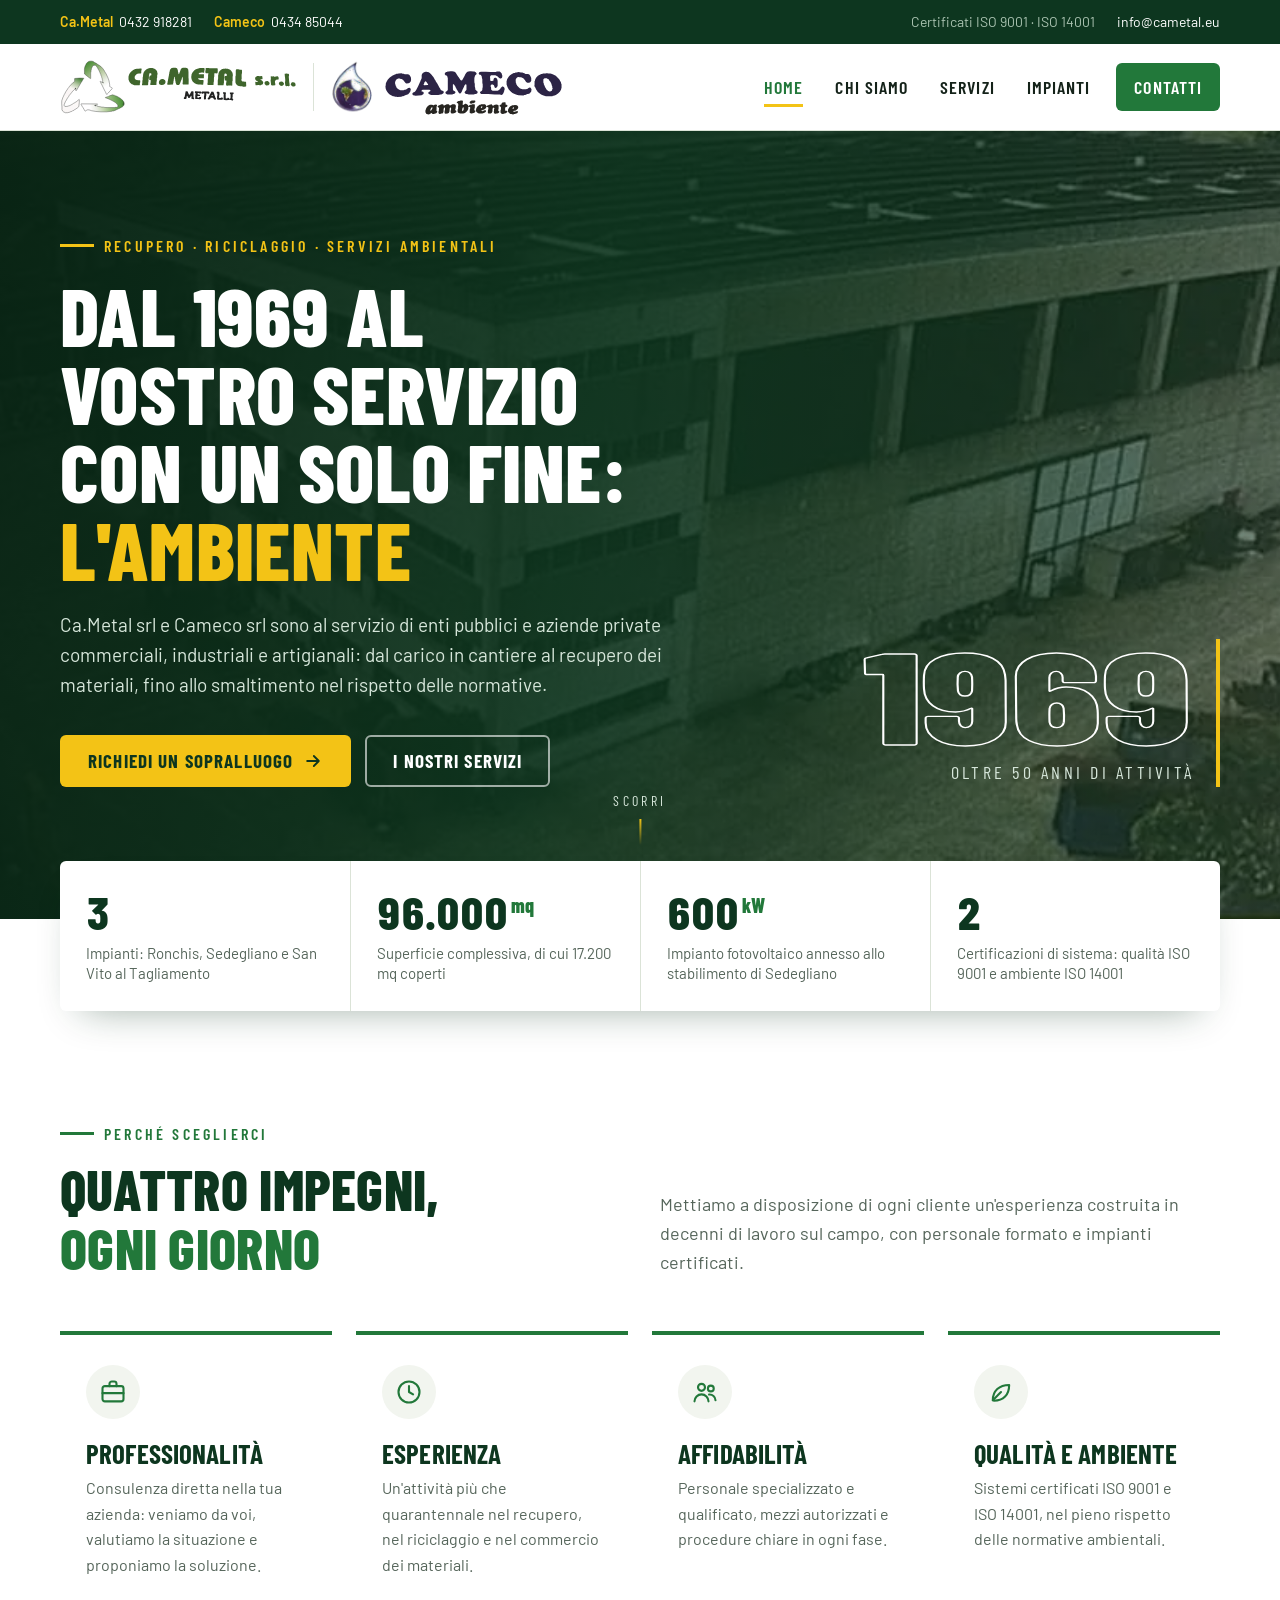
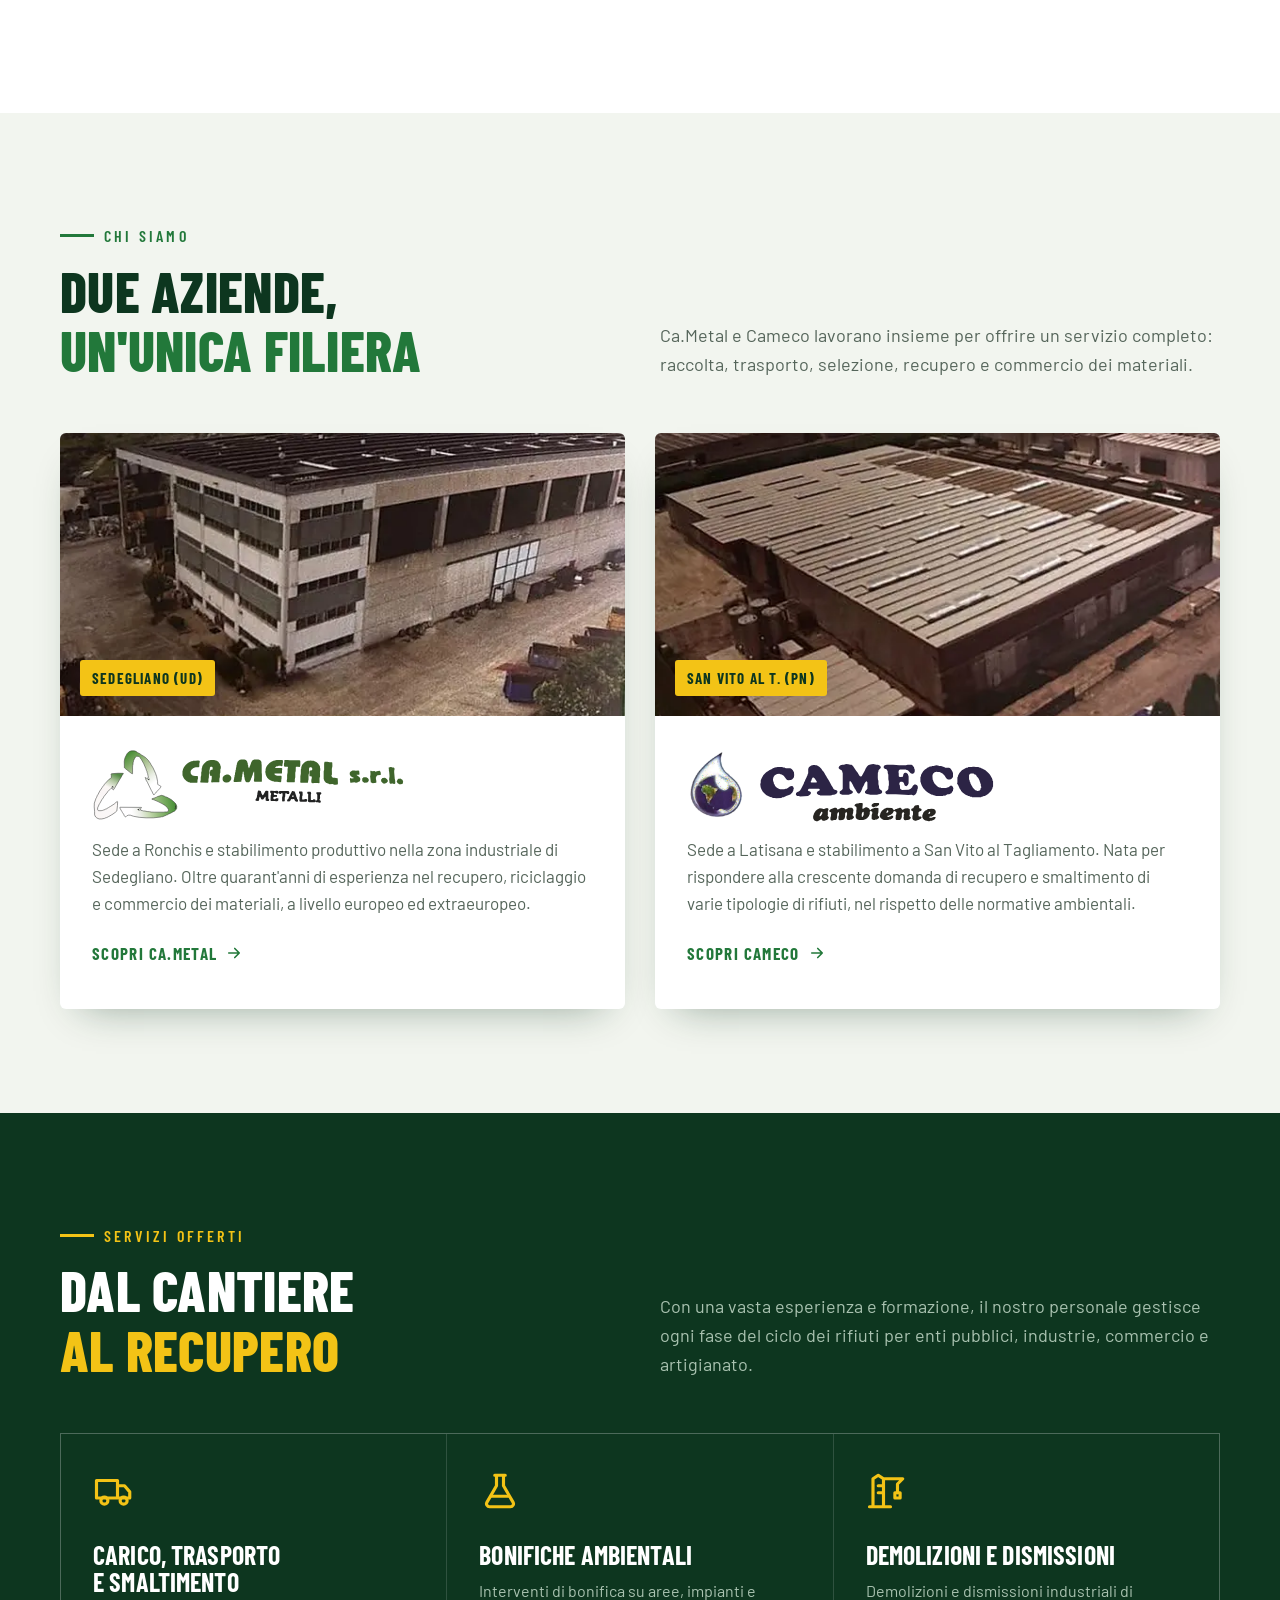
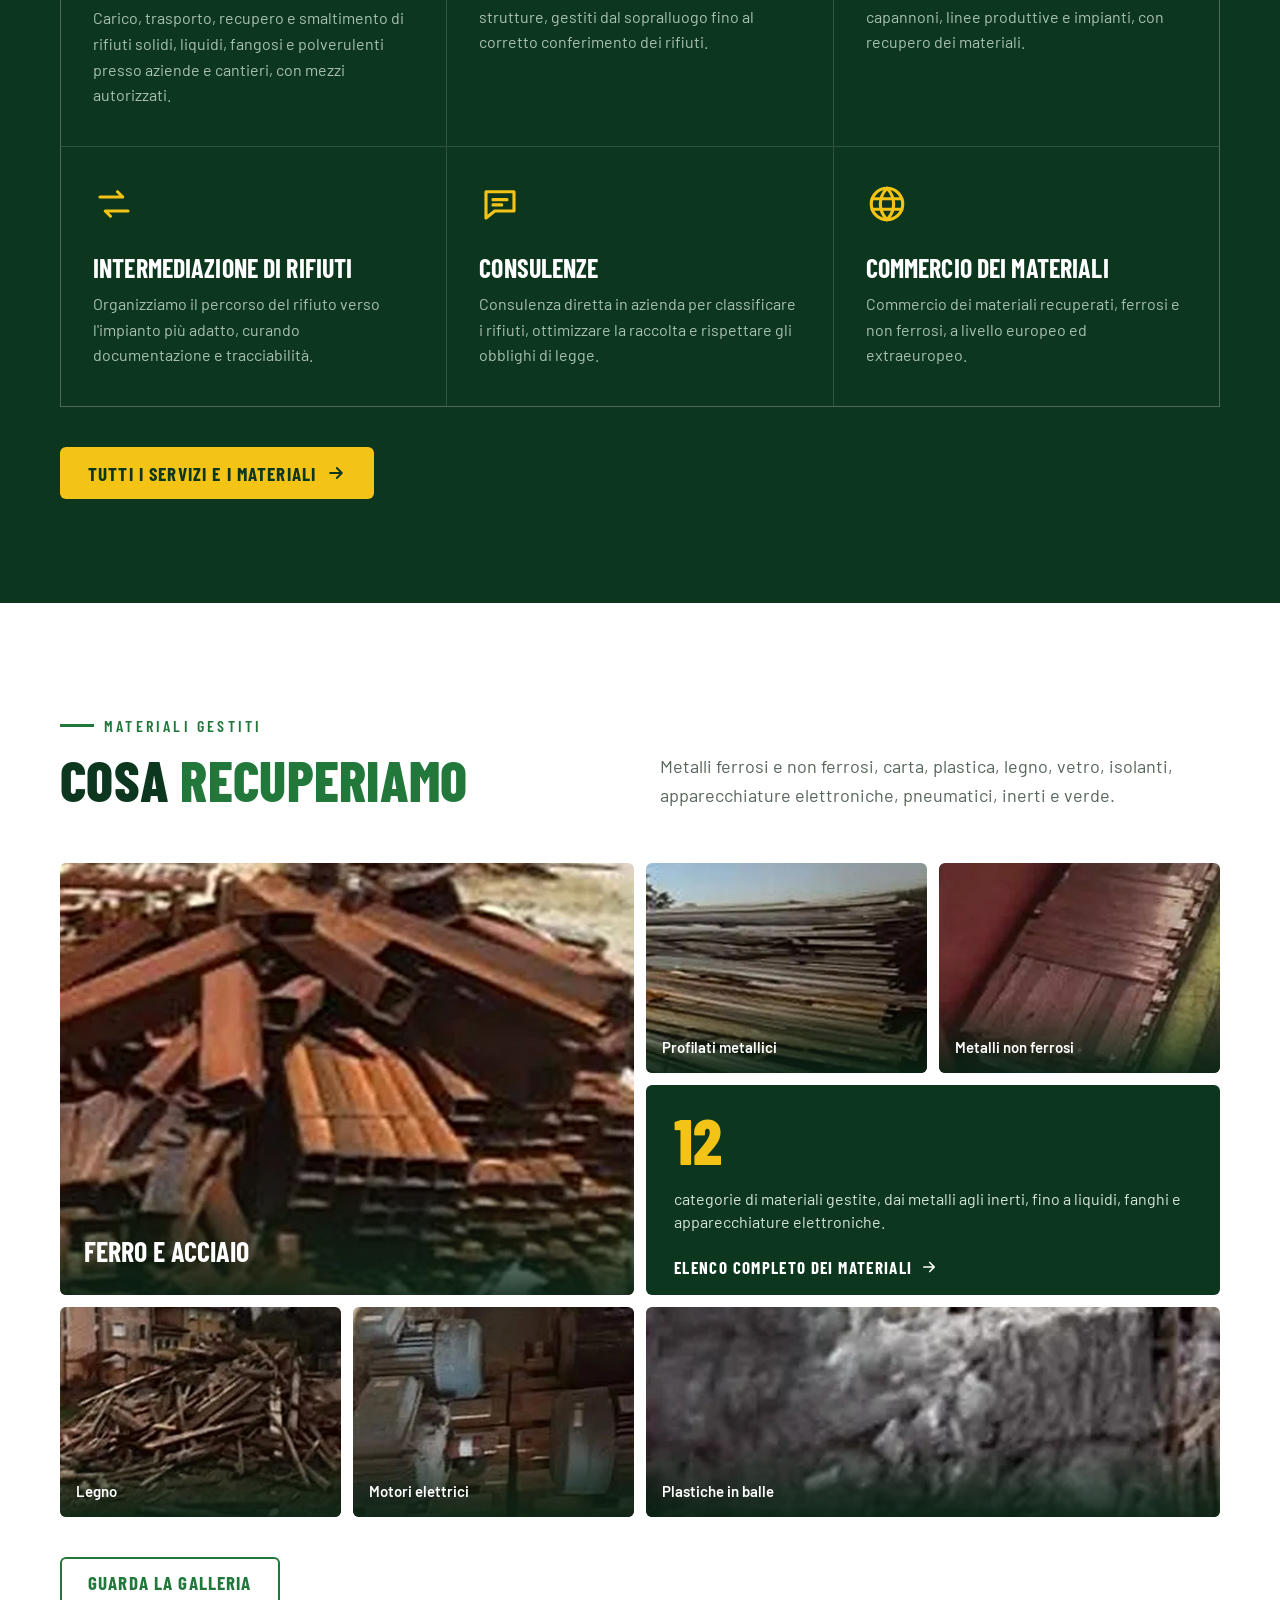
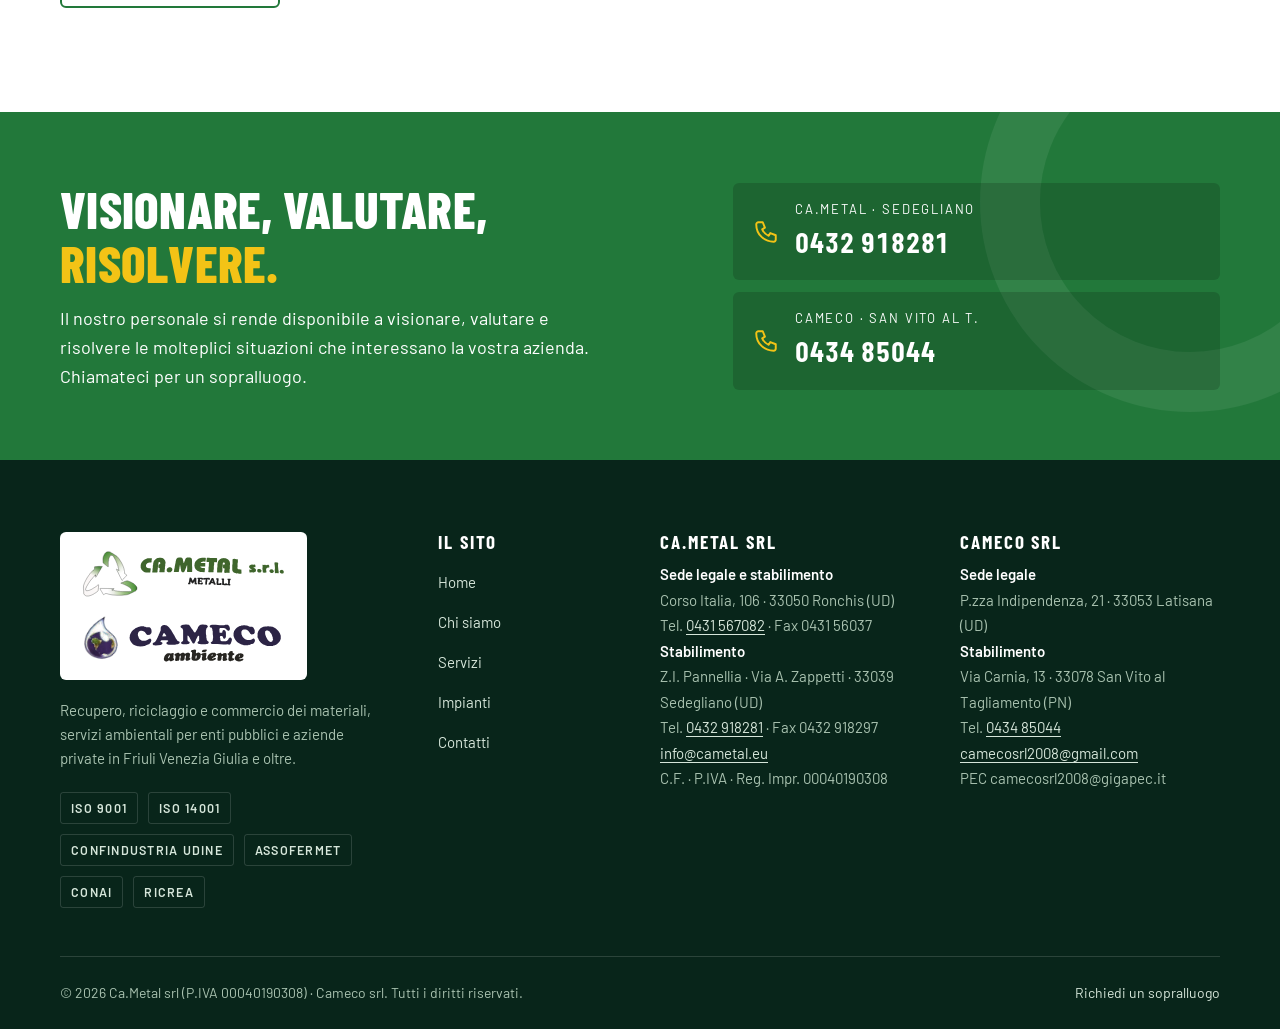
<file: index.html>
<!doctype html>
<html lang="it">
<head>
<meta charset="utf-8">
<meta name="viewport" content="width=device-width, initial-scale=1, viewport-fit=cover">
<title>Ca.Metal & Cameco | Recupero metalli e servizi ambientali in Friuli</title>
<meta name="description" content="Ca.Metal srl e Cameco srl: dal 1969 recupero, riciclaggio e commercio di metalli, raccolta e smaltimento rifiuti, bonifiche e demolizioni industriali. Impianti a Sedegliano (UD) e San Vito al Tagliamento (PN).">
<meta property="og:title" content="Ca.Metal & Cameco | Recupero metalli e servizi ambientali in Friuli">
<meta property="og:description" content="Ca.Metal srl e Cameco srl: dal 1969 recupero, riciclaggio e commercio di metalli, raccolta e smaltimento rifiuti, bonifiche e demolizioni industriali. Impianti a Sedegliano (UD) e San Vito al Tagliamento (PN).">
<meta property="og:type" content="website">
<meta property="og:image" content="impianto-sedegliano.webp">
<meta name="theme-color" content="#0d361f">
<link rel="icon" href="favicon.svg" type="image/svg+xml">
<link rel="preconnect" href="https://fonts.googleapis.com"><link rel="preconnect" href="https://fonts.gstatic.com" crossorigin><link rel="preload" as="style" href="https://fonts.googleapis.com/css2?family=Barlow+Condensed:wght@500;600;700;800&family=Barlow:wght@400;500;600&display=swap"><link rel="stylesheet" href="https://fonts.googleapis.com/css2?family=Barlow+Condensed:wght@500;600;700;800&family=Barlow:wght@400;500;600&display=swap" media="print" onload="this.media='all'"><noscript><link rel="stylesheet" href="https://fonts.googleapis.com/css2?family=Barlow+Condensed:wght@500;600;700;800&family=Barlow:wght@400;500;600&display=swap"></noscript>
<link rel="preload" as="image" href="impianto-sedegliano.webp" fetchpriority="high">
<link rel="stylesheet" href="style.css">
<script type="application/ld+json">
{"@context":"https://schema.org","@graph":[
 {"@type":"Organization","name":"Ca.Metal srl","url":"https://www.cametal.eu","email":"info@cametal.eu","telephone":"+39 0431 567082","faxNumber":"+39 0431 56037","vatID":"IT00040190308","taxID":"00040190308",
   "address":{"@type":"PostalAddress","streetAddress":"Corso Italia, 106","postalCode":"33050","addressLocality":"Ronchis","addressRegion":"UD","addressCountry":"IT"},
   "foundingDate":"1969"},
 {"@type":"Organization","name":"Cameco srl","email":"camecosrl2008@gmail.com","telephone":"+39 0434 85044",
   "address":{"@type":"PostalAddress","streetAddress":"Piazza Indipendenza, 21","postalCode":"33053","addressLocality":"Latisana","addressRegion":"UD","addressCountry":"IT"}}
]}
</script>
</head>
<body>
<a class="skip" href="#main">Vai al contenuto</a>
<div class="topbar">
  <div class="wrap">
    <div class="tb-group">
      <span><b>Ca.Metal</b><a href="tel:+390432918281">0432 918281</a></span>
      <span><b>Cameco</b><a href="tel:+39043485044">0434 85044</a></span>
    </div>
    <div class="tb-group">
      <span class="tb-hide">Certificati ISO 9001 · ISO 14001</span>
      <a href="mailto:info@cametal.eu">info@cametal.eu</a>
    </div>
  </div>
</div>
<header class="header">
  <div class="wrap">
    <a class="brand" href="index.html" aria-label="Ca.Metal e Cameco, vai alla home">
      <img class="logo-cm" src="logo-cametal-h.svg" alt="Ca.Metal s.r.l. Metalli" width="685" height="162">
      <span class="brand-sep" aria-hidden="true"></span>
      <img class="logo-cc" src="logo-cameco-h.svg" alt="Cameco ambiente" width="500" height="120">
    </a>
    <button class="menu-toggle" aria-label="Apri il menu" aria-expanded="false" aria-controls="nav"><span></span><span></span><span></span></button>
    <nav class="nav" id="nav" aria-label="Menu principale">
      <ul>
        <li><a href="index.html" aria-current="page">Home</a></li><li><a href="chi-siamo.html">Chi siamo</a></li><li><a href="servizi.html">Servizi</a></li><li><a href="impianti.html">Impianti</a></li>
        <li class="nav-cta"><a href="contatti.html">Contatti</a></li>
      </ul>
    </nav>
  </div>
</header>
<main id="main">

<section class="hero">
  <div class="wrap">
    <div>
      <span class="eyebrow">Recupero · Riciclaggio · Servizi ambientali</span>
      <h1><span class="hero-line">Dal 1969 al vostro servizio</span><span class="hero-line">con un solo fine:</span><span class="hero-line">l'ambiente</span></h1>
      <p class="lead">Ca.Metal srl e Cameco srl sono al servizio di enti pubblici e aziende private commerciali, industriali e artigianali: dal carico in cantiere al recupero dei materiali, fino allo smaltimento nel rispetto delle normative.</p>
      <div class="actions">
        <a class="btn btn-signal" href="contatti.html">Richiedi un sopralluogo <svg viewBox="0 0 24 24" fill="none" stroke="currentColor" stroke-width="2.2" stroke-linecap="round" stroke-linejoin="round" aria-hidden="true"><path d="M5 12h14M13 6l6 6-6 6"/></svg></a>
        <a class="btn btn-ghost" href="servizi.html">I nostri servizi</a>
      </div>
    </div>
    <div class="since"><svg viewBox="0 0 384 130" aria-hidden="true"><text x="2" y="122" textLength="380" lengthAdjust="spacingAndGlyphs">1969</text></svg><small>Oltre 50 anni di attività</small></div>
  </div>
  <a class="scroll-cue" href="#numeri" aria-label="Scorri ai numeri chiave">Scorri<i></i></a>
</section>

<section class="stats" id="numeri">
  <div class="wrap">
    <div class="stats-grid">
      <div class="stat"><div class="num">3</div><div class="lbl">Impianti: Ronchis, Sedegliano e San Vito al Tagliamento</div></div>
      <div class="stat"><div class="num">96.000<sup>mq</sup></div><div class="lbl">Superficie complessiva, di cui 17.200 mq coperti</div></div>
      <div class="stat"><div class="num">600<sup>kW</sup></div><div class="lbl">Impianto fotovoltaico annesso allo stabilimento di Sedegliano</div></div>
      <div class="stat"><div class="num">2</div><div class="lbl">Certificazioni di sistema: qualità ISO 9001 e ambiente ISO 14001</div></div>
    </div>
  </div>
</section>

<section class="section">
  <div class="wrap">
    <div class="sec-head">
      <div><span class="eyebrow on-light">Perché sceglierci</span><h2>Quattro impegni, <span>ogni giorno</span></h2></div>
      <p>Mettiamo a disposizione di ogni cliente un'esperienza costruita in decenni di lavoro sul campo, con personale formato e impianti certificati.</p>
    </div>
    <div class="values"><article class="value reveal"><div class="ico"><svg viewBox="0 0 24 24" fill="none" stroke="currentColor" stroke-width="1.8" stroke-linecap="round" stroke-linejoin="round" aria-hidden="true"><rect x="3" y="7" width="18" height="13" rx="2"/><path d="M9 7V5a2 2 0 0 1 2-2h2a2 2 0 0 1 2 2v2M3 13h18"/></svg></div><h3>Professionalità</h3><p>Consulenza diretta nella tua azienda: veniamo da voi, valutiamo la situazione e proponiamo la soluzione.</p></article><article class="value reveal"><div class="ico"><svg viewBox="0 0 24 24" fill="none" stroke="currentColor" stroke-width="1.8" stroke-linecap="round" stroke-linejoin="round" aria-hidden="true"><circle cx="12" cy="12" r="9"/><path d="M12 7v5l3.5 2"/></svg></div><h3>Esperienza</h3><p>Un'attività più che quarantennale nel recupero, nel riciclaggio e nel commercio dei materiali.</p></article><article class="value reveal"><div class="ico"><svg viewBox="0 0 24 24" fill="none" stroke="currentColor" stroke-width="1.8" stroke-linecap="round" stroke-linejoin="round" aria-hidden="true"><circle cx="9" cy="8" r="3"/><path d="M3 20a6 6 0 0 1 12 0"/><circle cx="17" cy="9" r="2.5"/><path d="M15.5 14.2A5 5 0 0 1 21 19"/></svg></div><h3>Affidabilità</h3><p>Personale specializzato e qualificato, mezzi autorizzati e procedure chiare in ogni fase.</p></article><article class="value reveal"><div class="ico"><svg viewBox="0 0 24 24" fill="none" stroke="currentColor" stroke-width="1.8" stroke-linecap="round" stroke-linejoin="round" aria-hidden="true"><path d="M5 19c0-8 5.5-13 14-13 0 8.5-5 13.5-13 13.5"/><path d="M5 19l7-7"/></svg></div><h3>Qualità e ambiente</h3><p>Sistemi certificati ISO 9001 e ISO 14001, nel pieno rispetto delle normative ambientali.</p></article></div>
  </div>
</section>

<section class="section alt">
  <div class="wrap">
    <div class="sec-head">
      <div><span class="eyebrow on-light">Chi siamo</span><h2>Due aziende, <span>un'unica filiera</span></h2></div>
      <p>Ca.Metal e Cameco lavorano insieme per offrire un servizio completo: raccolta, trasporto, selezione, recupero e commercio dei materiali.</p>
    </div>
    <div class="companies">
      <article class="company reveal">
        <div class="ph"><img width="600" height="325" src="impianto-sedegliano-600.webp" srcset="impianto-sedegliano-600.webp 600w, impianto-sedegliano.webp 900w" sizes="(max-width: 920px) 92vw, 560px" alt="Vista aerea dello stabilimento Ca.Metal di Sedegliano" loading="lazy"><span class="tag">Sedegliano (UD)</span></div>
        <div class="body">
          <h3 class="logo-title"><img src="logo-cametal-h.svg" alt="Ca.Metal s.r.l. Metalli" width="685" height="162" loading="lazy"></h3>
          <p>Sede a Ronchis e stabilimento produttivo nella zona industriale di Sedegliano. Oltre quarant'anni di esperienza nel recupero, riciclaggio e commercio dei materiali, a livello europeo ed extraeuropeo.</p>
          <a class="more" href="chi-siamo.html#cametal">Scopri Ca.Metal <svg viewBox="0 0 24 24" fill="none" stroke="currentColor" stroke-width="2.2" stroke-linecap="round" stroke-linejoin="round" aria-hidden="true"><path d="M5 12h14M13 6l6 6-6 6"/></svg></a>
        </div>
      </article>
      <article class="company reveal">
        <div class="ph"><img width="600" height="335" src="impianto-san-vito-600.webp" srcset="impianto-san-vito-600.webp 600w, impianto-san-vito.webp 900w" sizes="(max-width: 920px) 92vw, 560px" alt="Vista aerea dello stabilimento Cameco di San Vito al Tagliamento" loading="lazy"><span class="tag">San Vito al T. (PN)</span></div>
        <div class="body">
          <h3 class="logo-title"><img src="logo-cameco-h.svg" alt="Cameco ambiente" width="500" height="120" loading="lazy"></h3>
          <p>Sede a Latisana e stabilimento a San Vito al Tagliamento. Nata per rispondere alla crescente domanda di recupero e smaltimento di varie tipologie di rifiuti, nel rispetto delle normative ambientali.</p>
          <a class="more" href="chi-siamo.html#cameco">Scopri Cameco <svg viewBox="0 0 24 24" fill="none" stroke="currentColor" stroke-width="2.2" stroke-linecap="round" stroke-linejoin="round" aria-hidden="true"><path d="M5 12h14M13 6l6 6-6 6"/></svg></a>
        </div>
      </article>
    </div>
  </div>
</section>

<section class="section dark">
  <div class="wrap">
    <div class="sec-head">
      <div><span class="eyebrow">Servizi offerti</span><h2>Dal cantiere <span>al recupero</span></h2></div>
      <p>Con una vasta esperienza e formazione, il nostro personale gestisce ogni fase del ciclo dei rifiuti per enti pubblici, industrie, commercio e artigianato.</p>
    </div>
    <div class="services"><article class="service reveal"><div class="ico"><svg viewBox="0 0 24 24" fill="none" stroke="currentColor" stroke-width="1.8" stroke-linecap="round" stroke-linejoin="round" aria-hidden="true"><path d="M2 6h12v10H2zM14 9h4l3 3.5V16h-7z"/><circle cx="6.5" cy="17.5" r="2"/><circle cx="17.5" cy="17.5" r="2"/></svg></div><h3>Carico, trasporto e smaltimento</h3><p>Carico, trasporto, recupero e smaltimento di rifiuti solidi, liquidi, fangosi e polverulenti presso aziende e cantieri, con mezzi autorizzati.</p></article><article class="service reveal"><div class="ico"><svg viewBox="0 0 24 24" fill="none" stroke="currentColor" stroke-width="1.8" stroke-linecap="round" stroke-linejoin="round" aria-hidden="true"><path d="M9 3h6M10 3v6L4.5 18.5A1.7 1.7 0 0 0 6 21h12a1.7 1.7 0 0 0 1.5-2.5L14 9V3"/><path d="M7 15h10"/></svg></div><h3>Bonifiche ambientali</h3><p>Interventi di bonifica su aree, impianti e strutture, gestiti dal sopralluogo fino al corretto conferimento dei rifiuti.</p></article><article class="service reveal"><div class="ico"><svg viewBox="0 0 24 24" fill="none" stroke="currentColor" stroke-width="1.8" stroke-linecap="round" stroke-linejoin="round" aria-hidden="true"><path d="M4 21V5l3-2 3 2v16M2 21h12M10 5h11l-3 3M7 9h3M7 13h3M18 8v5"/><path d="M16.5 13h3v3h-3z"/></svg></div><h3>Demolizioni e dismissioni</h3><p>Demolizioni e dismissioni industriali di capannoni, linee produttive e impianti, con recupero dei materiali.</p></article><article class="service reveal"><div class="ico"><svg viewBox="0 0 24 24" fill="none" stroke="currentColor" stroke-width="1.8" stroke-linecap="round" stroke-linejoin="round" aria-hidden="true"><path d="M4 8h13l-3-3M20 16H7l3 3"/></svg></div><h3>Intermediazione di rifiuti</h3><p>Organizziamo il percorso del rifiuto verso l'impianto più adatto, curando documentazione e tracciabilità.</p></article><article class="service reveal"><div class="ico"><svg viewBox="0 0 24 24" fill="none" stroke="currentColor" stroke-width="1.8" stroke-linecap="round" stroke-linejoin="round" aria-hidden="true"><path d="M4 5h16v11H9l-5 4z"/><path d="M8 9.5h8M8 12.5h5"/></svg></div><h3>Consulenze</h3><p>Consulenza diretta in azienda per classificare i rifiuti, ottimizzare la raccolta e rispettare gli obblighi di legge.</p></article><article class="service reveal"><div class="ico"><svg viewBox="0 0 24 24" fill="none" stroke="currentColor" stroke-width="1.8" stroke-linecap="round" stroke-linejoin="round" aria-hidden="true"><circle cx="12" cy="12" r="9"/><path d="M3.5 9h17M3.5 15h17M12 3c2.5 2.6 3.8 5.6 3.8 9S14.5 18.4 12 21c-2.5-2.6-3.8-5.6-3.8-9S9.5 5.6 12 3z"/></svg></div><h3>Commercio dei materiali</h3><p>Commercio dei materiali recuperati, ferrosi e non ferrosi, a livello europeo ed extraeuropeo.</p></article></div>
    <div class="after-grid"><a class="btn btn-signal" href="servizi.html">Tutti i servizi e i materiali <svg viewBox="0 0 24 24" fill="none" stroke="currentColor" stroke-width="2.2" stroke-linecap="round" stroke-linejoin="round" aria-hidden="true"><path d="M5 12h14M13 6l6 6-6 6"/></svg></a></div>
  </div>
</section>

<section class="section">
  <div class="wrap">
    <div class="sec-head">
      <div><span class="eyebrow on-light">Materiali gestiti</span><h2>Cosa <span>recuperiamo</span></h2></div>
      <p>Metalli ferrosi e non ferrosi, carta, plastica, legno, vetro, isolanti, apparecchiature elettroniche, pneumatici, inerti e verde.</p>
    </div>
    <div class="bento">
      <figure class="b-wide b-tall reveal"><img width="480" height="415" src="ferro.webp" alt="Rottami di ferro e acciaio" loading="lazy"><figcaption>Ferro e acciaio</figcaption></figure>
      <figure class="reveal"><img width="480" height="469" src="profilati.webp" alt="Profilati metallici" loading="lazy"><figcaption>Profilati metallici</figcaption></figure>
      <figure class="reveal"><img width="480" height="459" src="metalli-misti.webp" alt="Lastre di metalli non ferrosi" loading="lazy"><figcaption>Metalli non ferrosi</figcaption></figure>
      <div class="b-text b-wide reveal">
        <div class="row"><b>12</b><p>categorie di materiali gestite, dai metalli agli inerti, fino a liquidi, fanghi e apparecchiature elettroniche.</p></div>
        <a href="servizi.html#materiali">Elenco completo dei materiali <svg viewBox="0 0 24 24" fill="none" stroke="currentColor" stroke-width="2.2" stroke-linecap="round" stroke-linejoin="round" aria-hidden="true"><path d="M5 12h14M13 6l6 6-6 6"/></svg></a>
      </div>
      <figure class="reveal"><img width="480" height="455" src="legno.webp" alt="Legno da recupero" loading="lazy"><figcaption>Legno</figcaption></figure>
      <figure class="reveal"><img width="480" height="445" src="motori-elettrici.webp" alt="Motori elettrici dismessi" loading="lazy"><figcaption>Motori elettrici</figcaption></figure>
      <figure class="b-wide reveal"><img width="480" height="383" src="imballaggi.webp" alt="Plastiche pressate in balle" loading="lazy"><figcaption>Plastiche in balle</figcaption></figure>
    </div>
    <div class="after-grid"><a class="btn btn-outline" href="impianti.html#galleria">Guarda la galleria</a></div>
  </div>
</section>

<section class="cta-band">
  <div class="wrap">
    <div class="reveal">
      <h2>Visionare, valutare, <span>risolvere.</span></h2>
      <p>Il nostro personale si rende disponibile a visionare, valutare e risolvere le molteplici situazioni che interessano la vostra azienda. Chiamateci per un sopralluogo.</p>
    </div>
    <div class="cta-phones reveal">
      <a class="cta-phone" href="tel:+390432918281"><svg viewBox="0 0 24 24" fill="none" stroke="currentColor" stroke-width="1.8" stroke-linecap="round" stroke-linejoin="round" aria-hidden="true"><path d="M5 3h4l2 5-2.5 1.5a11 11 0 0 0 6 6L16 13l5 2v4a2 2 0 0 1-2 2A16 16 0 0 1 3 5a2 2 0 0 1 2-2z"/></svg><span><small>Ca.Metal · Sedegliano</small><b>0432 918281</b></span></a>
      <a class="cta-phone" href="tel:+39043485044"><svg viewBox="0 0 24 24" fill="none" stroke="currentColor" stroke-width="1.8" stroke-linecap="round" stroke-linejoin="round" aria-hidden="true"><path d="M5 3h4l2 5-2.5 1.5a11 11 0 0 0 6 6L16 13l5 2v4a2 2 0 0 1-2 2A16 16 0 0 1 3 5a2 2 0 0 1 2-2z"/></svg><span><small>Cameco · San Vito al T.</small><b>0434 85044</b></span></a>
    </div>
  </div>
</section>

</main>
<footer class="footer">
  <div class="wrap">
    <div class="foot-grid">
      <div>
        <a class="logo-plate" href="index.html" aria-label="Ca.Metal e Cameco, vai alla home">
          <img src="logo-cametal-h.svg" alt="Ca.Metal s.r.l. Metalli" width="685" height="162" loading="lazy">
          <img src="logo-cameco-h.svg" alt="Cameco ambiente" width="500" height="120" loading="lazy">
        </a>
        <p>Recupero, riciclaggio e commercio dei materiali, servizi ambientali per enti pubblici e aziende private in Friuli Venezia Giulia e oltre.</p>
        <div class="foot-badges"><span>ISO 9001</span><span>ISO 14001</span><span>Confindustria Udine</span><span>Assofermet</span><span>Conai</span><span>Ricrea</span></div>
      </div>
      <div>
        <h2 class="foot-h">Il sito</h2>
        <ul>
          <li><a href="index.html">Home</a></li>
          <li><a href="chi-siamo.html">Chi siamo</a></li>
          <li><a href="servizi.html">Servizi</a></li>
          <li><a href="impianti.html">Impianti</a></li>
          <li><a href="contatti.html">Contatti</a></li>
        </ul>
      </div>
      <div>
        <h2 class="foot-h">Ca.Metal srl</h2>
        <address>
          <b>Sede legale e stabilimento</b><br>Corso Italia, 106 · 33050 Ronchis (UD)<br>
          Tel. <a href="tel:+390431567082">0431 567082</a> · Fax 0431 56037<br>
          <b>Stabilimento</b><br>Z.I. Pannellia · Via A. Zappetti · 33039 Sedegliano (UD)<br>
          Tel. <a href="tel:+390432918281">0432 918281</a> · Fax 0432 918297<br>
          <a href="mailto:info@cametal.eu">info@cametal.eu</a><br>
          C.F. · P.IVA · Reg. Impr. 00040190308
        </address>
      </div>
      <div>
        <h2 class="foot-h">Cameco srl</h2>
        <address>
          <b>Sede legale</b><br>P.zza Indipendenza, 21 · 33053 Latisana (UD)<br>
          <b>Stabilimento</b><br>Via Carnia, 13 · 33078 San Vito al Tagliamento (PN)<br>
          Tel. <a href="tel:+39043485044">0434 85044</a><br>
          <a href="mailto:camecosrl2008@gmail.com">camecosrl2008@gmail.com</a><br>
          PEC camecosrl2008@gigapec.it
        </address>
      </div>
    </div>
    <div class="foot-bottom">
      <span>© <span id="year">2026</span> Ca.Metal srl (P.IVA 00040190308) · Cameco srl. Tutti i diritti riservati.</span>
      <span><a href="contatti.html">Richiedi un sopralluogo</a></span>
    </div>
  </div>
</footer>
<script src="main.js"></script>
</body>
</html>
</file>
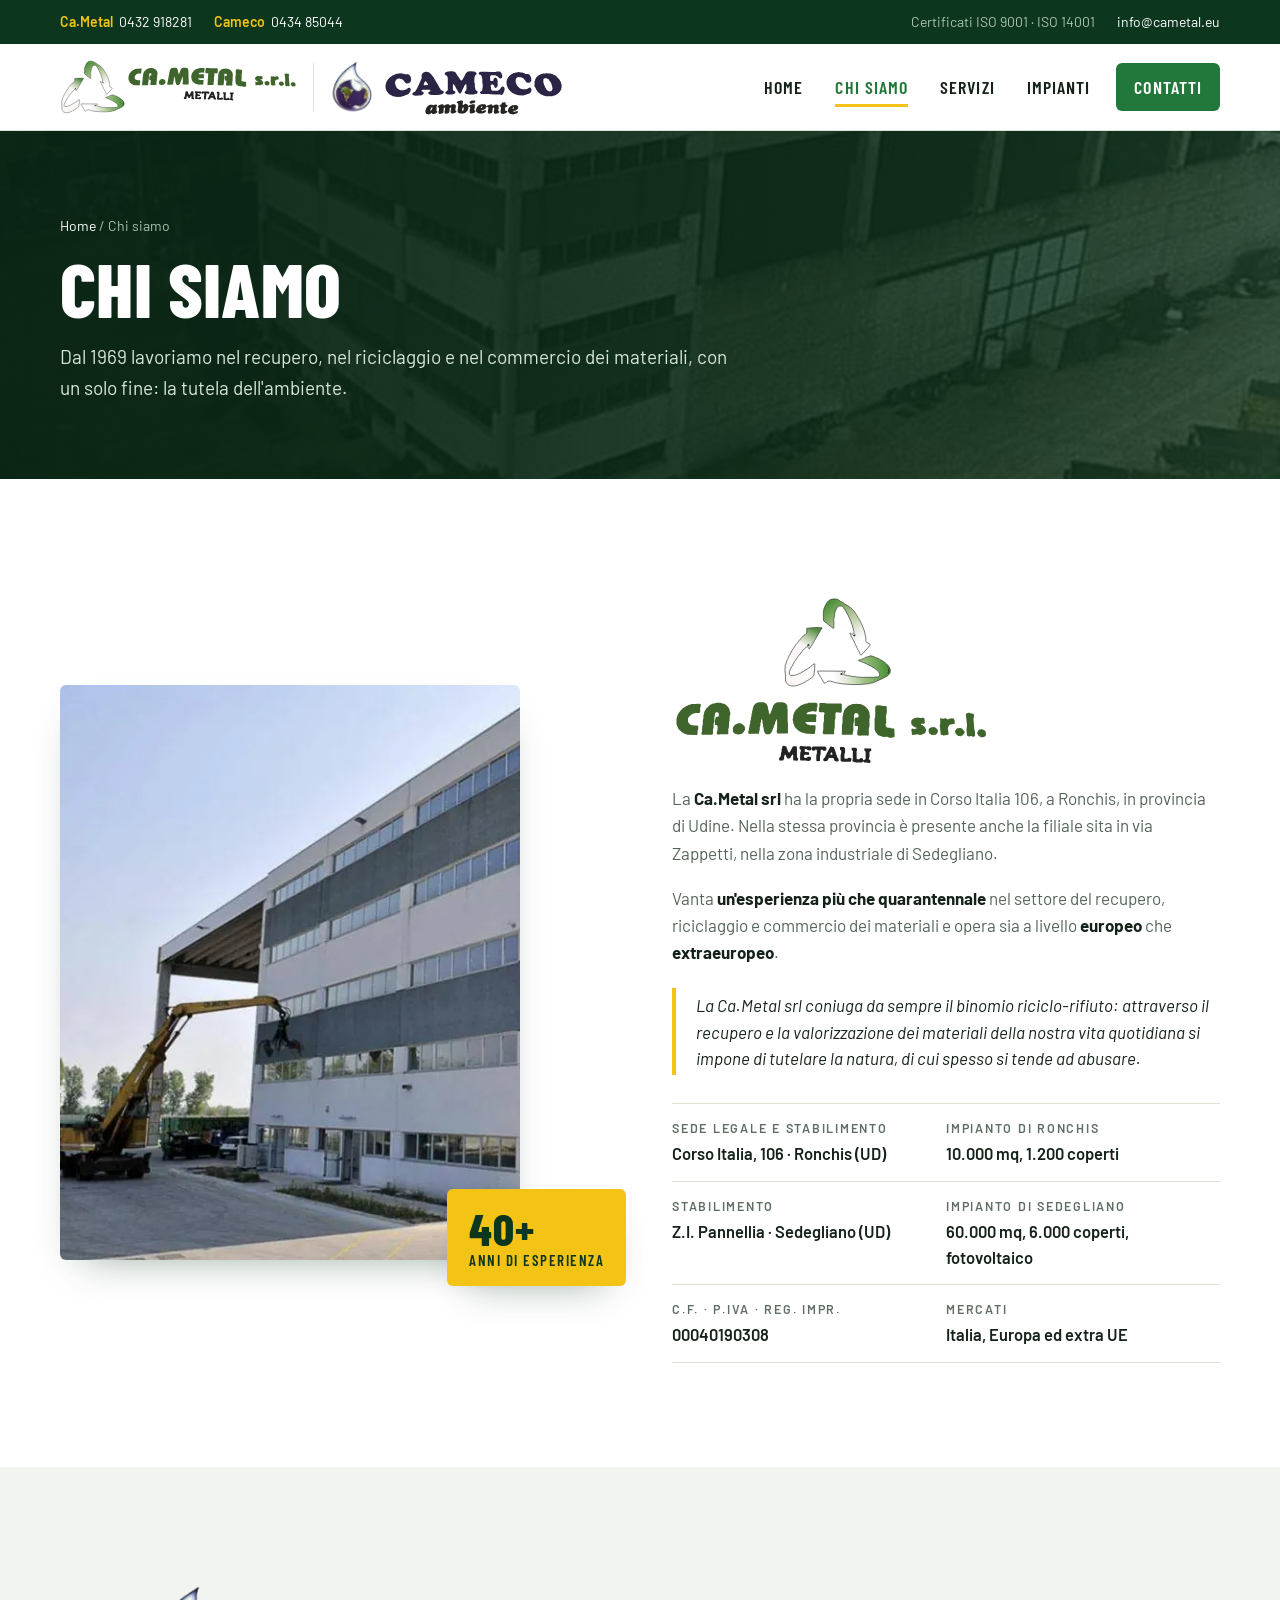
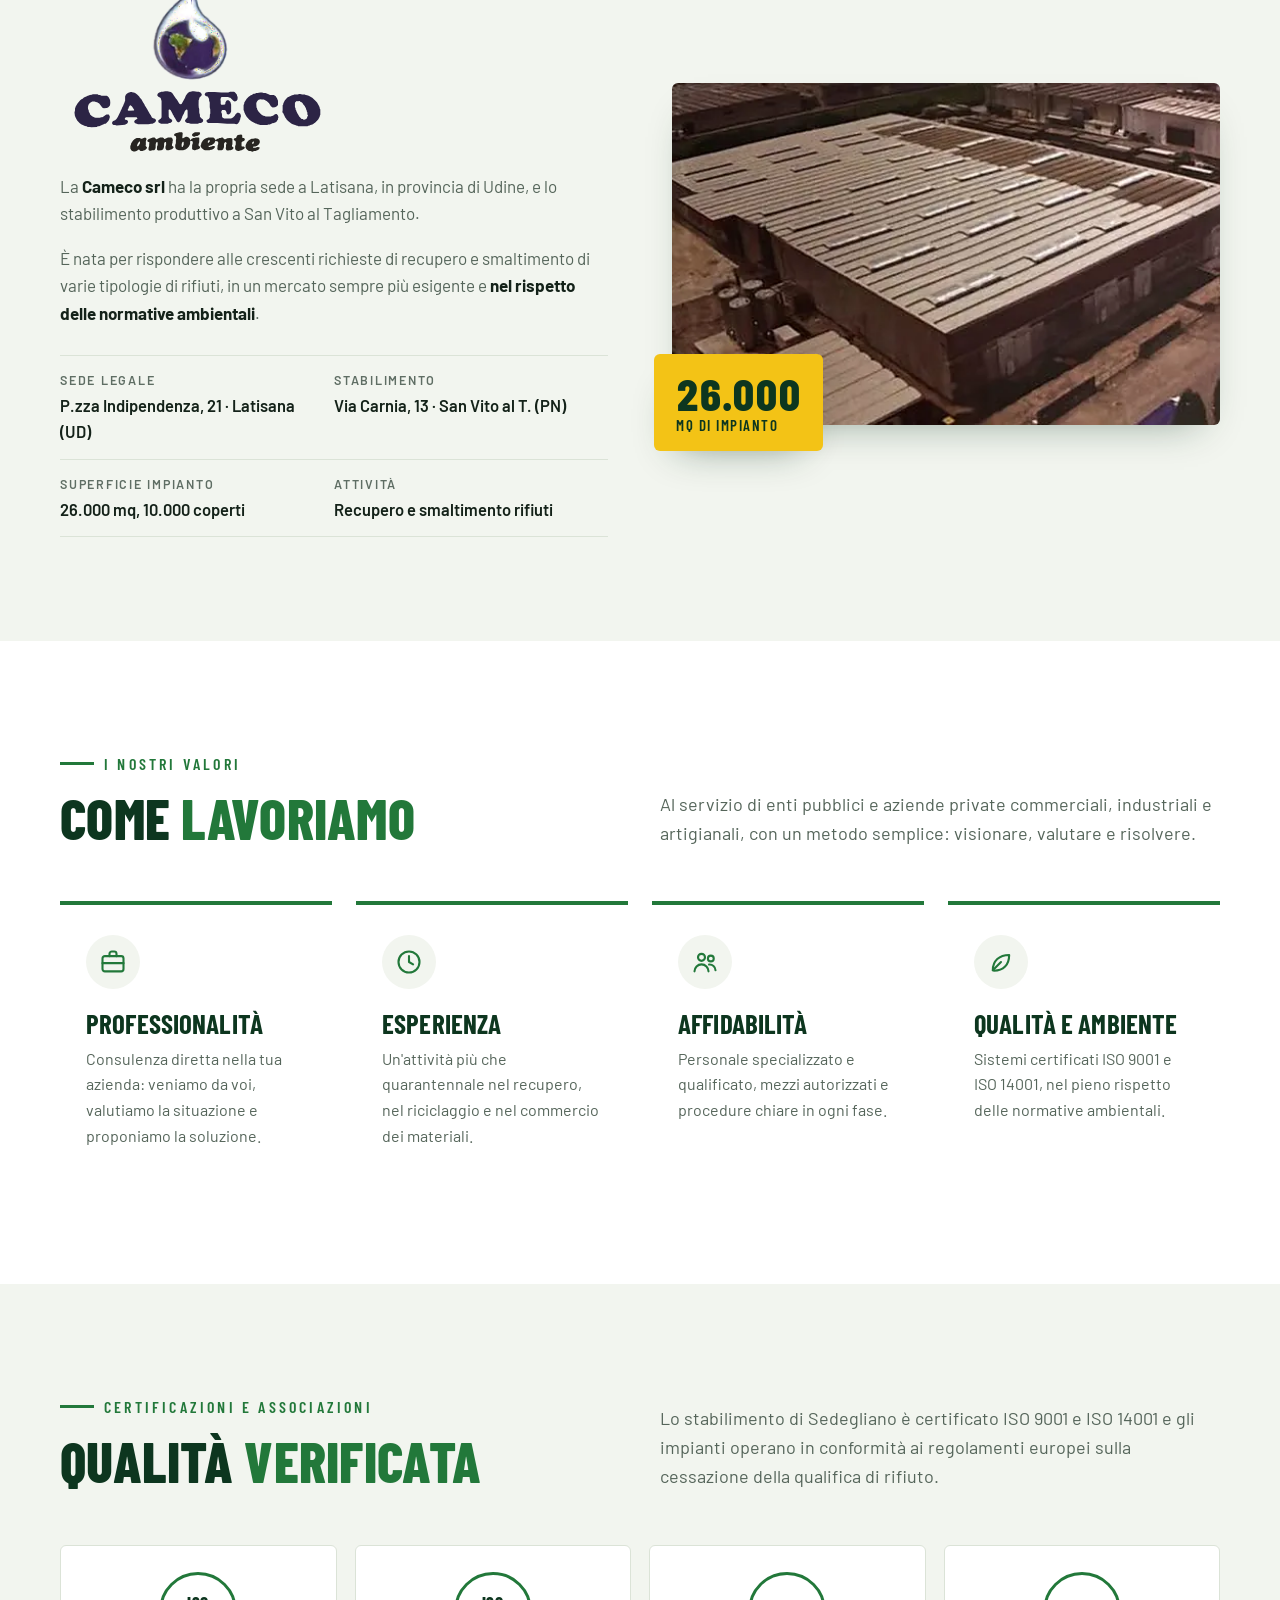
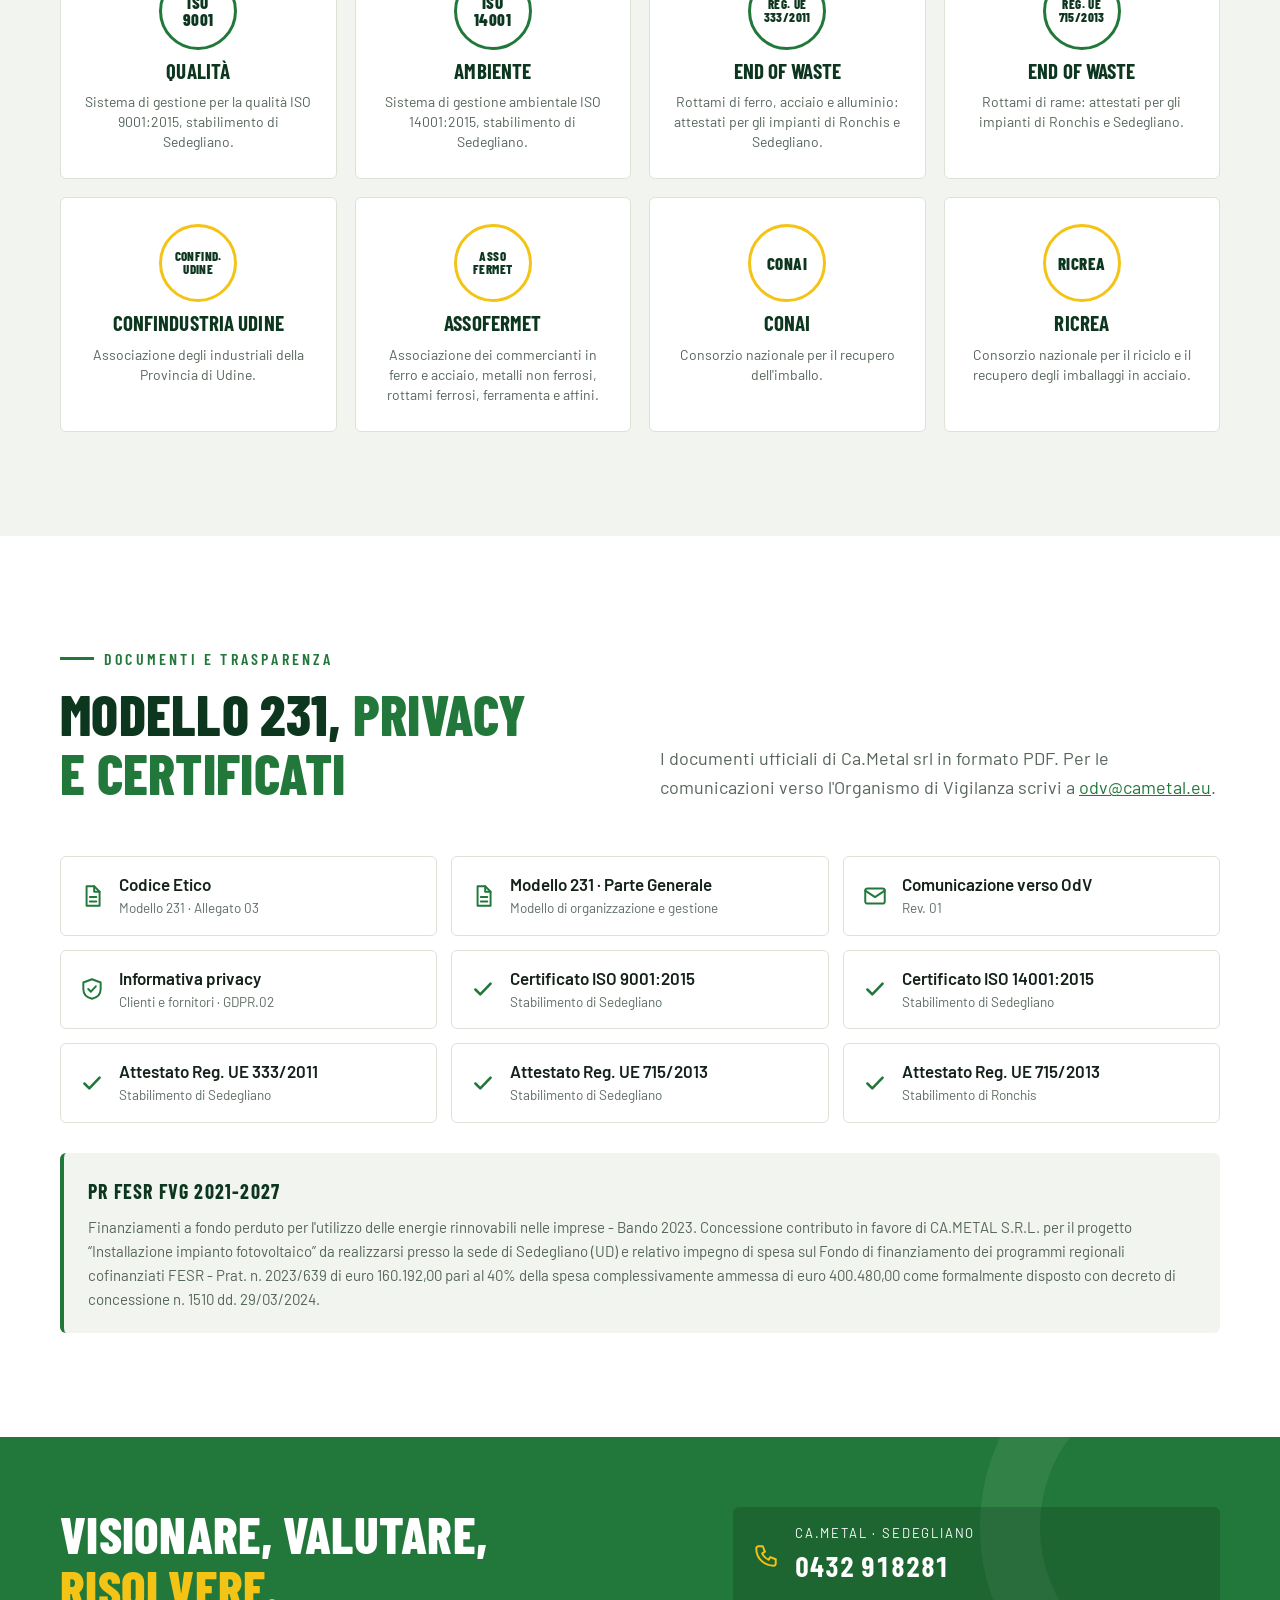
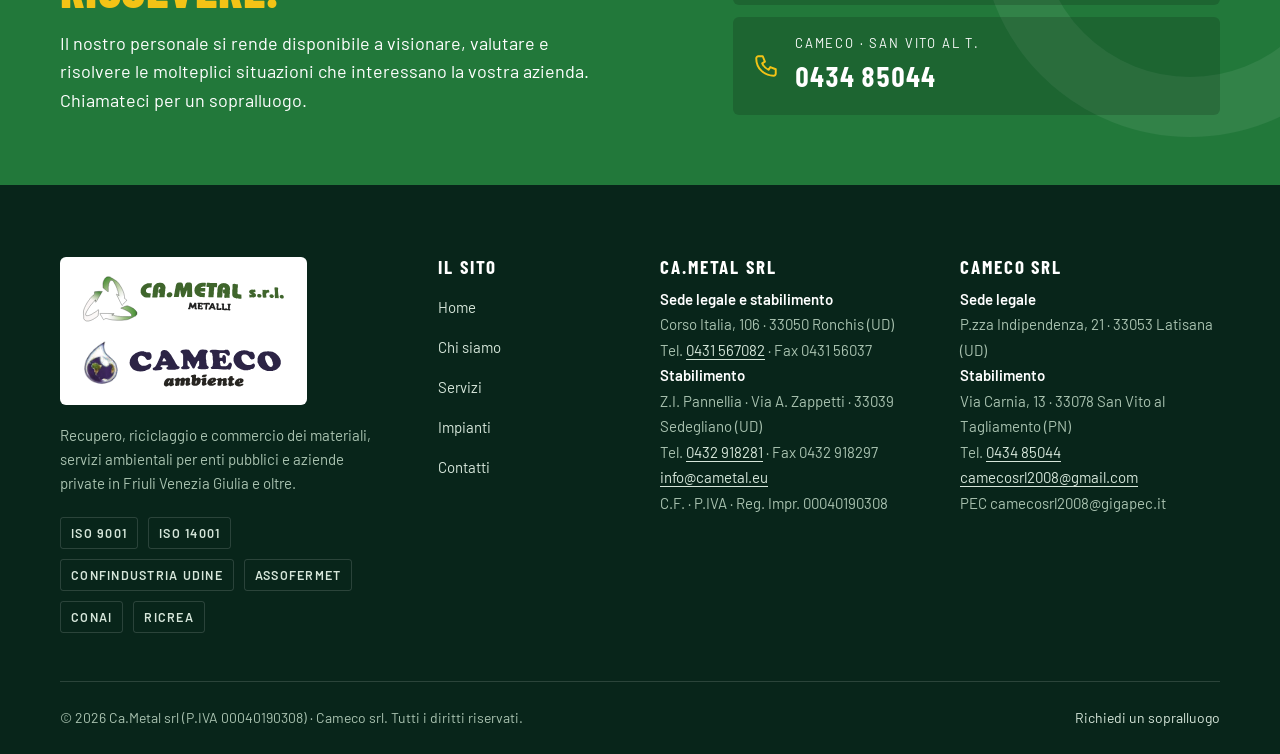
<file: chi-siamo.html>
<!doctype html>
<html lang="it">
<head>
<meta charset="utf-8">
<meta name="viewport" content="width=device-width, initial-scale=1, viewport-fit=cover">
<title>Chi siamo | Ca.Metal srl e Cameco srl</title>
<meta name="description" content="La storia e le persone di Ca.Metal srl (Ronchis, Sedegliano) e Cameco srl (Latisana, San Vito al Tagliamento): dal 1969 nel recupero e nei servizi ambientali, certificati ISO 9001 e ISO 14001.">
<meta property="og:title" content="Chi siamo | Ca.Metal srl e Cameco srl">
<meta property="og:description" content="La storia e le persone di Ca.Metal srl (Ronchis, Sedegliano) e Cameco srl (Latisana, San Vito al Tagliamento): dal 1969 nel recupero e nei servizi ambientali, certificati ISO 9001 e ISO 14001.">
<meta property="og:type" content="website">
<meta property="og:image" content="impianto-sedegliano.webp">
<meta name="theme-color" content="#0d361f">
<link rel="icon" href="favicon.svg" type="image/svg+xml">
<link rel="preconnect" href="https://fonts.googleapis.com"><link rel="preconnect" href="https://fonts.gstatic.com" crossorigin><link rel="preload" as="style" href="https://fonts.googleapis.com/css2?family=Barlow+Condensed:wght@500;600;700;800&family=Barlow:wght@400;500;600&display=swap"><link rel="stylesheet" href="https://fonts.googleapis.com/css2?family=Barlow+Condensed:wght@500;600;700;800&family=Barlow:wght@400;500;600&display=swap" media="print" onload="this.media='all'"><noscript><link rel="stylesheet" href="https://fonts.googleapis.com/css2?family=Barlow+Condensed:wght@500;600;700;800&family=Barlow:wght@400;500;600&display=swap"></noscript>
<link rel="stylesheet" href="style.css">
<script type="application/ld+json">
{"@context":"https://schema.org","@graph":[
 {"@type":"Organization","name":"Ca.Metal srl","url":"https://www.cametal.eu","email":"info@cametal.eu","telephone":"+39 0431 567082","faxNumber":"+39 0431 56037","vatID":"IT00040190308","taxID":"00040190308",
   "address":{"@type":"PostalAddress","streetAddress":"Corso Italia, 106","postalCode":"33050","addressLocality":"Ronchis","addressRegion":"UD","addressCountry":"IT"},
   "foundingDate":"1969"},
 {"@type":"Organization","name":"Cameco srl","email":"camecosrl2008@gmail.com","telephone":"+39 0434 85044",
   "address":{"@type":"PostalAddress","streetAddress":"Piazza Indipendenza, 21","postalCode":"33053","addressLocality":"Latisana","addressRegion":"UD","addressCountry":"IT"}}
]}
</script>
</head>
<body>
<a class="skip" href="#main">Vai al contenuto</a>
<div class="topbar">
  <div class="wrap">
    <div class="tb-group">
      <span><b>Ca.Metal</b><a href="tel:+390432918281">0432 918281</a></span>
      <span><b>Cameco</b><a href="tel:+39043485044">0434 85044</a></span>
    </div>
    <div class="tb-group">
      <span class="tb-hide">Certificati ISO 9001 · ISO 14001</span>
      <a href="mailto:info@cametal.eu">info@cametal.eu</a>
    </div>
  </div>
</div>
<header class="header">
  <div class="wrap">
    <a class="brand" href="index.html" aria-label="Ca.Metal e Cameco, vai alla home">
      <img class="logo-cm" src="logo-cametal-h.svg" alt="Ca.Metal s.r.l. Metalli" width="685" height="162">
      <span class="brand-sep" aria-hidden="true"></span>
      <img class="logo-cc" src="logo-cameco-h.svg" alt="Cameco ambiente" width="500" height="120">
    </a>
    <button class="menu-toggle" aria-label="Apri il menu" aria-expanded="false" aria-controls="nav"><span></span><span></span><span></span></button>
    <nav class="nav" id="nav" aria-label="Menu principale">
      <ul>
        <li><a href="index.html">Home</a></li><li><a href="chi-siamo.html" aria-current="page">Chi siamo</a></li><li><a href="servizi.html">Servizi</a></li><li><a href="impianti.html">Impianti</a></li>
        <li class="nav-cta"><a href="contatti.html">Contatti</a></li>
      </ul>
    </nav>
  </div>
</header>
<main id="main">
<section class="page-hero" style="background-image:url('impianto-sedegliano.webp')">
  <div class="wrap">
    <div class="crumbs"><a href="index.html">Home</a> / Chi siamo</div>
    <h1>Chi siamo</h1>
    <p>Dal 1969 lavoriamo nel recupero, nel riciclaggio e nel commercio dei materiali, con un solo fine: la tutela dell'ambiente.</p>
  </div>
</section>

<section class="section" id="cametal">
  <div class="wrap">
    <div class="split">
      <div class="split-media reveal">
        <img width="495" height="600" src="sede-sedegliano.webp" alt="Stabilimento Ca.Metal di Sedegliano con caricatore al lavoro" loading="lazy" class="portrait">
        <div class="badge"><b>40+</b><span>Anni di esperienza</span></div>
      </div>
      <div class="split-text reveal">
        <h2 class="logo-title lg"><img src="logo-cametal-v.svg" alt="Ca.Metal s.r.l. Metalli" width="496" height="268" loading="lazy"></h2>
        <p>La <strong>Ca.Metal srl</strong> ha la propria sede in Corso Italia 106, a Ronchis, in provincia di Udine. Nella stessa provincia è presente anche la filiale sita in via Zappetti, nella zona industriale di Sedegliano.</p>
        <p>Vanta <strong>un'esperienza più che quarantennale</strong> nel settore del recupero, riciclaggio e commercio dei materiali e opera sia a livello <strong>europeo</strong> che <strong>extraeuropeo</strong>.</p>
        <blockquote class="quote">La Ca.Metal srl coniuga da sempre il binomio riciclo-rifiuto: attraverso il recupero e la valorizzazione dei materiali della nostra vita quotidiana si impone di tutelare la natura, di cui spesso si tende ad abusare.</blockquote>
        <ul class="facts">
          <li><span>Sede legale e stabilimento</span><b>Corso Italia, 106 · Ronchis (UD)</b></li>
          <li><span>Impianto di Ronchis</span><b>10.000 mq, 1.200 coperti</b></li>
          <li><span>Stabilimento</span><b>Z.I. Pannellia · Sedegliano (UD)</b></li>
          <li><span>Impianto di Sedegliano</span><b>60.000 mq, 6.000 coperti, fotovoltaico</b></li>
          <li><span>C.F. · P.IVA · Reg. Impr.</span><b>00040190308</b></li>
          <li><span>Mercati</span><b>Italia, Europa ed extra UE</b></li>
        </ul>
      </div>
    </div>
  </div>
</section>

<section class="section alt" id="cameco">
  <div class="wrap">
    <div class="split reverse">
      <div class="split-media reveal">
        <img width="600" height="335" src="impianto-san-vito-600.webp" srcset="impianto-san-vito-600.webp 600w, impianto-san-vito.webp 900w" sizes="(max-width: 920px) 92vw, 560px" alt="Stabilimento Cameco a San Vito al Tagliamento" loading="lazy">
        <div class="badge"><b>26.000</b><span>mq di impianto</span></div>
      </div>
      <div class="split-text reveal">
        <h2 class="logo-title lg"><img src="logo-cameco-v.svg" alt="Cameco ambiente" width="404" height="264" loading="lazy"></h2>
        <p>La <strong>Cameco srl</strong> ha la propria sede a Latisana, in provincia di Udine, e lo stabilimento produttivo a San Vito al Tagliamento.</p>
        <p>È nata per rispondere alle crescenti richieste di recupero e smaltimento di varie tipologie di rifiuti, in un mercato sempre più esigente e <strong>nel rispetto delle normative ambientali</strong>.</p>
        <ul class="facts">
          <li><span>Sede legale</span><b>P.zza Indipendenza, 21 · Latisana (UD)</b></li>
          <li><span>Stabilimento</span><b>Via Carnia, 13 · San Vito al T. (PN)</b></li>
          <li><span>Superficie impianto</span><b>26.000 mq, 10.000 coperti</b></li>
          <li><span>Attività</span><b>Recupero e smaltimento rifiuti</b></li>
        </ul>
      </div>
    </div>
  </div>
</section>

<section class="section">
  <div class="wrap">
    <div class="sec-head">
      <div><span class="eyebrow on-light">I nostri valori</span><h2>Come <span>lavoriamo</span></h2></div>
      <p>Al servizio di enti pubblici e aziende private commerciali, industriali e artigianali, con un metodo semplice: visionare, valutare e risolvere.</p>
    </div>
    <div class="values"><article class="value reveal"><div class="ico"><svg viewBox="0 0 24 24" fill="none" stroke="currentColor" stroke-width="1.8" stroke-linecap="round" stroke-linejoin="round" aria-hidden="true"><rect x="3" y="7" width="18" height="13" rx="2"/><path d="M9 7V5a2 2 0 0 1 2-2h2a2 2 0 0 1 2 2v2M3 13h18"/></svg></div><h3>Professionalità</h3><p>Consulenza diretta nella tua azienda: veniamo da voi, valutiamo la situazione e proponiamo la soluzione.</p></article><article class="value reveal"><div class="ico"><svg viewBox="0 0 24 24" fill="none" stroke="currentColor" stroke-width="1.8" stroke-linecap="round" stroke-linejoin="round" aria-hidden="true"><circle cx="12" cy="12" r="9"/><path d="M12 7v5l3.5 2"/></svg></div><h3>Esperienza</h3><p>Un'attività più che quarantennale nel recupero, nel riciclaggio e nel commercio dei materiali.</p></article><article class="value reveal"><div class="ico"><svg viewBox="0 0 24 24" fill="none" stroke="currentColor" stroke-width="1.8" stroke-linecap="round" stroke-linejoin="round" aria-hidden="true"><circle cx="9" cy="8" r="3"/><path d="M3 20a6 6 0 0 1 12 0"/><circle cx="17" cy="9" r="2.5"/><path d="M15.5 14.2A5 5 0 0 1 21 19"/></svg></div><h3>Affidabilità</h3><p>Personale specializzato e qualificato, mezzi autorizzati e procedure chiare in ogni fase.</p></article><article class="value reveal"><div class="ico"><svg viewBox="0 0 24 24" fill="none" stroke="currentColor" stroke-width="1.8" stroke-linecap="round" stroke-linejoin="round" aria-hidden="true"><path d="M5 19c0-8 5.5-13 14-13 0 8.5-5 13.5-13 13.5"/><path d="M5 19l7-7"/></svg></div><h3>Qualità e ambiente</h3><p>Sistemi certificati ISO 9001 e ISO 14001, nel pieno rispetto delle normative ambientali.</p></article></div>
  </div>
</section>

<section class="section alt">
  <div class="wrap">
    <div class="sec-head">
      <div><span class="eyebrow on-light">Certificazioni e associazioni</span><h2>Qualità <span>verificata</span></h2></div>
      <p>Lo stabilimento di Sedegliano è certificato ISO 9001 e ISO 14001 e gli impianti operano in conformità ai regolamenti europei sulla cessazione della qualifica di rifiuto.</p>
    </div>
    <div class="certs">
      <div class="cert reveal"><div class="seal">ISO<br>9001</div><h4>Qualità</h4><p>Sistema di gestione per la qualità ISO 9001:2015, stabilimento di Sedegliano.</p></div>
      <div class="cert reveal"><div class="seal">ISO<br>14001</div><h4>Ambiente</h4><p>Sistema di gestione ambientale ISO 14001:2015, stabilimento di Sedegliano.</p></div>
      <div class="cert reveal"><div class="seal sm">REG. UE<br>333/2011</div><h4>End of Waste</h4><p>Rottami di ferro, acciaio e alluminio: attestati per gli impianti di Ronchis e Sedegliano.</p></div>
      <div class="cert reveal"><div class="seal sm">REG. UE<br>715/2013</div><h4>End of Waste</h4><p>Rottami di rame: attestati per gli impianti di Ronchis e Sedegliano.</p></div>
      <div class="cert reveal"><div class="seal alt sm">CONFIND.<br>UDINE</div><h4>Confindustria Udine</h4><p>Associazione degli industriali della Provincia di Udine.</p></div>
      <div class="cert reveal"><div class="seal alt sm">ASSO<br>FERMET</div><h4>Assofermet</h4><p>Associazione dei commercianti in ferro e acciaio, metalli non ferrosi, rottami ferrosi, ferramenta e affini.</p></div>
      <div class="cert reveal"><div class="seal alt">CONAI</div><h4>Conai</h4><p>Consorzio nazionale per il recupero dell'imballo.</p></div>
      <div class="cert reveal"><div class="seal alt">RICREA</div><h4>Ricrea</h4><p>Consorzio nazionale per il riciclo e il recupero degli imballaggi in acciaio.</p></div>
    </div>
  </div>
</section>

<section class="section" id="documenti">
  <div class="wrap">
    <div class="sec-head">
      <div><span class="eyebrow on-light">Documenti e trasparenza</span><h2>Modello 231, <span>privacy e certificati</span></h2></div>
      <p>I documenti ufficiali di Ca.Metal srl in formato PDF. Per le comunicazioni verso l'Organismo di Vigilanza scrivi a <a href="mailto:odv@cametal.eu" class="hit">odv@cametal.eu</a>.</p>
    </div>
    <div class="docs">
      <a class="doc reveal" href="http://www.cametal.eu/news-cametal/231.PG%20All.03%20Codice%20Etico.pdf" target="_blank" rel="noopener"><svg viewBox="0 0 24 24" fill="none" stroke="currentColor" stroke-width="1.8" stroke-linecap="round" stroke-linejoin="round" aria-hidden="true"><path d="M7 3h7l5 5v13H7z"/><path d="M14 3v5h5M10 13h6M10 17h6"/></svg><span><b>Codice Etico</b><small>Modello 231 · Allegato 03</small></span></a>
      <a class="doc reveal" href="http://www.cametal.eu/news-cametal/231.PG%20Parte%20Generale.pdf" target="_blank" rel="noopener"><svg viewBox="0 0 24 24" fill="none" stroke="currentColor" stroke-width="1.8" stroke-linecap="round" stroke-linejoin="round" aria-hidden="true"><path d="M7 3h7l5 5v13H7z"/><path d="M14 3v5h5M10 13h6M10 17h6"/></svg><span><b>Modello 231 · Parte Generale</b><small>Modello di organizzazione e gestione</small></span></a>
      <a class="doc reveal" href="http://www.cametal.eu/news-cametal/Comunicazione%20verso%20OdV%20Rev.01.pdf" target="_blank" rel="noopener"><svg viewBox="0 0 24 24" fill="none" stroke="currentColor" stroke-width="1.8" stroke-linecap="round" stroke-linejoin="round" aria-hidden="true"><rect x="3" y="5" width="18" height="14" rx="2"/><path d="M3 7l9 6 9-6"/></svg><span><b>Comunicazione verso OdV</b><small>Rev. 01</small></span></a>
      <a class="doc reveal" href="http://www.cametal.eu/news-cametal/GDPR.02%20Informativa%20clienti-fornitori.pdf" target="_blank" rel="noopener"><svg viewBox="0 0 24 24" fill="none" stroke="currentColor" stroke-width="1.8" stroke-linecap="round" stroke-linejoin="round" aria-hidden="true"><path d="M12 3l8 3v6c0 5-3.5 8-8 9-4.5-1-8-4-8-9V6z"/><path d="M8.5 12l2.5 2.5 4.5-5"/></svg><span><b>Informativa privacy</b><small>Clienti e fornitori · GDPR.02</small></span></a>
      <a class="doc reveal" href="http://www.cametal.eu/news-cametal/Certificato_Sedegliano_ISO%209001.2015.pdf" target="_blank" rel="noopener"><svg viewBox="0 0 24 24" fill="none" stroke="currentColor" stroke-width="2.4" stroke-linecap="round" stroke-linejoin="round" aria-hidden="true"><path d="M5 12.5l4.5 4.5L19 7"/></svg><span><b>Certificato ISO 9001:2015</b><small>Stabilimento di Sedegliano</small></span></a>
      <a class="doc reveal" href="http://www.cametal.eu/news-cametal/Certificato_Sedegliano_ISO%2014001.2015.pdf" target="_blank" rel="noopener"><svg viewBox="0 0 24 24" fill="none" stroke="currentColor" stroke-width="2.4" stroke-linecap="round" stroke-linejoin="round" aria-hidden="true"><path d="M5 12.5l4.5 4.5L19 7"/></svg><span><b>Certificato ISO 14001:2015</b><small>Stabilimento di Sedegliano</small></span></a>
      <a class="doc reveal" href="http://www.cametal.eu/news-cametal/Attestato%20Sedegliano%20REG.333.2011%20scad.10.2026.pdf" target="_blank" rel="noopener"><svg viewBox="0 0 24 24" fill="none" stroke="currentColor" stroke-width="2.4" stroke-linecap="round" stroke-linejoin="round" aria-hidden="true"><path d="M5 12.5l4.5 4.5L19 7"/></svg><span><b>Attestato Reg. UE 333/2011</b><small>Stabilimento di Sedegliano</small></span></a>
      <a class="doc reveal" href="http://www.cametal.eu/news-cametal/Attestato%20Sedegliano%20REG.715.2013%20scad.04.2026.pdf" target="_blank" rel="noopener"><svg viewBox="0 0 24 24" fill="none" stroke="currentColor" stroke-width="2.4" stroke-linecap="round" stroke-linejoin="round" aria-hidden="true"><path d="M5 12.5l4.5 4.5L19 7"/></svg><span><b>Attestato Reg. UE 715/2013</b><small>Stabilimento di Sedegliano</small></span></a>
      <a class="doc reveal" href="http://www.cametal.eu/news-cametal/Attestato%20Ronchis%20REG.715.2013%20scad.04.2026.pdf" target="_blank" rel="noopener"><svg viewBox="0 0 24 24" fill="none" stroke="currentColor" stroke-width="2.4" stroke-linecap="round" stroke-linejoin="round" aria-hidden="true"><path d="M5 12.5l4.5 4.5L19 7"/></svg><span><b>Attestato Reg. UE 715/2013</b><small>Stabilimento di Ronchis</small></span></a>
    </div>
    <aside class="fesr reveal">
      <b>PR FESR FVG 2021-2027</b>
      <p>Finanziamenti a fondo perduto per l'utilizzo delle energie rinnovabili nelle imprese - Bando 2023. Concessione contributo in favore di CA.METAL S.R.L. per il progetto “Installazione impianto fotovoltaico” da realizzarsi presso la sede di Sedegliano (UD) e relativo impegno di spesa sul Fondo di finanziamento dei programmi regionali cofinanziati FESR - Prat. n. 2023/639 di euro 160.192,00 pari al 40% della spesa complessivamente ammessa di euro 400.480,00 come formalmente disposto con decreto di concessione n. 1510 dd. 29/03/2024.</p>
    </aside>
  </div>
</section>
<section class="cta-band">
  <div class="wrap">
    <div class="reveal">
      <h2>Visionare, valutare, <span>risolvere.</span></h2>
      <p>Il nostro personale si rende disponibile a visionare, valutare e risolvere le molteplici situazioni che interessano la vostra azienda. Chiamateci per un sopralluogo.</p>
    </div>
    <div class="cta-phones reveal">
      <a class="cta-phone" href="tel:+390432918281"><svg viewBox="0 0 24 24" fill="none" stroke="currentColor" stroke-width="1.8" stroke-linecap="round" stroke-linejoin="round" aria-hidden="true"><path d="M5 3h4l2 5-2.5 1.5a11 11 0 0 0 6 6L16 13l5 2v4a2 2 0 0 1-2 2A16 16 0 0 1 3 5a2 2 0 0 1 2-2z"/></svg><span><small>Ca.Metal · Sedegliano</small><b>0432 918281</b></span></a>
      <a class="cta-phone" href="tel:+39043485044"><svg viewBox="0 0 24 24" fill="none" stroke="currentColor" stroke-width="1.8" stroke-linecap="round" stroke-linejoin="round" aria-hidden="true"><path d="M5 3h4l2 5-2.5 1.5a11 11 0 0 0 6 6L16 13l5 2v4a2 2 0 0 1-2 2A16 16 0 0 1 3 5a2 2 0 0 1 2-2z"/></svg><span><small>Cameco · San Vito al T.</small><b>0434 85044</b></span></a>
    </div>
  </div>
</section>

</main>
<footer class="footer">
  <div class="wrap">
    <div class="foot-grid">
      <div>
        <a class="logo-plate" href="index.html" aria-label="Ca.Metal e Cameco, vai alla home">
          <img src="logo-cametal-h.svg" alt="Ca.Metal s.r.l. Metalli" width="685" height="162" loading="lazy">
          <img src="logo-cameco-h.svg" alt="Cameco ambiente" width="500" height="120" loading="lazy">
        </a>
        <p>Recupero, riciclaggio e commercio dei materiali, servizi ambientali per enti pubblici e aziende private in Friuli Venezia Giulia e oltre.</p>
        <div class="foot-badges"><span>ISO 9001</span><span>ISO 14001</span><span>Confindustria Udine</span><span>Assofermet</span><span>Conai</span><span>Ricrea</span></div>
      </div>
      <div>
        <h2 class="foot-h">Il sito</h2>
        <ul>
          <li><a href="index.html">Home</a></li>
          <li><a href="chi-siamo.html">Chi siamo</a></li>
          <li><a href="servizi.html">Servizi</a></li>
          <li><a href="impianti.html">Impianti</a></li>
          <li><a href="contatti.html">Contatti</a></li>
        </ul>
      </div>
      <div>
        <h2 class="foot-h">Ca.Metal srl</h2>
        <address>
          <b>Sede legale e stabilimento</b><br>Corso Italia, 106 · 33050 Ronchis (UD)<br>
          Tel. <a href="tel:+390431567082">0431 567082</a> · Fax 0431 56037<br>
          <b>Stabilimento</b><br>Z.I. Pannellia · Via A. Zappetti · 33039 Sedegliano (UD)<br>
          Tel. <a href="tel:+390432918281">0432 918281</a> · Fax 0432 918297<br>
          <a href="mailto:info@cametal.eu">info@cametal.eu</a><br>
          C.F. · P.IVA · Reg. Impr. 00040190308
        </address>
      </div>
      <div>
        <h2 class="foot-h">Cameco srl</h2>
        <address>
          <b>Sede legale</b><br>P.zza Indipendenza, 21 · 33053 Latisana (UD)<br>
          <b>Stabilimento</b><br>Via Carnia, 13 · 33078 San Vito al Tagliamento (PN)<br>
          Tel. <a href="tel:+39043485044">0434 85044</a><br>
          <a href="mailto:camecosrl2008@gmail.com">camecosrl2008@gmail.com</a><br>
          PEC camecosrl2008@gigapec.it
        </address>
      </div>
    </div>
    <div class="foot-bottom">
      <span>© <span id="year">2026</span> Ca.Metal srl (P.IVA 00040190308) · Cameco srl. Tutti i diritti riservati.</span>
      <span><a href="contatti.html">Richiedi un sopralluogo</a></span>
    </div>
  </div>
</footer>
<script src="main.js"></script>
</body>
</html>
</file>
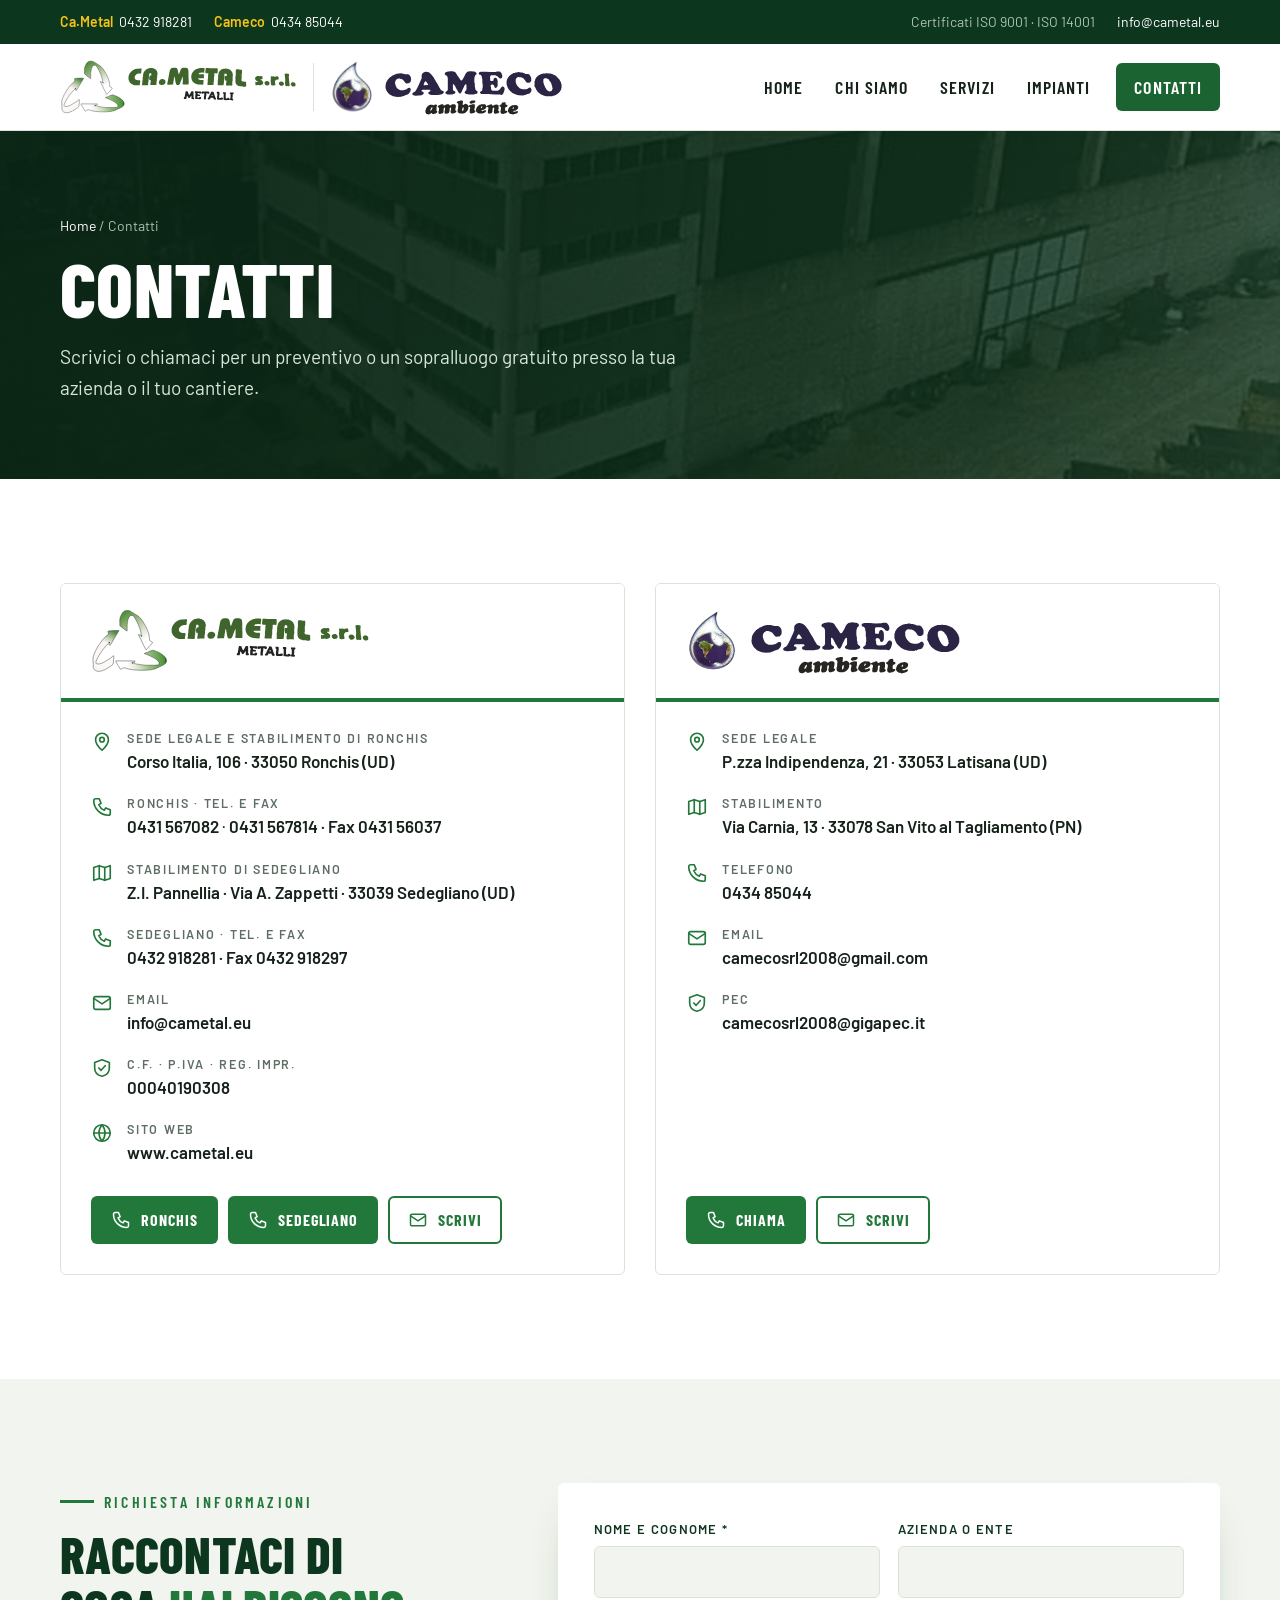
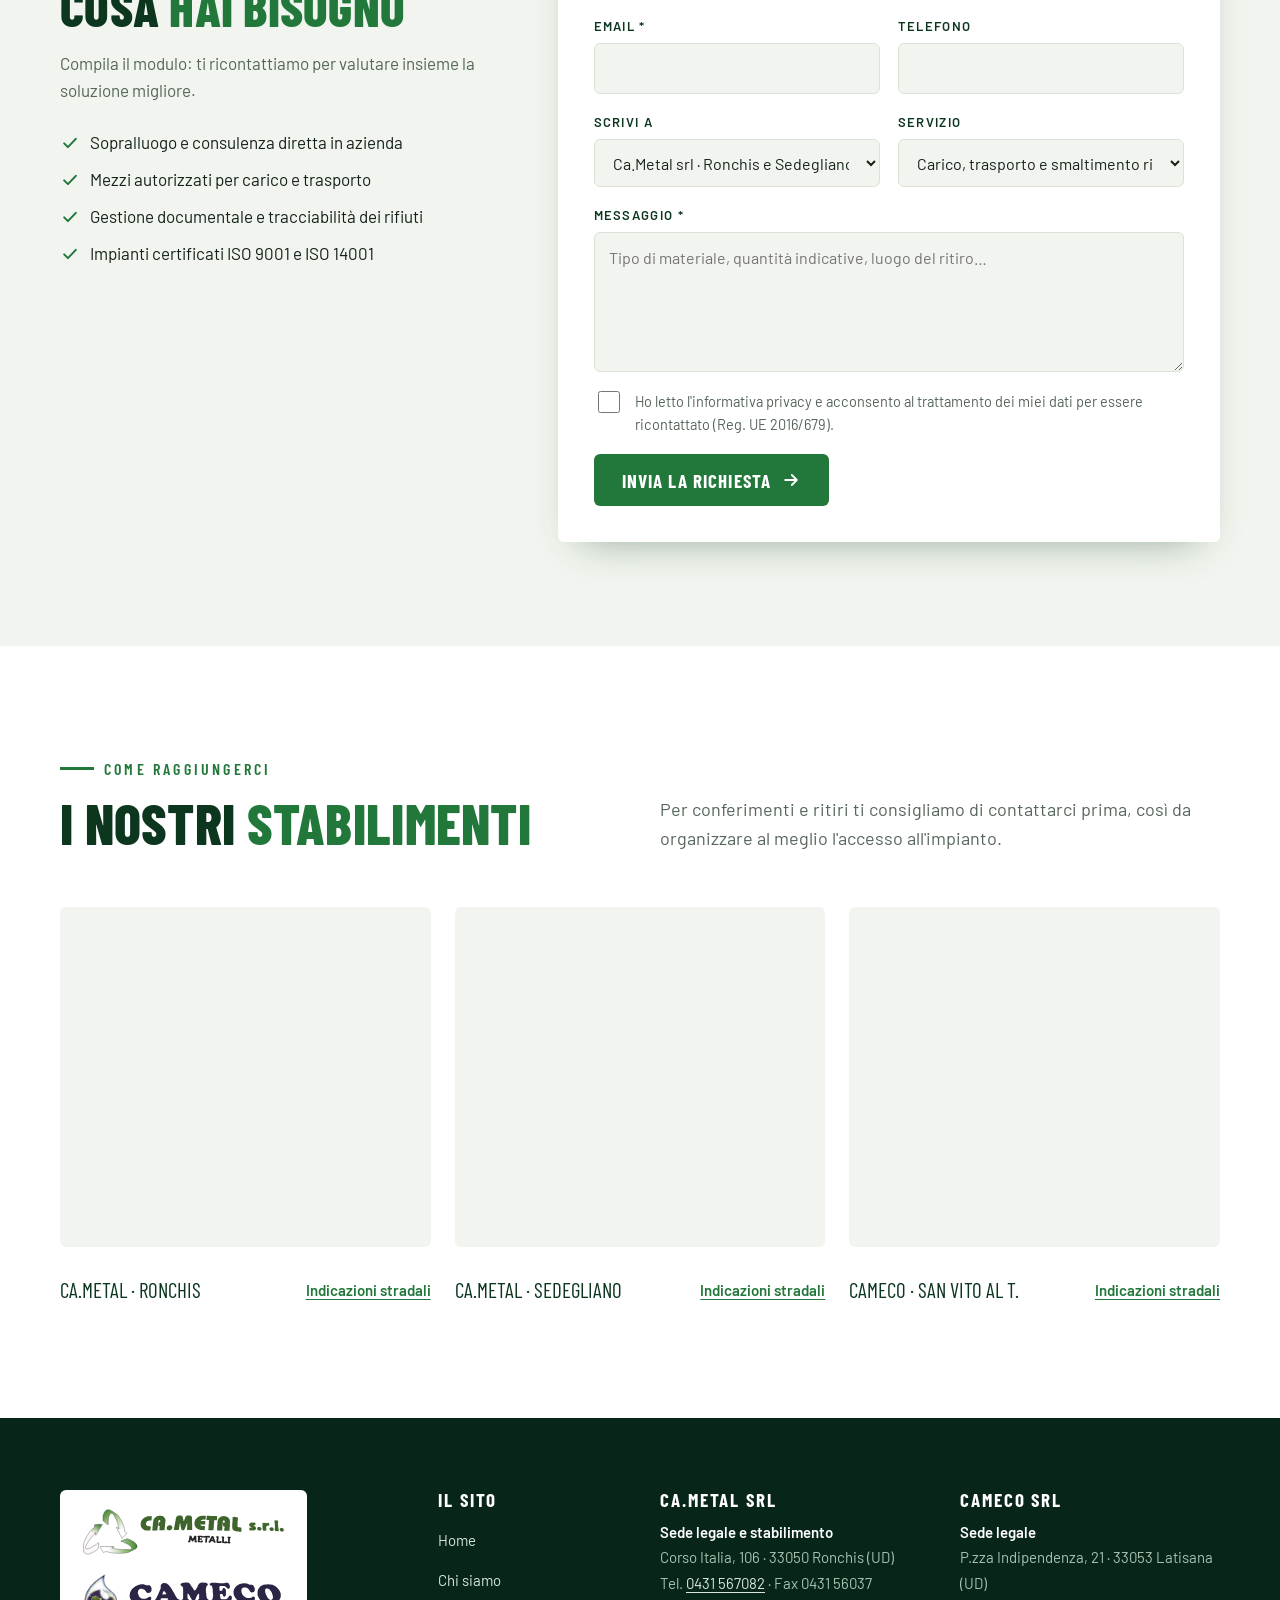
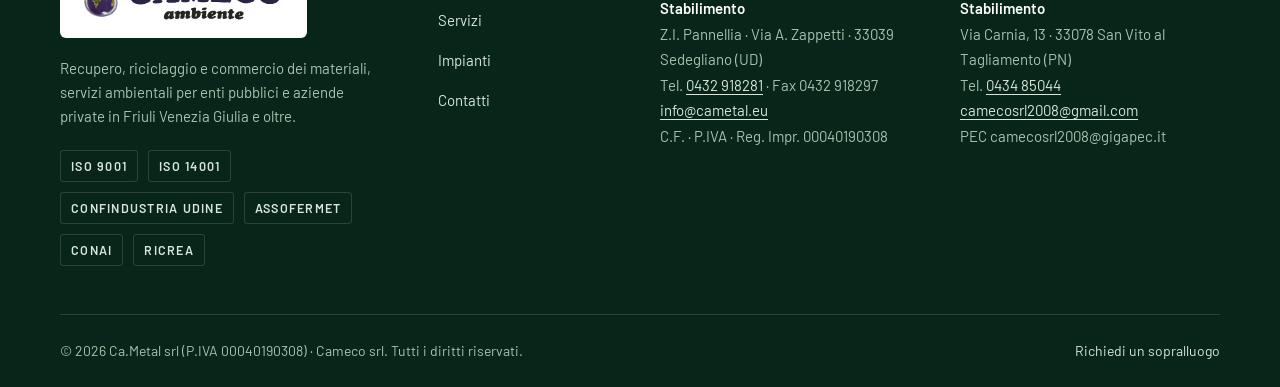
<file: contatti.html>
<!doctype html>
<html lang="it">
<head>
<meta charset="utf-8">
<meta name="viewport" content="width=device-width, initial-scale=1, viewport-fit=cover">
<title>Contatti | Ca.Metal srl e Cameco srl</title>
<meta name="description" content="Contatta Ca.Metal srl (Ronchis tel. 0431 567082 · Sedegliano tel. 0432 918281 · info@cametal.eu) e Cameco srl (Latisana, San Vito al Tagliamento · tel. 0434 85044).">
<meta property="og:title" content="Contatti | Ca.Metal srl e Cameco srl">
<meta property="og:description" content="Contatta Ca.Metal srl (Ronchis tel. 0431 567082 · Sedegliano tel. 0432 918281 · info@cametal.eu) e Cameco srl (Latisana, San Vito al Tagliamento · tel. 0434 85044).">
<meta property="og:type" content="website">
<meta property="og:image" content="impianto-sedegliano.webp">
<meta name="theme-color" content="#0d361f">
<link rel="icon" href="favicon.svg" type="image/svg+xml">
<link rel="preconnect" href="https://fonts.googleapis.com"><link rel="preconnect" href="https://fonts.gstatic.com" crossorigin><link rel="preload" as="style" href="https://fonts.googleapis.com/css2?family=Barlow+Condensed:wght@500;600;700;800&family=Barlow:wght@400;500;600&display=swap"><link rel="stylesheet" href="https://fonts.googleapis.com/css2?family=Barlow+Condensed:wght@500;600;700;800&family=Barlow:wght@400;500;600&display=swap" media="print" onload="this.media='all'"><noscript><link rel="stylesheet" href="https://fonts.googleapis.com/css2?family=Barlow+Condensed:wght@500;600;700;800&family=Barlow:wght@400;500;600&display=swap"></noscript>
<link rel="stylesheet" href="style.css">
<script type="application/ld+json">
{"@context":"https://schema.org","@graph":[
 {"@type":"Organization","name":"Ca.Metal srl","url":"https://www.cametal.eu","email":"info@cametal.eu","telephone":"+39 0431 567082","faxNumber":"+39 0431 56037","vatID":"IT00040190308","taxID":"00040190308",
   "address":{"@type":"PostalAddress","streetAddress":"Corso Italia, 106","postalCode":"33050","addressLocality":"Ronchis","addressRegion":"UD","addressCountry":"IT"},
   "foundingDate":"1969"},
 {"@type":"Organization","name":"Cameco srl","email":"camecosrl2008@gmail.com","telephone":"+39 0434 85044",
   "address":{"@type":"PostalAddress","streetAddress":"Piazza Indipendenza, 21","postalCode":"33053","addressLocality":"Latisana","addressRegion":"UD","addressCountry":"IT"}}
]}
</script>
</head>
<body>
<a class="skip" href="#main">Vai al contenuto</a>
<div class="topbar">
  <div class="wrap">
    <div class="tb-group">
      <span><b>Ca.Metal</b><a href="tel:+390432918281">0432 918281</a></span>
      <span><b>Cameco</b><a href="tel:+39043485044">0434 85044</a></span>
    </div>
    <div class="tb-group">
      <span class="tb-hide">Certificati ISO 9001 · ISO 14001</span>
      <a href="mailto:info@cametal.eu">info@cametal.eu</a>
    </div>
  </div>
</div>
<header class="header">
  <div class="wrap">
    <a class="brand" href="index.html" aria-label="Ca.Metal e Cameco, vai alla home">
      <img class="logo-cm" src="logo-cametal-h.svg" alt="Ca.Metal s.r.l. Metalli" width="685" height="162">
      <span class="brand-sep" aria-hidden="true"></span>
      <img class="logo-cc" src="logo-cameco-h.svg" alt="Cameco ambiente" width="500" height="120">
    </a>
    <button class="menu-toggle" aria-label="Apri il menu" aria-expanded="false" aria-controls="nav"><span></span><span></span><span></span></button>
    <nav class="nav" id="nav" aria-label="Menu principale">
      <ul>
        <li><a href="index.html">Home</a></li><li><a href="chi-siamo.html">Chi siamo</a></li><li><a href="servizi.html">Servizi</a></li><li><a href="impianti.html">Impianti</a></li>
        <li class="nav-cta"><a href="contatti.html" aria-current="page">Contatti</a></li>
      </ul>
    </nav>
  </div>
</header>
<main id="main">
<section class="page-hero" style="background-image:url('impianto-sedegliano.webp')">
  <div class="wrap">
    <div class="crumbs"><a href="index.html">Home</a> / Contatti</div>
    <h1>Contatti</h1>
    <p>Scrivici o chiamaci per un preventivo o un sopralluogo gratuito presso la tua azienda o il tuo cantiere.</p>
  </div>
</section>

<section class="section">
  <div class="wrap">
    <div class="contact-grid">
      <article class="ccard reveal">
        <header><h3 class="logo-title"><img src="logo-cametal-h.svg" alt="Ca.Metal s.r.l. Metalli" width="685" height="162" loading="lazy"></h3></header>
        <div class="cbody">
          <div class="crow"><svg viewBox="0 0 24 24" fill="none" stroke="currentColor" stroke-width="1.8" stroke-linecap="round" stroke-linejoin="round" aria-hidden="true"><path d="M12 21s-7-6.2-7-11.5A7 7 0 0 1 19 9.5C19 14.8 12 21 12 21z"/><circle cx="12" cy="9.5" r="2.5"/></svg><div><span>Sede legale e stabilimento di Ronchis</span><b>Corso Italia, 106 · 33050 Ronchis (UD)</b></div></div>
          <div class="crow"><svg viewBox="0 0 24 24" fill="none" stroke="currentColor" stroke-width="1.8" stroke-linecap="round" stroke-linejoin="round" aria-hidden="true"><path d="M5 3h4l2 5-2.5 1.5a11 11 0 0 0 6 6L16 13l5 2v4a2 2 0 0 1-2 2A16 16 0 0 1 3 5a2 2 0 0 1 2-2z"/></svg><div><span>Ronchis · Tel. e fax</span><a href="tel:+390431567082">0431 567082</a> · <a href="tel:+390431567814">0431 567814</a> <b>· Fax 0431 56037</b></div></div>
          <div class="crow"><svg viewBox="0 0 24 24" fill="none" stroke="currentColor" stroke-width="1.8" stroke-linecap="round" stroke-linejoin="round" aria-hidden="true"><path d="M9 4L3 6v14l6-2 6 2 6-2V4l-6 2z"/><path d="M9 4v14M15 6v14"/></svg><div><span>Stabilimento di Sedegliano</span><b>Z.I. Pannellia · Via A. Zappetti · 33039 Sedegliano (UD)</b></div></div>
          <div class="crow"><svg viewBox="0 0 24 24" fill="none" stroke="currentColor" stroke-width="1.8" stroke-linecap="round" stroke-linejoin="round" aria-hidden="true"><path d="M5 3h4l2 5-2.5 1.5a11 11 0 0 0 6 6L16 13l5 2v4a2 2 0 0 1-2 2A16 16 0 0 1 3 5a2 2 0 0 1 2-2z"/></svg><div><span>Sedegliano · Tel. e fax</span><a href="tel:+390432918281">0432 918281</a> <b>· Fax 0432 918297</b></div></div>
          <div class="crow"><svg viewBox="0 0 24 24" fill="none" stroke="currentColor" stroke-width="1.8" stroke-linecap="round" stroke-linejoin="round" aria-hidden="true"><rect x="3" y="5" width="18" height="14" rx="2"/><path d="M3 7l9 6 9-6"/></svg><div><span>Email</span><a href="mailto:info@cametal.eu">info@cametal.eu</a></div></div>
          <div class="crow"><svg viewBox="0 0 24 24" fill="none" stroke="currentColor" stroke-width="1.8" stroke-linecap="round" stroke-linejoin="round" aria-hidden="true"><path d="M12 3l8 3v6c0 5-3.5 8-8 9-4.5-1-8-4-8-9V6z"/><path d="M8.5 12l2.5 2.5 4.5-5"/></svg><div><span>C.F. · P.IVA · Reg. Impr.</span><b>00040190308</b></div></div>
          <div class="crow"><svg viewBox="0 0 24 24" fill="none" stroke="currentColor" stroke-width="1.8" stroke-linecap="round" stroke-linejoin="round" aria-hidden="true"><circle cx="12" cy="12" r="9"/><path d="M3 12h18M12 3a14 14 0 0 1 0 18M12 3a14 14 0 0 0 0 18"/></svg><div><span>Sito web</span><a href="http://www.cametal.eu" target="_blank" rel="noopener">www.cametal.eu</a></div></div>
        </div>
        <div class="cactions">
          <a class="btn btn-primary" href="tel:+390431567082"><svg viewBox="0 0 24 24" fill="none" stroke="currentColor" stroke-width="1.8" stroke-linecap="round" stroke-linejoin="round" aria-hidden="true"><path d="M5 3h4l2 5-2.5 1.5a11 11 0 0 0 6 6L16 13l5 2v4a2 2 0 0 1-2 2A16 16 0 0 1 3 5a2 2 0 0 1 2-2z"/></svg> Ronchis</a>
          <a class="btn btn-primary" href="tel:+390432918281"><svg viewBox="0 0 24 24" fill="none" stroke="currentColor" stroke-width="1.8" stroke-linecap="round" stroke-linejoin="round" aria-hidden="true"><path d="M5 3h4l2 5-2.5 1.5a11 11 0 0 0 6 6L16 13l5 2v4a2 2 0 0 1-2 2A16 16 0 0 1 3 5a2 2 0 0 1 2-2z"/></svg> Sedegliano</a>
          <a class="btn btn-outline" href="mailto:info@cametal.eu"><svg viewBox="0 0 24 24" fill="none" stroke="currentColor" stroke-width="1.8" stroke-linecap="round" stroke-linejoin="round" aria-hidden="true"><rect x="3" y="5" width="18" height="14" rx="2"/><path d="M3 7l9 6 9-6"/></svg> Scrivi</a>
        </div>
      </article>
      <article class="ccard reveal">
        <header><h3 class="logo-title"><img src="logo-cameco-h.svg" alt="Cameco ambiente" width="500" height="120" loading="lazy"></h3></header>
        <div class="cbody">
          <div class="crow"><svg viewBox="0 0 24 24" fill="none" stroke="currentColor" stroke-width="1.8" stroke-linecap="round" stroke-linejoin="round" aria-hidden="true"><path d="M12 21s-7-6.2-7-11.5A7 7 0 0 1 19 9.5C19 14.8 12 21 12 21z"/><circle cx="12" cy="9.5" r="2.5"/></svg><div><span>Sede legale</span><b>P.zza Indipendenza, 21 · 33053 Latisana (UD)</b></div></div>
          <div class="crow"><svg viewBox="0 0 24 24" fill="none" stroke="currentColor" stroke-width="1.8" stroke-linecap="round" stroke-linejoin="round" aria-hidden="true"><path d="M9 4L3 6v14l6-2 6 2 6-2V4l-6 2z"/><path d="M9 4v14M15 6v14"/></svg><div><span>Stabilimento</span><b>Via Carnia, 13 · 33078 San Vito al Tagliamento (PN)</b></div></div>
          <div class="crow"><svg viewBox="0 0 24 24" fill="none" stroke="currentColor" stroke-width="1.8" stroke-linecap="round" stroke-linejoin="round" aria-hidden="true"><path d="M5 3h4l2 5-2.5 1.5a11 11 0 0 0 6 6L16 13l5 2v4a2 2 0 0 1-2 2A16 16 0 0 1 3 5a2 2 0 0 1 2-2z"/></svg><div><span>Telefono</span><a href="tel:+39043485044">0434 85044</a></div></div>
          <div class="crow"><svg viewBox="0 0 24 24" fill="none" stroke="currentColor" stroke-width="1.8" stroke-linecap="round" stroke-linejoin="round" aria-hidden="true"><rect x="3" y="5" width="18" height="14" rx="2"/><path d="M3 7l9 6 9-6"/></svg><div><span>Email</span><a href="mailto:camecosrl2008@gmail.com">camecosrl2008@gmail.com</a></div></div>
          <div class="crow"><svg viewBox="0 0 24 24" fill="none" stroke="currentColor" stroke-width="1.8" stroke-linecap="round" stroke-linejoin="round" aria-hidden="true"><path d="M12 3l8 3v6c0 5-3.5 8-8 9-4.5-1-8-4-8-9V6z"/><path d="M8.5 12l2.5 2.5 4.5-5"/></svg><div><span>PEC</span><a href="mailto:camecosrl2008@gigapec.it">camecosrl2008@gigapec.it</a></div></div>
        </div>
        <div class="cactions">
          <a class="btn btn-primary" href="tel:+39043485044"><svg viewBox="0 0 24 24" fill="none" stroke="currentColor" stroke-width="1.8" stroke-linecap="round" stroke-linejoin="round" aria-hidden="true"><path d="M5 3h4l2 5-2.5 1.5a11 11 0 0 0 6 6L16 13l5 2v4a2 2 0 0 1-2 2A16 16 0 0 1 3 5a2 2 0 0 1 2-2z"/></svg> Chiama</a>
          <a class="btn btn-outline" href="mailto:camecosrl2008@gmail.com"><svg viewBox="0 0 24 24" fill="none" stroke="currentColor" stroke-width="1.8" stroke-linecap="round" stroke-linejoin="round" aria-hidden="true"><rect x="3" y="5" width="18" height="14" rx="2"/><path d="M3 7l9 6 9-6"/></svg> Scrivi</a>
        </div>
      </article>
    </div>
  </div>
</section>

<section class="section alt" id="richiesta">
  <div class="wrap">
    <div class="form-wrap">
      <div class="form-aside reveal">
        <span class="eyebrow on-light">Richiesta informazioni</span>
        <h2>Raccontaci di cosa <span>hai bisogno</span></h2>
        <p>Compila il modulo: ti ricontattiamo per valutare insieme la soluzione migliore.</p>
        <ul>
          <li><svg viewBox="0 0 24 24" fill="none" stroke="currentColor" stroke-width="2.4" stroke-linecap="round" stroke-linejoin="round" aria-hidden="true"><path d="M5 12.5l4.5 4.5L19 7"/></svg><span>Sopralluogo e consulenza diretta in azienda</span></li>
          <li><svg viewBox="0 0 24 24" fill="none" stroke="currentColor" stroke-width="2.4" stroke-linecap="round" stroke-linejoin="round" aria-hidden="true"><path d="M5 12.5l4.5 4.5L19 7"/></svg><span>Mezzi autorizzati per carico e trasporto</span></li>
          <li><svg viewBox="0 0 24 24" fill="none" stroke="currentColor" stroke-width="2.4" stroke-linecap="round" stroke-linejoin="round" aria-hidden="true"><path d="M5 12.5l4.5 4.5L19 7"/></svg><span>Gestione documentale e tracciabilità dei rifiuti</span></li>
          <li><svg viewBox="0 0 24 24" fill="none" stroke="currentColor" stroke-width="2.4" stroke-linecap="round" stroke-linejoin="round" aria-hidden="true"><path d="M5 12.5l4.5 4.5L19 7"/></svg><span>Impianti certificati ISO 9001 e ISO 14001</span></li>
        </ul>
      </div>
      <form class="contact reveal" novalidate>
        <div class="field"><label for="f-nome">Nome e cognome *</label><input id="f-nome" name="nome" required autocomplete="name"></div>
        <div class="field"><label for="f-azienda">Azienda o ente</label><input id="f-azienda" name="azienda" autocomplete="organization"></div>
        <div class="field"><label for="f-email">Email *</label><input id="f-email" name="email" type="email" required autocomplete="email"></div>
        <div class="field"><label for="f-tel">Telefono</label><input id="f-tel" name="telefono" type="tel" autocomplete="tel"></div>
        <div class="field"><label for="f-dest">Scrivi a</label>
          <select id="f-dest" name="azienda_dest"><option value="cametal">Ca.Metal srl · Ronchis e Sedegliano</option><option value="cameco">Cameco srl · San Vito al T.</option></select></div>
        <div class="field"><label for="f-serv">Servizio</label>
          <select id="f-serv" name="servizio">
            <option>Carico, trasporto e smaltimento rifiuti</option><option>Bonifiche ambientali</option>
            <option>Demolizioni e dismissioni industriali</option><option>Intermediazione di rifiuti</option>
            <option>Consulenza</option><option>Vendita / conferimento metalli</option><option>Altro</option>
          </select></div>
        <div class="field full"><label for="f-msg">Messaggio *</label><textarea id="f-msg" name="messaggio" required placeholder="Tipo di materiale, quantità indicative, luogo del ritiro…"></textarea></div>
        <label class="check" for="f-privacy"><input id="f-privacy" type="checkbox" name="privacy" required> Ho letto l'informativa privacy e acconsento al trattamento dei miei dati per essere ricontattato (Reg. UE 2016/679).</label>
        <p class="form-note" hidden></p>
        <button class="btn btn-primary" type="submit">Invia la richiesta <svg viewBox="0 0 24 24" fill="none" stroke="currentColor" stroke-width="2.2" stroke-linecap="round" stroke-linejoin="round" aria-hidden="true"><path d="M5 12h14M13 6l6 6-6 6"/></svg></button>
      </form>
    </div>
  </div>
</section>

<section class="section">
  <div class="wrap">
    <div class="sec-head">
      <div><span class="eyebrow on-light">Come raggiungerci</span><h2>I nostri <span>stabilimenti</span></h2></div>
      <p>Per conferimenti e ritiri ti consigliamo di contattarci prima, così da organizzare al meglio l'accesso all'impianto.</p>
    </div>
    <div class="maps">
      <figure class="reveal">
        <iframe title="Mappa sede e stabilimento Ca.Metal di Ronchis" loading="lazy" referrerpolicy="no-referrer-when-downgrade" src="https://maps.google.com/maps?q=Corso%20Italia%20106%2C%20Ronchis%20UD&z=14&output=embed"></iframe>
        <figcaption>Ca.Metal · Ronchis <a href="https://www.google.com/maps/search/?api=1&query=Corso+Italia+106+Ronchis+UD" target="_blank" rel="noopener">Indicazioni stradali</a></figcaption>
      </figure>
      <figure class="reveal">
        <iframe title="Mappa stabilimento Ca.Metal di Sedegliano" loading="lazy" referrerpolicy="no-referrer-when-downgrade" src="https://maps.google.com/maps?q=Via%20A.%20Zappetti%2C%20Sedegliano%20UD&z=14&output=embed"></iframe>
        <figcaption>Ca.Metal · Sedegliano <a href="https://www.google.com/maps/search/?api=1&query=Via+A.+Zappetti+Sedegliano+UD" target="_blank" rel="noopener">Indicazioni stradali</a></figcaption>
      </figure>
      <figure class="reveal">
        <iframe title="Mappa stabilimento Cameco di San Vito al Tagliamento" loading="lazy" referrerpolicy="no-referrer-when-downgrade" src="https://maps.google.com/maps?q=Via%20Carnia%2013%2C%20San%20Vito%20al%20Tagliamento%20PN&z=14&output=embed"></iframe>
        <figcaption>Cameco · San Vito al T. <a href="https://www.google.com/maps/search/?api=1&query=Via+Carnia+13+San+Vito+al+Tagliamento" target="_blank" rel="noopener">Indicazioni stradali</a></figcaption>
      </figure>
    </div>
  </div>
</section>
</main>
<footer class="footer">
  <div class="wrap">
    <div class="foot-grid">
      <div>
        <a class="logo-plate" href="index.html" aria-label="Ca.Metal e Cameco, vai alla home">
          <img src="logo-cametal-h.svg" alt="Ca.Metal s.r.l. Metalli" width="685" height="162" loading="lazy">
          <img src="logo-cameco-h.svg" alt="Cameco ambiente" width="500" height="120" loading="lazy">
        </a>
        <p>Recupero, riciclaggio e commercio dei materiali, servizi ambientali per enti pubblici e aziende private in Friuli Venezia Giulia e oltre.</p>
        <div class="foot-badges"><span>ISO 9001</span><span>ISO 14001</span><span>Confindustria Udine</span><span>Assofermet</span><span>Conai</span><span>Ricrea</span></div>
      </div>
      <div>
        <h2 class="foot-h">Il sito</h2>
        <ul>
          <li><a href="index.html">Home</a></li>
          <li><a href="chi-siamo.html">Chi siamo</a></li>
          <li><a href="servizi.html">Servizi</a></li>
          <li><a href="impianti.html">Impianti</a></li>
          <li><a href="contatti.html">Contatti</a></li>
        </ul>
      </div>
      <div>
        <h2 class="foot-h">Ca.Metal srl</h2>
        <address>
          <b>Sede legale e stabilimento</b><br>Corso Italia, 106 · 33050 Ronchis (UD)<br>
          Tel. <a href="tel:+390431567082">0431 567082</a> · Fax 0431 56037<br>
          <b>Stabilimento</b><br>Z.I. Pannellia · Via A. Zappetti · 33039 Sedegliano (UD)<br>
          Tel. <a href="tel:+390432918281">0432 918281</a> · Fax 0432 918297<br>
          <a href="mailto:info@cametal.eu">info@cametal.eu</a><br>
          C.F. · P.IVA · Reg. Impr. 00040190308
        </address>
      </div>
      <div>
        <h2 class="foot-h">Cameco srl</h2>
        <address>
          <b>Sede legale</b><br>P.zza Indipendenza, 21 · 33053 Latisana (UD)<br>
          <b>Stabilimento</b><br>Via Carnia, 13 · 33078 San Vito al Tagliamento (PN)<br>
          Tel. <a href="tel:+39043485044">0434 85044</a><br>
          <a href="mailto:camecosrl2008@gmail.com">camecosrl2008@gmail.com</a><br>
          PEC camecosrl2008@gigapec.it
        </address>
      </div>
    </div>
    <div class="foot-bottom">
      <span>© <span id="year">2026</span> Ca.Metal srl (P.IVA 00040190308) · Cameco srl. Tutti i diritti riservati.</span>
      <span><a href="contatti.html">Richiedi un sopralluogo</a></span>
    </div>
  </div>
</footer>
<script src="main.js"></script>
</body>
</html>
</file>
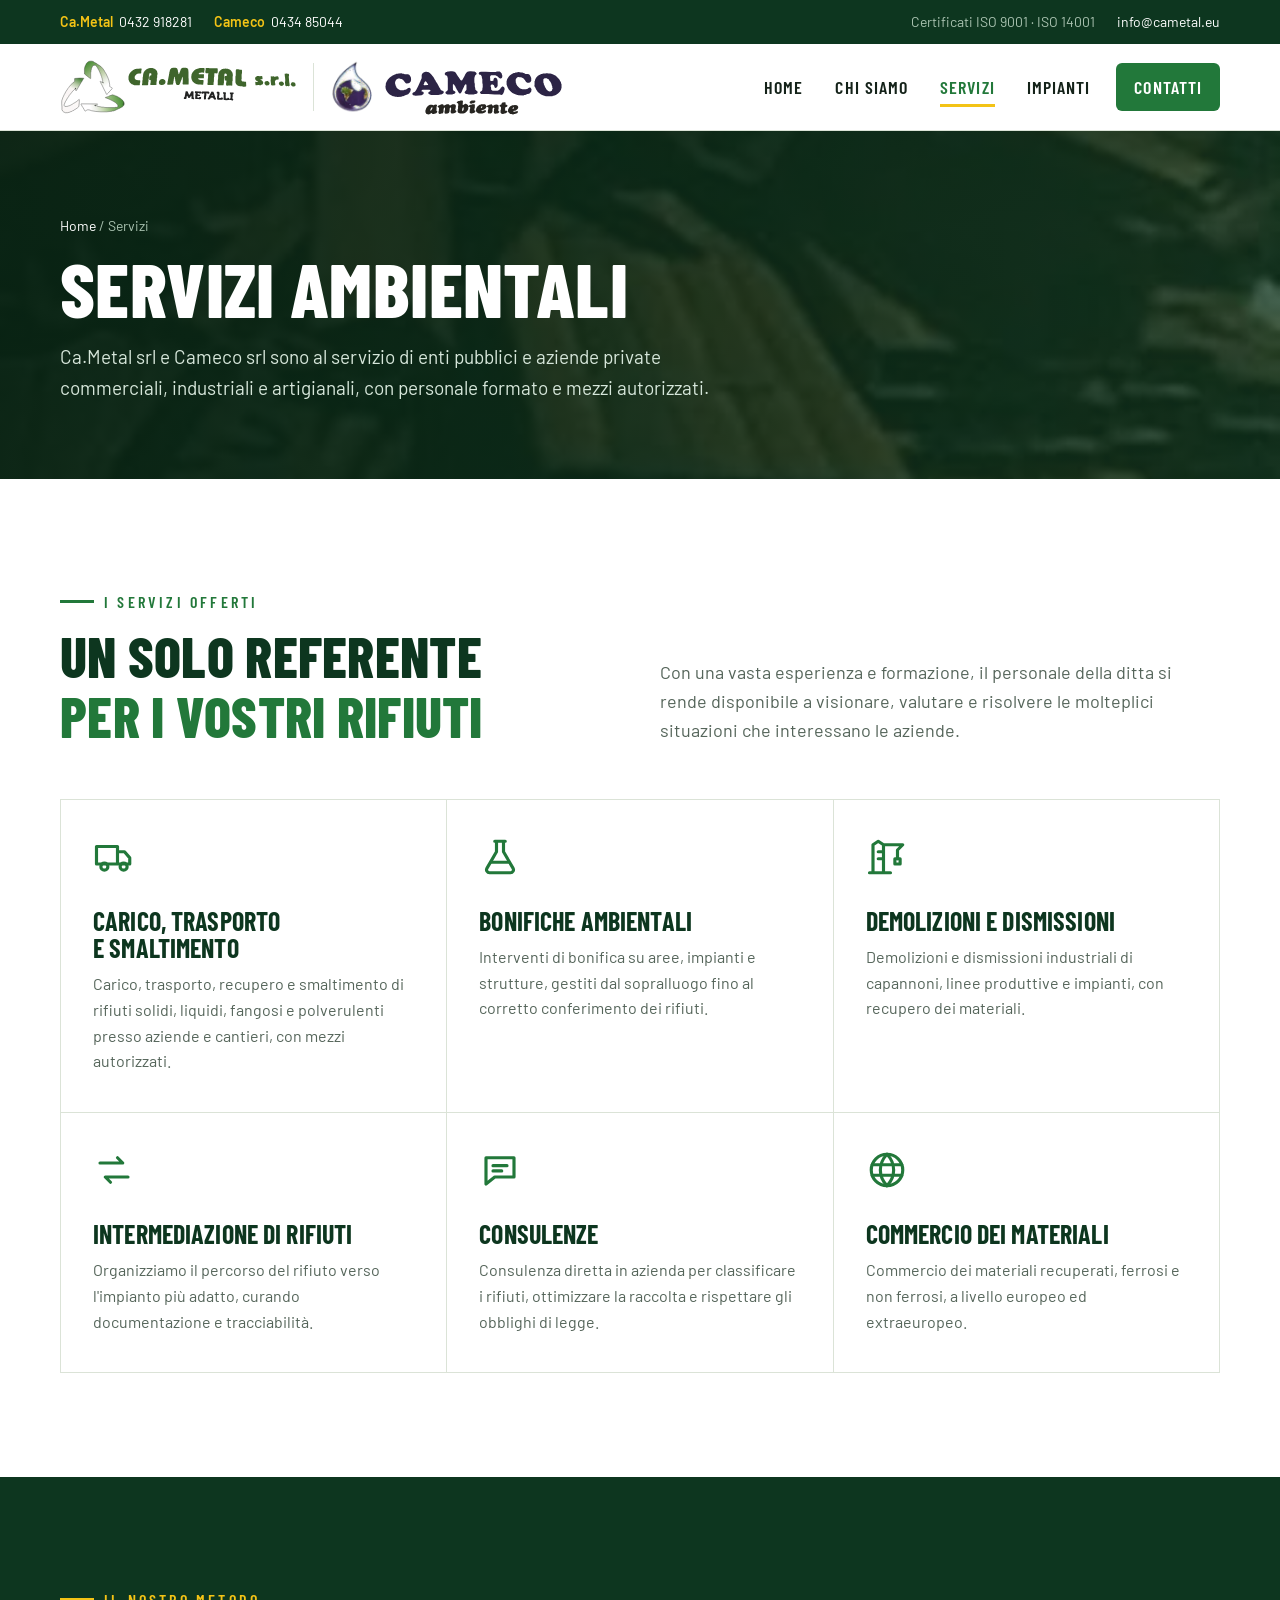
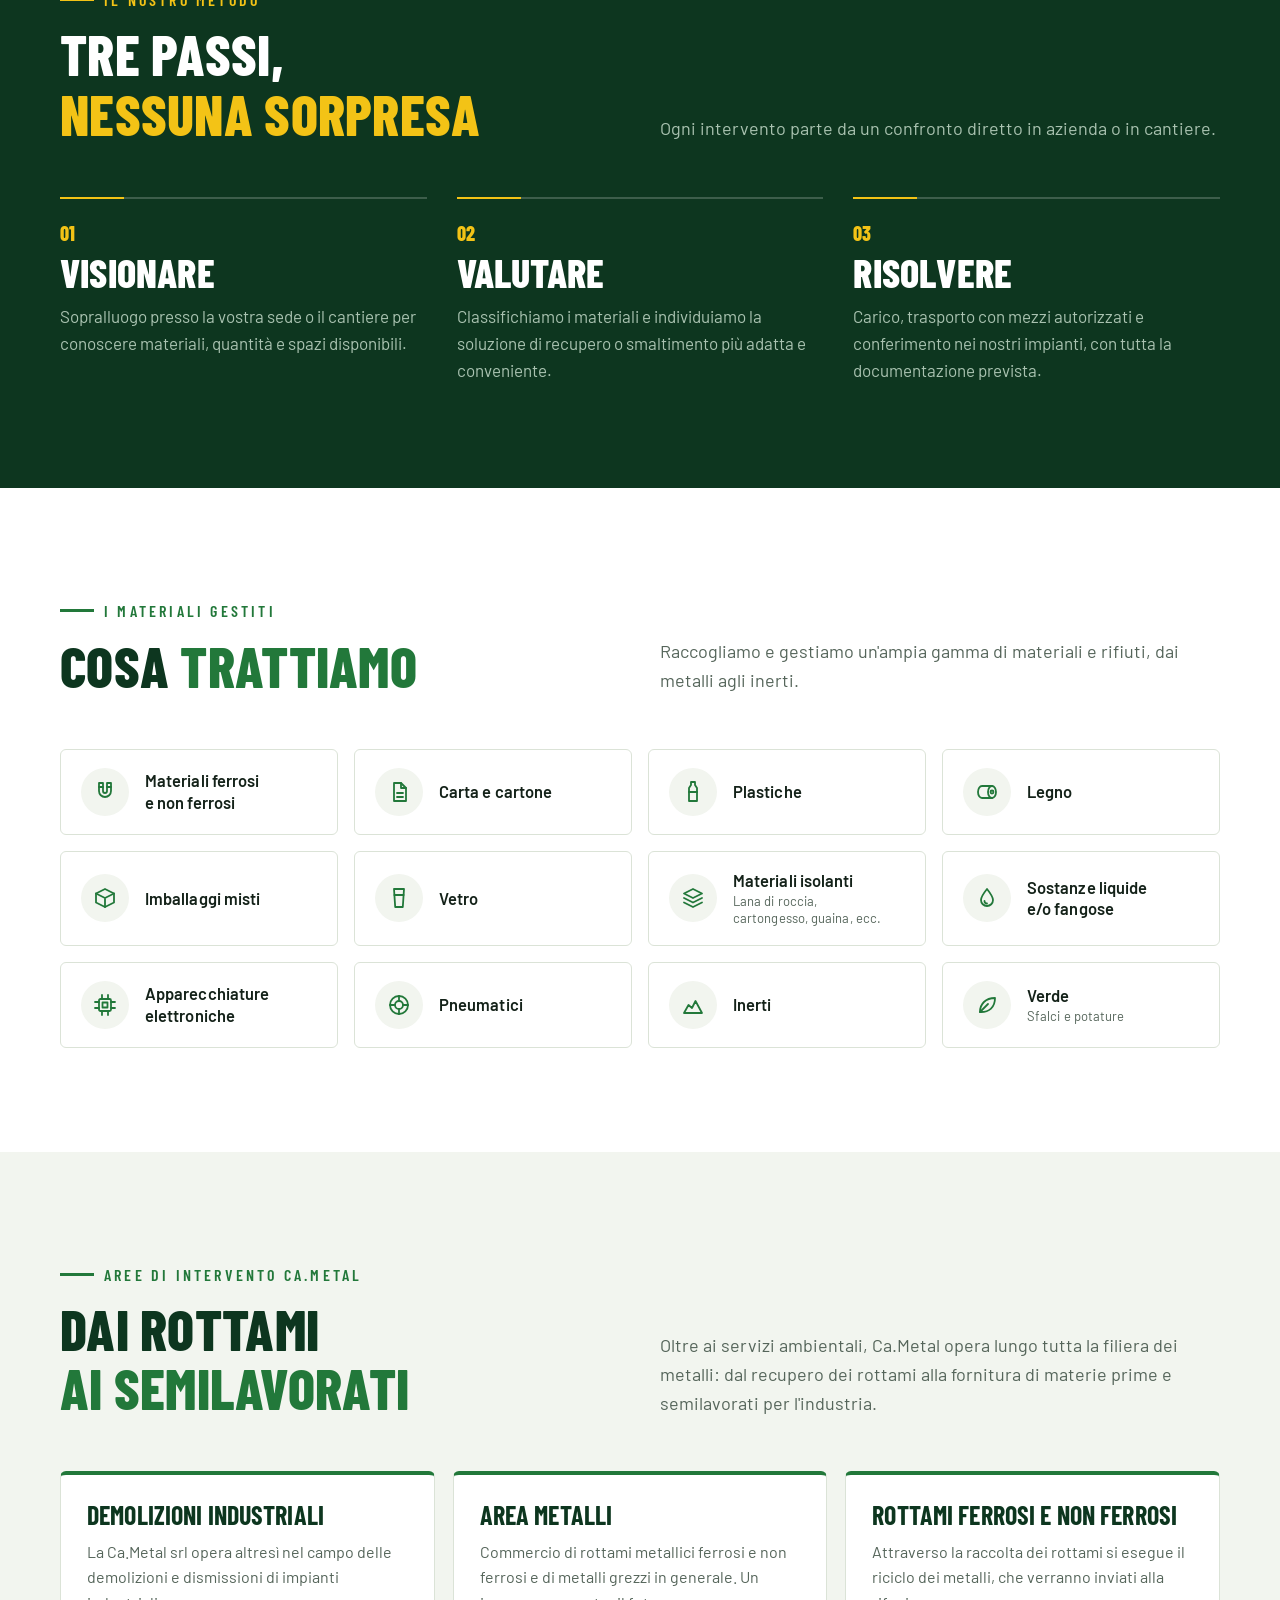
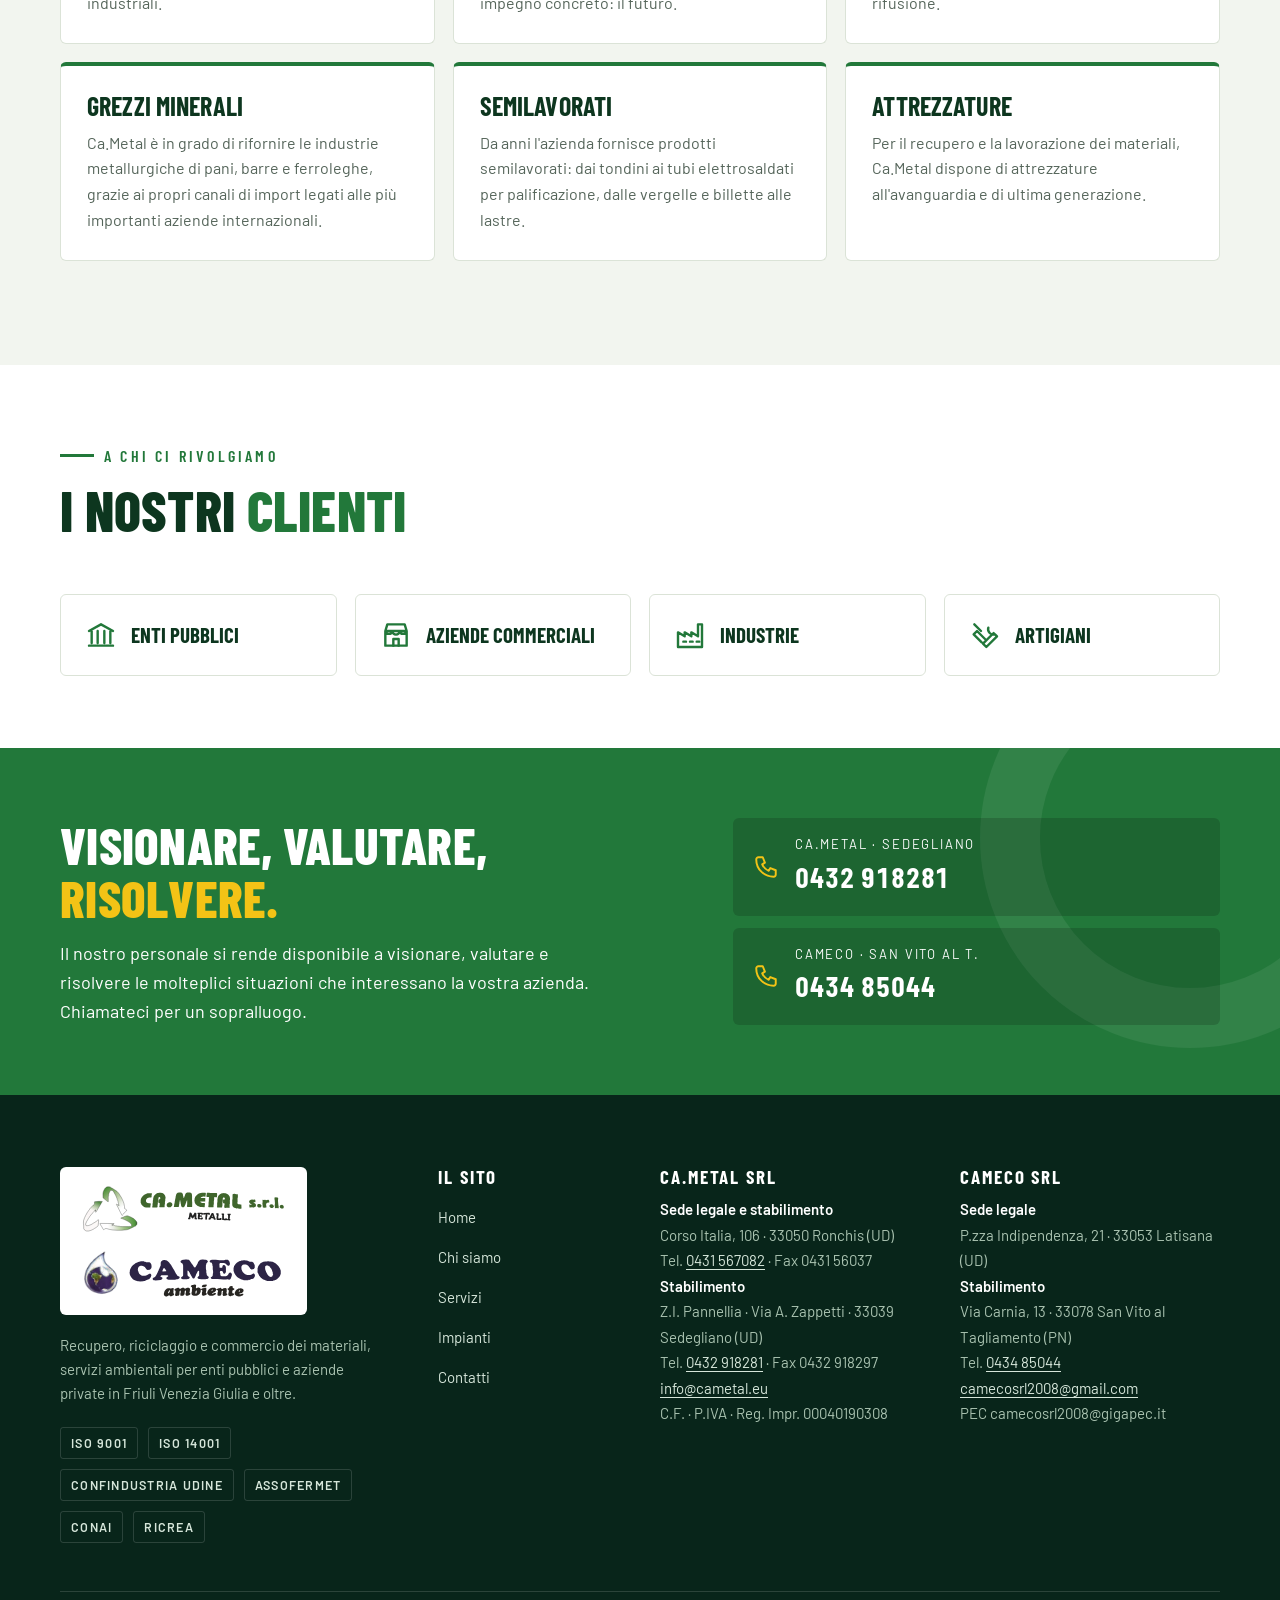
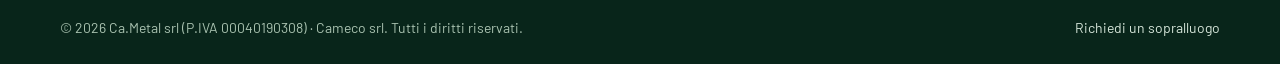
<file: servizi.html>
<!doctype html>
<html lang="it">
<head>
<meta charset="utf-8">
<meta name="viewport" content="width=device-width, initial-scale=1, viewport-fit=cover">
<title>Servizi ambientali e materiali gestiti | Ca.Metal & Cameco</title>
<meta name="description" content="Carico, trasporto, recupero e smaltimento rifiuti solidi, liquidi, fangosi e polverulenti; bonifiche ambientali; demolizioni e dismissioni industriali; intermediazione di rifiuti; consulenze.">
<meta property="og:title" content="Servizi ambientali e materiali gestiti | Ca.Metal & Cameco">
<meta property="og:description" content="Carico, trasporto, recupero e smaltimento rifiuti solidi, liquidi, fangosi e polverulenti; bonifiche ambientali; demolizioni e dismissioni industriali; intermediazione di rifiuti; consulenze.">
<meta property="og:type" content="website">
<meta property="og:image" content="impianto-sedegliano.webp">
<meta name="theme-color" content="#0d361f">
<link rel="icon" href="favicon.svg" type="image/svg+xml">
<link rel="preconnect" href="https://fonts.googleapis.com"><link rel="preconnect" href="https://fonts.gstatic.com" crossorigin><link rel="preload" as="style" href="https://fonts.googleapis.com/css2?family=Barlow+Condensed:wght@500;600;700;800&family=Barlow:wght@400;500;600&display=swap"><link rel="stylesheet" href="https://fonts.googleapis.com/css2?family=Barlow+Condensed:wght@500;600;700;800&family=Barlow:wght@400;500;600&display=swap" media="print" onload="this.media='all'"><noscript><link rel="stylesheet" href="https://fonts.googleapis.com/css2?family=Barlow+Condensed:wght@500;600;700;800&family=Barlow:wght@400;500;600&display=swap"></noscript>
<link rel="stylesheet" href="style.css">
<script type="application/ld+json">
{"@context":"https://schema.org","@graph":[
 {"@type":"Organization","name":"Ca.Metal srl","url":"https://www.cametal.eu","email":"info@cametal.eu","telephone":"+39 0431 567082","faxNumber":"+39 0431 56037","vatID":"IT00040190308","taxID":"00040190308",
   "address":{"@type":"PostalAddress","streetAddress":"Corso Italia, 106","postalCode":"33050","addressLocality":"Ronchis","addressRegion":"UD","addressCountry":"IT"},
   "foundingDate":"1969"},
 {"@type":"Organization","name":"Cameco srl","email":"camecosrl2008@gmail.com","telephone":"+39 0434 85044",
   "address":{"@type":"PostalAddress","streetAddress":"Piazza Indipendenza, 21","postalCode":"33053","addressLocality":"Latisana","addressRegion":"UD","addressCountry":"IT"}}
]}
</script>
</head>
<body>
<a class="skip" href="#main">Vai al contenuto</a>
<div class="topbar">
  <div class="wrap">
    <div class="tb-group">
      <span><b>Ca.Metal</b><a href="tel:+390432918281">0432 918281</a></span>
      <span><b>Cameco</b><a href="tel:+39043485044">0434 85044</a></span>
    </div>
    <div class="tb-group">
      <span class="tb-hide">Certificati ISO 9001 · ISO 14001</span>
      <a href="mailto:info@cametal.eu">info@cametal.eu</a>
    </div>
  </div>
</div>
<header class="header">
  <div class="wrap">
    <a class="brand" href="index.html" aria-label="Ca.Metal e Cameco, vai alla home">
      <img class="logo-cm" src="logo-cametal-h.svg" alt="Ca.Metal s.r.l. Metalli" width="685" height="162">
      <span class="brand-sep" aria-hidden="true"></span>
      <img class="logo-cc" src="logo-cameco-h.svg" alt="Cameco ambiente" width="500" height="120">
    </a>
    <button class="menu-toggle" aria-label="Apri il menu" aria-expanded="false" aria-controls="nav"><span></span><span></span><span></span></button>
    <nav class="nav" id="nav" aria-label="Menu principale">
      <ul>
        <li><a href="index.html">Home</a></li><li><a href="chi-siamo.html">Chi siamo</a></li><li><a href="servizi.html" aria-current="page">Servizi</a></li><li><a href="impianti.html">Impianti</a></li>
        <li class="nav-cta"><a href="contatti.html">Contatti</a></li>
      </ul>
    </nav>
  </div>
</header>
<main id="main">
<section class="page-hero" style="background-image:url('ferro.webp')">
  <div class="wrap">
    <div class="crumbs"><a href="index.html">Home</a> / Servizi</div>
    <h1>Servizi ambientali</h1>
    <p>Ca.Metal srl e Cameco srl sono al servizio di enti pubblici e aziende private commerciali, industriali e artigianali, con personale formato e mezzi autorizzati.</p>
  </div>
</section>

<section class="section">
  <div class="wrap">
    <div class="sec-head">
      <div><span class="eyebrow on-light">I servizi offerti</span><h2>Un solo referente <span>per i vostri rifiuti</span></h2></div>
      <p>Con una vasta esperienza e formazione, il personale della ditta si rende disponibile a visionare, valutare e risolvere le molteplici situazioni che interessano le aziende.</p>
    </div>
    <div class="services light"><article class="service reveal"><div class="ico"><svg viewBox="0 0 24 24" fill="none" stroke="currentColor" stroke-width="1.8" stroke-linecap="round" stroke-linejoin="round" aria-hidden="true"><path d="M2 6h12v10H2zM14 9h4l3 3.5V16h-7z"/><circle cx="6.5" cy="17.5" r="2"/><circle cx="17.5" cy="17.5" r="2"/></svg></div><h3>Carico, trasporto e smaltimento</h3><p>Carico, trasporto, recupero e smaltimento di rifiuti solidi, liquidi, fangosi e polverulenti presso aziende e cantieri, con mezzi autorizzati.</p></article><article class="service reveal"><div class="ico"><svg viewBox="0 0 24 24" fill="none" stroke="currentColor" stroke-width="1.8" stroke-linecap="round" stroke-linejoin="round" aria-hidden="true"><path d="M9 3h6M10 3v6L4.5 18.5A1.7 1.7 0 0 0 6 21h12a1.7 1.7 0 0 0 1.5-2.5L14 9V3"/><path d="M7 15h10"/></svg></div><h3>Bonifiche ambientali</h3><p>Interventi di bonifica su aree, impianti e strutture, gestiti dal sopralluogo fino al corretto conferimento dei rifiuti.</p></article><article class="service reveal"><div class="ico"><svg viewBox="0 0 24 24" fill="none" stroke="currentColor" stroke-width="1.8" stroke-linecap="round" stroke-linejoin="round" aria-hidden="true"><path d="M4 21V5l3-2 3 2v16M2 21h12M10 5h11l-3 3M7 9h3M7 13h3M18 8v5"/><path d="M16.5 13h3v3h-3z"/></svg></div><h3>Demolizioni e dismissioni</h3><p>Demolizioni e dismissioni industriali di capannoni, linee produttive e impianti, con recupero dei materiali.</p></article><article class="service reveal"><div class="ico"><svg viewBox="0 0 24 24" fill="none" stroke="currentColor" stroke-width="1.8" stroke-linecap="round" stroke-linejoin="round" aria-hidden="true"><path d="M4 8h13l-3-3M20 16H7l3 3"/></svg></div><h3>Intermediazione di rifiuti</h3><p>Organizziamo il percorso del rifiuto verso l'impianto più adatto, curando documentazione e tracciabilità.</p></article><article class="service reveal"><div class="ico"><svg viewBox="0 0 24 24" fill="none" stroke="currentColor" stroke-width="1.8" stroke-linecap="round" stroke-linejoin="round" aria-hidden="true"><path d="M4 5h16v11H9l-5 4z"/><path d="M8 9.5h8M8 12.5h5"/></svg></div><h3>Consulenze</h3><p>Consulenza diretta in azienda per classificare i rifiuti, ottimizzare la raccolta e rispettare gli obblighi di legge.</p></article><article class="service reveal"><div class="ico"><svg viewBox="0 0 24 24" fill="none" stroke="currentColor" stroke-width="1.8" stroke-linecap="round" stroke-linejoin="round" aria-hidden="true"><circle cx="12" cy="12" r="9"/><path d="M3.5 9h17M3.5 15h17M12 3c2.5 2.6 3.8 5.6 3.8 9S14.5 18.4 12 21c-2.5-2.6-3.8-5.6-3.8-9S9.5 5.6 12 3z"/></svg></div><h3>Commercio dei materiali</h3><p>Commercio dei materiali recuperati, ferrosi e non ferrosi, a livello europeo ed extraeuropeo.</p></article></div>
  </div>
</section>

<section class="section dark">
  <div class="wrap">
    <div class="sec-head">
      <div><span class="eyebrow">Il nostro metodo</span><h2>Tre passi, <span>nessuna sorpresa</span></h2></div>
      <p>Ogni intervento parte da un confronto diretto in azienda o in cantiere.</p>
    </div>
    <div class="steps">
      <div class="step reveal"><h3>Visionare</h3><p>Sopralluogo presso la vostra sede o il cantiere per conoscere materiali, quantità e spazi disponibili.</p></div>
      <div class="step reveal"><h3>Valutare</h3><p>Classifichiamo i materiali e individuiamo la soluzione di recupero o smaltimento più adatta e conveniente.</p></div>
      <div class="step reveal"><h3>Risolvere</h3><p>Carico, trasporto con mezzi autorizzati e conferimento nei nostri impianti, con tutta la documentazione prevista.</p></div>
    </div>
  </div>
</section>

<section class="section" id="materiali">
  <div class="wrap">
    <div class="sec-head">
      <div><span class="eyebrow on-light">I materiali gestiti</span><h2>Cosa <span>trattiamo</span></h2></div>
      <p>Raccogliamo e gestiamo un'ampia gamma di materiali e rifiuti, dai metalli agli inerti.</p>
    </div>
    <div class="materials"><div class="material reveal"><div class="ico"><svg viewBox="0 0 24 24" fill="none" stroke="currentColor" stroke-width="1.8" stroke-linecap="round" stroke-linejoin="round" aria-hidden="true"><path d="M6 3v8a6 6 0 0 0 12 0V3h-4v8a2 2 0 0 1-4 0V3z"/><path d="M6 7h4M14 7h4"/></svg></div><h4>Materiali ferrosi e non ferrosi</h4></div><div class="material reveal"><div class="ico"><svg viewBox="0 0 24 24" fill="none" stroke="currentColor" stroke-width="1.8" stroke-linecap="round" stroke-linejoin="round" aria-hidden="true"><path d="M7 3h7l5 5v13H7z"/><path d="M14 3v5h5M10 13h6M10 17h6"/></svg></div><h4>Carta e cartone</h4></div><div class="material reveal"><div class="ico"><svg viewBox="0 0 24 24" fill="none" stroke="currentColor" stroke-width="1.8" stroke-linecap="round" stroke-linejoin="round" aria-hidden="true"><path d="M10 2h4v3l2 3v13H8V8l2-3z"/><path d="M8 12h8"/></svg></div><h4>Plastiche</h4></div><div class="material reveal"><div class="ico"><svg viewBox="0 0 24 24" fill="none" stroke="currentColor" stroke-width="1.8" stroke-linecap="round" stroke-linejoin="round" aria-hidden="true"><ellipse cx="17" cy="12" rx="4" ry="6"/><path d="M17 6H7a4 6 0 0 0 0 12h10"/><circle cx="17" cy="12" r="1.5"/></svg></div><h4>Legno</h4></div><div class="material reveal"><div class="ico"><svg viewBox="0 0 24 24" fill="none" stroke="currentColor" stroke-width="1.8" stroke-linecap="round" stroke-linejoin="round" aria-hidden="true"><path d="M3 7.5l9-4.5 9 4.5v9L12 21l-9-4.5z"/><path d="M3 7.5l9 4.5 9-4.5M12 12v9"/></svg></div><h4>Imballaggi misti</h4></div><div class="material reveal"><div class="ico"><svg viewBox="0 0 24 24" fill="none" stroke="currentColor" stroke-width="1.8" stroke-linecap="round" stroke-linejoin="round" aria-hidden="true"><path d="M7 3h10l-1.2 18H8.2z"/><path d="M7.4 9h9.2"/></svg></div><h4>Vetro</h4></div><div class="material reveal"><div class="ico"><svg viewBox="0 0 24 24" fill="none" stroke="currentColor" stroke-width="1.8" stroke-linecap="round" stroke-linejoin="round" aria-hidden="true"><path d="M12 3l9 4.5-9 4.5-9-4.5z"/><path d="M3 12l9 4.5 9-4.5M3 16.5L12 21l9-4.5"/></svg></div><h4>Materiali isolanti<small>Lana di roccia, cartongesso, guaina, ecc.</small></h4></div><div class="material reveal"><div class="ico"><svg viewBox="0 0 24 24" fill="none" stroke="currentColor" stroke-width="1.8" stroke-linecap="round" stroke-linejoin="round" aria-hidden="true"><path d="M12 3c4 5 6 8.2 6 11a6 6 0 0 1-12 0c0-2.8 2-6 6-11z"/><path d="M9.5 15a2.5 2.5 0 0 0 2.5 2.5"/></svg></div><h4>Sostanze liquide e/o fangose</h4></div><div class="material reveal"><div class="ico"><svg viewBox="0 0 24 24" fill="none" stroke="currentColor" stroke-width="1.8" stroke-linecap="round" stroke-linejoin="round" aria-hidden="true"><rect x="6" y="6" width="12" height="12" rx="1.5"/><rect x="9.5" y="9.5" width="5" height="5"/><path d="M9 2v4M15 2v4M9 18v4M15 18v4M2 9h4M2 15h4M18 9h4M18 15h4"/></svg></div><h4>Apparecchiature elettroniche</h4></div><div class="material reveal"><div class="ico"><svg viewBox="0 0 24 24" fill="none" stroke="currentColor" stroke-width="1.8" stroke-linecap="round" stroke-linejoin="round" aria-hidden="true"><circle cx="12" cy="12" r="9"/><circle cx="12" cy="12" r="4"/><path d="M12 3v5M12 16v5M3 12h5M16 12h5"/></svg></div><h4>Pneumatici</h4></div><div class="material reveal"><div class="ico"><svg viewBox="0 0 24 24" fill="none" stroke="currentColor" stroke-width="1.8" stroke-linecap="round" stroke-linejoin="round" aria-hidden="true"><path d="M3 20l4.5-8 3.5 3 3.5-7L21 20z"/></svg></div><h4>Inerti</h4></div><div class="material reveal"><div class="ico"><svg viewBox="0 0 24 24" fill="none" stroke="currentColor" stroke-width="1.8" stroke-linecap="round" stroke-linejoin="round" aria-hidden="true"><path d="M5 19c0-8 5.5-14 15-14 0 9.5-6 14-14 14"/><path d="M5 19l8-8"/></svg></div><h4>Verde<small>Sfalci e potature</small></h4></div></div>
  </div>
</section>


<section class="section alt" id="aree">
  <div class="wrap">
    <div class="sec-head">
      <div><span class="eyebrow on-light">Aree di intervento Ca.Metal</span><h2>Dai rottami <span>ai semilavorati</span></h2></div>
      <p>Oltre ai servizi ambientali, Ca.Metal opera lungo tutta la filiera dei metalli: dal recupero dei rottami alla fornitura di materie prime e semilavorati per l'industria.</p>
    </div>
    <div class="areas">
      <article class="area reveal"><h3>Demolizioni industriali</h3><p>La Ca.Metal srl opera altresì nel campo delle demolizioni e dismissioni di impianti industriali.</p></article>
      <article class="area reveal"><h3>Area metalli</h3><p>Commercio di rottami metallici ferrosi e non ferrosi e di metalli grezzi in generale. Un impegno concreto: il futuro.</p></article>
      <article class="area reveal"><h3>Rottami ferrosi e non ferrosi</h3><p>Attraverso la raccolta dei rottami si esegue il riciclo dei metalli, che verranno inviati alla rifusione.</p></article>
      <article class="area reveal"><h3>Grezzi minerali</h3><p>Ca.Metal è in grado di rifornire le industrie metallurgiche di pani, barre e ferroleghe, grazie ai propri canali di import legati alle più importanti aziende internazionali.</p></article>
      <article class="area reveal"><h3>Semilavorati</h3><p>Da anni l'azienda fornisce prodotti semilavorati: dai tondini ai tubi elettrosaldati per palificazione, dalle vergelle e billette alle lastre.</p></article>
      <article class="area reveal"><h3>Attrezzature</h3><p>Per il recupero e la lavorazione dei materiali, Ca.Metal dispone di attrezzature all'avanguardia e di ultima generazione.</p></article>
    </div>
  </div>
</section>
<section class="section tight">
  <div class="wrap">
    <div class="sec-head">
      <div><span class="eyebrow on-light">A chi ci rivolgiamo</span><h2>I nostri <span>clienti</span></h2></div>
    </div>
    <div class="clients">
      <div class="client reveal"><svg viewBox="0 0 24 24" fill="none" stroke="currentColor" stroke-width="1.8" stroke-linecap="round" stroke-linejoin="round" aria-hidden="true"><path d="M3 9l9-5 9 5M5 9v9M9.5 9v9M14.5 9v9M19 9v9M3 20h18"/></svg><b>Enti pubblici</b></div>
      <div class="client reveal"><svg viewBox="0 0 24 24" fill="none" stroke="currentColor" stroke-width="1.8" stroke-linecap="round" stroke-linejoin="round" aria-hidden="true"><path d="M4 9l1.5-5h13L20 9M4 9h16v11H4zM4 9a2.7 2.7 0 0 0 5.3 0 2.7 2.7 0 0 0 5.4 0A2.7 2.7 0 0 0 20 9"/><path d="M10 20v-5h4v5"/></svg><b>Aziende commerciali</b></div>
      <div class="client reveal"><svg viewBox="0 0 24 24" fill="none" stroke="currentColor" stroke-width="1.8" stroke-linecap="round" stroke-linejoin="round" aria-hidden="true"><path d="M3 21V10l5 3V10l5 3V10l5 3V4h3v17z"/><path d="M7 17h2M12 17h2M17 17h2"/></svg><b>Industrie</b></div>
      <div class="client reveal"><svg viewBox="0 0 24 24" fill="none" stroke="currentColor" stroke-width="1.8" stroke-linecap="round" stroke-linejoin="round" aria-hidden="true"><path d="M14.5 6.5a4 4 0 0 0 5 5L21 13l-8 8-2.5-2.5 8-8M9.5 17.5l-6-6L6 9l6 6"/><path d="M4 4l5 5"/></svg><b>Artigiani</b></div>
    </div>
  </div>
</section>
<section class="cta-band">
  <div class="wrap">
    <div class="reveal">
      <h2>Visionare, valutare, <span>risolvere.</span></h2>
      <p>Il nostro personale si rende disponibile a visionare, valutare e risolvere le molteplici situazioni che interessano la vostra azienda. Chiamateci per un sopralluogo.</p>
    </div>
    <div class="cta-phones reveal">
      <a class="cta-phone" href="tel:+390432918281"><svg viewBox="0 0 24 24" fill="none" stroke="currentColor" stroke-width="1.8" stroke-linecap="round" stroke-linejoin="round" aria-hidden="true"><path d="M5 3h4l2 5-2.5 1.5a11 11 0 0 0 6 6L16 13l5 2v4a2 2 0 0 1-2 2A16 16 0 0 1 3 5a2 2 0 0 1 2-2z"/></svg><span><small>Ca.Metal · Sedegliano</small><b>0432 918281</b></span></a>
      <a class="cta-phone" href="tel:+39043485044"><svg viewBox="0 0 24 24" fill="none" stroke="currentColor" stroke-width="1.8" stroke-linecap="round" stroke-linejoin="round" aria-hidden="true"><path d="M5 3h4l2 5-2.5 1.5a11 11 0 0 0 6 6L16 13l5 2v4a2 2 0 0 1-2 2A16 16 0 0 1 3 5a2 2 0 0 1 2-2z"/></svg><span><small>Cameco · San Vito al T.</small><b>0434 85044</b></span></a>
    </div>
  </div>
</section>

</main>
<footer class="footer">
  <div class="wrap">
    <div class="foot-grid">
      <div>
        <a class="logo-plate" href="index.html" aria-label="Ca.Metal e Cameco, vai alla home">
          <img src="logo-cametal-h.svg" alt="Ca.Metal s.r.l. Metalli" width="685" height="162" loading="lazy">
          <img src="logo-cameco-h.svg" alt="Cameco ambiente" width="500" height="120" loading="lazy">
        </a>
        <p>Recupero, riciclaggio e commercio dei materiali, servizi ambientali per enti pubblici e aziende private in Friuli Venezia Giulia e oltre.</p>
        <div class="foot-badges"><span>ISO 9001</span><span>ISO 14001</span><span>Confindustria Udine</span><span>Assofermet</span><span>Conai</span><span>Ricrea</span></div>
      </div>
      <div>
        <h2 class="foot-h">Il sito</h2>
        <ul>
          <li><a href="index.html">Home</a></li>
          <li><a href="chi-siamo.html">Chi siamo</a></li>
          <li><a href="servizi.html">Servizi</a></li>
          <li><a href="impianti.html">Impianti</a></li>
          <li><a href="contatti.html">Contatti</a></li>
        </ul>
      </div>
      <div>
        <h2 class="foot-h">Ca.Metal srl</h2>
        <address>
          <b>Sede legale e stabilimento</b><br>Corso Italia, 106 · 33050 Ronchis (UD)<br>
          Tel. <a href="tel:+390431567082">0431 567082</a> · Fax 0431 56037<br>
          <b>Stabilimento</b><br>Z.I. Pannellia · Via A. Zappetti · 33039 Sedegliano (UD)<br>
          Tel. <a href="tel:+390432918281">0432 918281</a> · Fax 0432 918297<br>
          <a href="mailto:info@cametal.eu">info@cametal.eu</a><br>
          C.F. · P.IVA · Reg. Impr. 00040190308
        </address>
      </div>
      <div>
        <h2 class="foot-h">Cameco srl</h2>
        <address>
          <b>Sede legale</b><br>P.zza Indipendenza, 21 · 33053 Latisana (UD)<br>
          <b>Stabilimento</b><br>Via Carnia, 13 · 33078 San Vito al Tagliamento (PN)<br>
          Tel. <a href="tel:+39043485044">0434 85044</a><br>
          <a href="mailto:camecosrl2008@gmail.com">camecosrl2008@gmail.com</a><br>
          PEC camecosrl2008@gigapec.it
        </address>
      </div>
    </div>
    <div class="foot-bottom">
      <span>© <span id="year">2026</span> Ca.Metal srl (P.IVA 00040190308) · Cameco srl. Tutti i diritti riservati.</span>
      <span><a href="contatti.html">Richiedi un sopralluogo</a></span>
    </div>
  </div>
</footer>
<script src="main.js"></script>
</body>
</html>
</file>
<file: style.css>
/* Ca.Metal & Cameco — regole in DESIGN.md
   Layout: bande piene verde bosco alternate a fondi chiari, contenitore 1200px, titoli condensati industriali */
:root {
  /* Backgrounds */
  --bg: #ffffff;
  --surface: #ffffff;
  --surface-alt: #f2f5ef;
  --surface-hover: #e9efe5;
  --dark: #0d361f;
  --dark-2: #134a2b;
  --dark-3: #08251a;
  --map-land: #123f25;
  --map-sea: #0b2e1b;
  /* Borders */
  --border: #dbe3d7;
  --border-hover: #79bd44;
  --border-on-dark: rgba(255, 255, 255, .14);
  /* Text */
  --text: #142219;
  --text-secondary: #55655a;
  --text-tertiary: #5f6e64;
  --on-dark: #ffffff;
  --on-dark-2: #d6e6da;
  --on-dark-3: #a9c2b0;
  /* Accent */
  --accent: #22783a;
  --accent-hover: #1b6330;
  --leaf: #79bd44;
  --signal: #f3c316;
  --signal-hover: #ffd83d;
  /* RGB variants */
  --dark-rgb: 13, 54, 31;
  --accent-rgb: 34, 120, 58;
  --signal-rgb: 243, 195, 22;
  --ink-rgb: 8, 36, 20;
  --white-rgb: 255, 255, 255;
  --black-rgb: 0, 0, 0;
  /* Semantic */
  --success: #22783a;
  --success-bg: #e6f3e3;
  --error: #8a1f1f;
  --error-bg: #fbeaea;
  --warning: #9a6b00;
  /* Type */
  --display: "Barlow Condensed", "Arial Narrow", "Roboto Condensed", Arial, sans-serif;
  --body: "Barlow", "Segoe UI", "Helvetica Neue", Arial, sans-serif;
  /* Depth */
  --radius: 6px;
  --shadow-sm: 0 4px 14px -6px rgba(var(--dark-rgb), .25);
  --shadow-md: 0 14px 30px -18px rgba(var(--dark-rgb), .45);
  --shadow-lg: 0 18px 40px -22px rgba(var(--dark-rgb), .45);
  --ease: cubic-bezier(.16, 1, .3, 1);
  --wrap: 1200px;
}

*, *::before, *::after { box-sizing: border-box; }
html { scroll-behavior: smooth; }
[id] { scroll-margin-top: 96px; }
body {
  margin: 0;
  font-family: var(--body);
  font-size: 17px;
  line-height: 1.6;
  color: var(--text);
  background: var(--bg);
  -webkit-font-smoothing: antialiased;
}
img { max-width: 100%; height: auto; display: block; }
a { color: var(--accent); }
a:focus-visible, button:focus-visible, input:focus-visible, select:focus-visible, textarea:focus-visible, summary:focus-visible {
  outline: 3px solid var(--signal);
  outline-offset: 3px;
}
h1, h2, h3, h4 { font-family: var(--display); line-height: 1.05; margin: 0; text-wrap: balance; letter-spacing: .005em; }
p { margin: 0; }

.wrap {
  max-width: var(--wrap);
  margin: 0 auto;
  padding-left: max(20px, env(safe-area-inset-left, 0px));
  padding-right: max(20px, env(safe-area-inset-right, 0px));
}
.skip { position: absolute; left: -999px; top: 0; background: var(--signal); color: var(--dark); padding: 12px 16px; z-index: 100; font-weight: 600; }
.skip:focus { left: 10px; }

/* Inline links: area di tocco ≥ 44px senza alterare l'interlinea */
.hit { padding-block: 12px; }

/* ---------- Top bar + header ---------- */
.topbar { background: var(--dark); color: var(--on-dark-3); font-size: 14px; }
.topbar .wrap { display: flex; justify-content: space-between; gap: 18px; flex-wrap: wrap; }
.topbar a { color: var(--on-dark); text-decoration: none; display: inline-flex; align-items: center; min-height: 44px; transition: color .2s; }
.topbar a:hover { color: var(--signal); }
.topbar .tb-group { display: flex; gap: 22px; flex-wrap: wrap; align-items: center; }
.topbar span b { color: var(--signal); font-weight: 600; margin-right: 6px; }

.header { position: sticky; top: 0; z-index: 50; background: var(--bg); border-bottom: 1px solid var(--border); transition: box-shadow .3s ease; }
.header.scrolled { box-shadow: var(--shadow-sm); }
.header .wrap { display: flex; align-items: center; justify-content: space-between; gap: 24px; min-height: 86px; }
.brand { display: flex; align-items: center; gap: 16px; text-decoration: none; min-height: 44px; flex: none; }
.brand img { height: 56px; width: auto; display: block; }
.brand-sep { width: 1px; height: 48px; background: var(--border); }

/* Loghi originali (file in logo): mai ricolorati, deformati o animati; su fondo scuro sempre su piastra chiara */
.logo-title { margin: 0; line-height: 0; }
.logo-title img { height: 74px; width: auto; max-width: 100%; }
.logo-title.lg img { height: 172px; }
.logo-inline { height: 46px; width: auto; max-width: 100%; display: block; }
.logo-plate { display: inline-flex; flex-direction: column; align-items: flex-start; gap: 16px; background: var(--surface); padding: 18px 22px; border-radius: var(--radius); }
.logo-plate img { height: 48px; width: auto; display: block; }

.nav ul { list-style: none; margin: 0; padding: 0; display: flex; align-items: center; gap: 4px; }
.nav a {
  display: flex; align-items: center; min-height: 44px; padding: 10px 14px; text-decoration: none; color: var(--text);
  font-family: var(--display); font-weight: 600; font-size: 18px; text-transform: uppercase; letter-spacing: .06em;
  border-radius: var(--radius); position: relative; transition: color .2s;
}
.nav a::after { content: ""; position: absolute; left: 14px; right: 14px; bottom: 4px; height: 3px; background: var(--signal); transform: scaleX(0); transform-origin: left; transition: transform .25s ease; }
.nav a:hover::after, .nav a[aria-current="page"]::after { transform: scaleX(1); }
.nav a:hover { color: var(--dark); }
.nav a[aria-current="page"] { color: var(--accent); }
.nav .nav-cta a { background: var(--accent); color: var(--on-dark); margin-left: 8px; padding-inline: 18px; transition: background .2s; }
.nav .nav-cta a::after { display: none; }
.nav .nav-cta a:hover, .nav .nav-cta a[aria-current="page"] { background: var(--accent-hover); color: var(--on-dark); }
.menu-toggle { display: none; background: var(--surface); border: 1px solid var(--border); border-radius: var(--radius); width: 46px; height: 46px; cursor: pointer; transition: border-color .2s; }
.menu-toggle:hover { border-color: var(--border-hover); }
.menu-toggle span { display: block; width: 22px; height: 2px; background: var(--dark); margin: 5px auto; transition: transform .25s, opacity .25s; }

/* ---------- Buttons ---------- */
.btn {
  display: inline-flex; align-items: center; gap: 10px; min-height: 48px;
  padding: 14px 26px; border-radius: var(--radius); border: 2px solid transparent;
  font-family: var(--display); font-weight: 700; font-size: 19px; line-height: 1; text-transform: uppercase; letter-spacing: .06em;
  text-decoration: none; cursor: pointer;
  transition: background .2s ease, color .2s ease, border-color .2s ease, transform .2s ease;
}
.btn svg { width: 20px; height: 20px; flex: none; }
.btn:hover { transform: translateY(-2px); }
.btn:active { transform: translateY(0); }
.btn:disabled, .btn[aria-disabled="true"] { opacity: .45; cursor: not-allowed; transform: none; }
.btn-signal { background: var(--signal); color: var(--dark); }
.btn-signal:hover { background: var(--signal-hover); }
.btn-primary { background: var(--accent); color: var(--on-dark); }
.btn-primary:hover { background: var(--accent-hover); }
.btn-ghost { border-color: rgba(var(--white-rgb), .6); color: var(--on-dark); }
.btn-ghost:hover { border-color: var(--on-dark); background: rgba(var(--white-rgb), .08); }
.btn-outline { border-color: var(--accent); color: var(--accent); }
.btn-outline:hover { background: var(--accent); color: var(--on-dark); }

/* ---------- Hero ---------- */
.hero { position: relative; color: var(--on-dark); overflow: hidden; background: var(--dark) url("impianto-sedegliano.webp") center 40% / cover no-repeat; }
.hero::before {
  content: ""; position: absolute; inset: 0;
  background: linear-gradient(100deg, rgba(var(--ink-rgb), .97) 0%, rgba(var(--dark-rgb), .9) 45%, rgba(var(--dark-rgb), .55) 100%);
}
.hero .wrap { position: relative; padding-block: 96px 132px; display: grid; grid-template-columns: minmax(0, 1.25fr) minmax(0, .75fr); gap: 48px; align-items: end; }
.eyebrow {
  display: inline-flex; align-items: center; gap: 10px;
  font-family: var(--display); font-weight: 600; font-size: 16px; letter-spacing: .2em; text-transform: uppercase; color: var(--signal);
}
.eyebrow::before { content: ""; width: 34px; height: 3px; background: currentColor; flex: none; }
.eyebrow.on-light { color: var(--accent); }
.hero h1 { font-size: clamp(44px, 6.4vw, 86px); font-weight: 800; text-transform: uppercase; margin: 18px 0 22px; line-height: .95; }
.hero-line { display: block; animation: lift .8s var(--ease) both; }
.hero-line:nth-child(2) { animation-delay: .1s; }
.hero-line:nth-child(3) { animation-delay: .2s; color: var(--signal); }
.hero .lead { font-size: 19px; color: var(--on-dark-2); max-width: 58ch; animation: lift .8s var(--ease) .3s both; }
.hero .actions { display: flex; gap: 14px; flex-wrap: wrap; margin-top: 34px; animation: lift .8s var(--ease) .4s both; }
.since { justify-self: end; border-right: 4px solid var(--signal); padding-right: 22px; text-align: right; }
.since svg { width: clamp(220px, 26vw, 360px); height: auto; display: block; margin-left: auto; overflow: visible; }
.since text { font-family: var(--display); font-weight: 800; font-size: 150px; fill: none; stroke: var(--on-dark); stroke-width: 1.6; stroke-dasharray: 700; stroke-dashoffset: 700; animation: draw 2.4s var(--ease) .35s forwards; }
.since small { display: block; font-family: var(--display); font-size: 18px; text-transform: uppercase; letter-spacing: .18em; color: var(--on-dark-2); margin-top: 6px; }
.scroll-cue {
  position: absolute; left: 50%; bottom: 74px; transform: translateX(-50%); z-index: 1;
  display: inline-flex; flex-direction: column; align-items: center; gap: 6px; min-height: 44px; min-width: 44px;
  color: var(--on-dark-2); text-decoration: none; font-family: var(--display); font-size: 14px; letter-spacing: .24em; text-transform: uppercase;
  transition: color .2s;
}
.scroll-cue:hover { color: var(--signal); }
.scroll-cue i { width: 2px; height: 26px; background: linear-gradient(var(--signal), transparent); animation: cue 1.8s ease-in-out infinite; }
@keyframes lift { from { transform: translateY(18px); } to { transform: none; } }
@keyframes rise { from { opacity: 0; transform: translateY(18px); } to { opacity: 1; transform: none; } }
@keyframes draw { to { stroke-dashoffset: 0; } }
@keyframes cue { 0%, 100% { transform: scaleY(.5); transform-origin: top; opacity: .5; } 50% { transform: scaleY(1); opacity: 1; } }

/* ---------- Stats strip ---------- */
.stats { position: relative; z-index: 2; margin-top: -58px; }
.stats-grid { display: grid; grid-template-columns: repeat(4, minmax(0, 1fr)); background: var(--surface); border-radius: var(--radius); box-shadow: var(--shadow-lg); overflow: hidden; }
.stat { padding: 28px 26px; border-left: 1px solid var(--border); }
.stat:first-child { border-left: 0; }
.stat .num { font-family: var(--display); font-weight: 800; font-size: 46px; color: var(--dark); line-height: 1; font-variant-numeric: tabular-nums; }
.stat .num sup { font-size: 20px; color: var(--accent); margin-left: 3px; top: -1.1em; }
.stat .lbl { font-size: 15px; color: var(--text-secondary); margin-top: 8px; line-height: 1.35; }

/* ---------- Sections ---------- */
.section { padding-block: 104px; }
.section.tight { padding-block: 72px; }
.section.alt { background: var(--surface-alt); }
.section.dark { background: var(--dark); color: var(--on-dark-2); }
.section.dark h2 { color: var(--on-dark); }
.sec-head { display: grid; grid-template-columns: minmax(0, 1fr) minmax(0, 1fr); gap: 40px; align-items: end; margin-bottom: 54px; }
.sec-head.single { grid-template-columns: minmax(0, 1fr); margin-bottom: 0; }
.sec-head h2 { font-size: clamp(36px, 4.4vw, 58px); font-weight: 800; text-transform: uppercase; color: var(--dark); margin-top: 12px; }
.sec-head h2 span { color: var(--accent); }
.section.dark .sec-head h2 span { color: var(--signal); }
.sec-head p { color: var(--text-secondary); font-size: 18px; max-width: 56ch; }
.section.dark .sec-head p { color: var(--on-dark-3); }
.muted { color: var(--text-secondary); }
.after-grid { margin-top: 40px; display: flex; gap: 14px; flex-wrap: wrap; }

/* Values */
.values { display: grid; grid-template-columns: repeat(4, minmax(0, 1fr)); gap: 24px; }
.value { padding: 30px 26px 32px; border-top: 4px solid var(--accent); background: var(--surface); transition: transform .3s ease, box-shadow .3s ease; }
.value:hover { transform: translateY(-3px); box-shadow: var(--shadow-md); }
.value .ico { width: 54px; height: 54px; border-radius: 50%; background: var(--surface-alt); display: grid; place-items: center; color: var(--accent); margin-bottom: 20px; }
.value .ico svg { width: 28px; height: 28px; }
.value h3 { font-size: 27px; text-transform: uppercase; color: var(--dark); font-weight: 700; }
.value p { color: var(--text-secondary); margin-top: 8px; font-size: 16px; }

/* Company cards */
.companies { display: grid; grid-template-columns: repeat(2, minmax(0, 1fr)); gap: 30px; }
.company { background: var(--surface); border-radius: var(--radius); overflow: hidden; box-shadow: var(--shadow-lg); display: flex; flex-direction: column; transition: transform .3s ease; }
.company:hover { transform: translateY(-3px); }
.company .ph { aspect-ratio: 16 / 8; overflow: hidden; position: relative; }
.company .ph img { width: 100%; height: 100%; object-fit: cover; transition: transform .6s var(--ease); }
.company:hover .ph img { transform: scale(1.04); }
.tag {
  position: absolute; left: 20px; bottom: 20px; background: var(--signal); color: var(--dark);
  font-family: var(--display); font-weight: 700; text-transform: uppercase; letter-spacing: .08em; padding: 6px 12px; font-size: 15px; border-radius: 3px;
}
.company .body { padding: 32px 32px 34px; display: flex; flex-direction: column; gap: 14px; flex: 1; }
.company h3 { font-size: 36px; font-weight: 800; text-transform: uppercase; color: var(--dark); }
.company h3 small { display: block; font-size: 16px; letter-spacing: .18em; color: var(--accent); font-weight: 600; margin-top: 4px; }
.company p { color: var(--text-secondary); }
.more { margin-top: auto; min-height: 44px; font-family: var(--display); font-weight: 700; text-transform: uppercase; letter-spacing: .08em; text-decoration: none; display: inline-flex; gap: 8px; align-items: center; transition: color .2s; }
.more:hover { color: var(--accent-hover); }
.more svg { width: 18px; height: 18px; transition: transform .2s ease; }
.more:hover svg { transform: translateX(4px); }

/* Services */
.services { display: grid; grid-template-columns: repeat(3, minmax(0, 1fr)); gap: 1px; background: var(--border-on-dark); border: 1px solid var(--border-on-dark); }
.service { background: var(--dark); padding: 36px 32px 38px; transition: background .25s ease; }
.service:hover { background: var(--dark-2); }
.service .ico { color: var(--signal); margin-bottom: 22px; }
.service .ico svg { width: 42px; height: 42px; }
.service h3 { font-size: 26px; color: var(--on-dark); text-transform: uppercase; font-weight: 700; }
.service p { margin-top: 10px; color: var(--on-dark-3); font-size: 16px; }
.services.light { background: var(--border); border-color: var(--border); }
.services.light .service { background: var(--surface); }
.services.light .service:hover { background: var(--surface-alt); }
.services.light .service .ico { color: var(--accent); }
.services.light .service h3 { color: var(--dark); }
.services.light .service p { color: var(--text-secondary); }

/* Materials list */
.materials { display: grid; grid-template-columns: repeat(4, minmax(0, 1fr)); gap: 16px; }
.material {
  display: flex; align-items: center; gap: 16px; padding: 18px 20px; background: var(--surface);
  border: 1px solid var(--border); border-radius: var(--radius); transition: border-color .3s ease, transform .3s ease, box-shadow .3s ease;
}
.material:hover { border-color: var(--border-hover); transform: translateY(-3px); box-shadow: var(--shadow-md); }
.material .ico { flex: none; width: 48px; height: 48px; border-radius: 50%; background: var(--surface-alt); color: var(--accent); display: grid; place-items: center; }
.material .ico svg { width: 24px; height: 24px; }
.material h4 { font-family: var(--body); font-size: 16.5px; font-weight: 600; line-height: 1.3; min-width: 0; }
.material small { display: block; color: var(--text-secondary); font-size: 13px; font-weight: 400; margin-top: 2px; }

/* Bento (home) */
.bento { display: grid; grid-template-columns: repeat(4, minmax(0, 1fr)); grid-auto-rows: 210px; gap: 12px; }
.bento .b-wide { grid-column: span 2; }
.bento .b-tall { grid-row: span 2; }
.bento figure { margin: 0; position: relative; overflow: hidden; border-radius: var(--radius); background: var(--surface-alt); }
.bento figure img { width: 100%; height: 100%; object-fit: cover; transition: transform .6s var(--ease); }
.bento figure:hover img { transform: scale(1.05); }
.bento figcaption {
  position: absolute; inset: auto 0 0 0; padding: 34px 16px 14px; color: var(--on-dark); font-weight: 600; font-size: 15px;
  background: linear-gradient(transparent, rgba(var(--ink-rgb), .88));
}
.bento .b-wide.b-tall figcaption { font-family: var(--display); font-size: 28px; text-transform: uppercase; font-weight: 700; padding: 60px 24px 22px; }
.b-text { background: var(--dark); color: var(--on-dark-2); border-radius: var(--radius); padding: 26px 28px; display: flex; flex-direction: column; justify-content: space-between; gap: 12px; }
.b-text b { font-family: var(--display); font-size: 64px; line-height: .9; color: var(--signal); font-weight: 800; }
.b-text p { font-size: 16px; line-height: 1.45; }
.b-text a { color: var(--on-dark); font-family: var(--display); font-weight: 700; text-transform: uppercase; letter-spacing: .08em; text-decoration: none; display: inline-flex; align-items: center; gap: 8px; min-height: 44px; transition: color .2s; }
.b-text a:hover { color: var(--signal); }
.b-text a svg { width: 18px; height: 18px; transition: transform .2s ease; }
.b-text a:hover svg { transform: translateX(4px); }
.b-text .row { display: flex; align-items: flex-end; gap: 18px; flex-wrap: wrap; }

/* CTA band */
.cta-band { background: var(--accent); color: var(--on-dark); position: relative; overflow: hidden; }
.cta-band::after { content: ""; position: absolute; right: -120px; top: -120px; width: 420px; height: 420px; border-radius: 50%; border: 60px solid rgba(var(--white-rgb), .07); }
.cta-band .wrap { position: relative; z-index: 1; padding-block: 70px; display: grid; grid-template-columns: minmax(0, 1.3fr) minmax(0, 1fr); gap: 40px; align-items: center; }
.cta-band h2 { font-size: clamp(34px, 4vw, 52px); text-transform: uppercase; font-weight: 800; }
.cta-band h2 span { color: var(--signal); }
.cta-band p { color: var(--on-dark); margin-top: 14px; font-size: 18px; max-width: 54ch; }
.cta-phones { display: grid; gap: 12px; }
.cta-phone { display: flex; align-items: center; gap: 16px; background: rgba(var(--black-rgb), .16); padding: 16px 20px; border-radius: var(--radius); color: var(--on-dark); text-decoration: none; transition: background .2s ease, transform .2s ease; }
.cta-phone:hover { background: rgba(var(--black-rgb), .28); transform: translateY(-2px); }
.cta-phone svg { width: 26px; height: 26px; color: var(--signal); flex: none; }
.cta-phone small { display: block; font-size: 13px; letter-spacing: .14em; text-transform: uppercase; color: var(--on-dark); }
.cta-phone b { font-family: var(--display); font-size: 28px; font-weight: 700; letter-spacing: .03em; font-variant-numeric: tabular-nums; }

/* ---------- Page hero ---------- */
.page-hero { position: relative; color: var(--on-dark); background: var(--dark) center / cover no-repeat; }
.page-hero::before { content: ""; position: absolute; inset: 0; background: linear-gradient(90deg, rgba(var(--ink-rgb), .96), rgba(var(--dark-rgb), .78)); }
.page-hero .wrap { position: relative; padding-block: 84px 76px; }
.crumbs { font-size: 14px; color: var(--on-dark-3); margin-bottom: 14px; }
.crumbs a { color: var(--on-dark); text-decoration: none; transition: color .2s; }
.crumbs a:hover { color: var(--signal); }
.page-hero h1 { font-size: clamp(46px, 6vw, 80px); font-weight: 800; text-transform: uppercase; line-height: .95; animation: lift .8s var(--ease) both; }
.page-hero p { margin-top: 18px; color: var(--on-dark-2); font-size: 19px; max-width: 62ch; animation: lift .8s var(--ease) .12s both; }

/* ---------- Split ---------- */
.split { display: grid; grid-template-columns: minmax(0, 1fr) minmax(0, 1fr); gap: 64px; align-items: center; }
.split.reverse .split-media { order: 2; }
.split-media { position: relative; }
.split-media img { width: 100%; border-radius: var(--radius); box-shadow: var(--shadow-lg); aspect-ratio: 16 / 10; object-fit: cover; }
.badge { position: absolute; right: -18px; bottom: -26px; background: var(--signal); color: var(--dark); padding: 18px 22px; border-radius: var(--radius); font-family: var(--display); text-transform: uppercase; box-shadow: var(--shadow-lg); line-height: 1; }
.split.reverse .badge { right: auto; left: -18px; }
.badge b { display: block; font-size: 44px; font-weight: 800; font-variant-numeric: tabular-nums; }
.badge span { font-size: 15px; font-weight: 600; letter-spacing: .1em; }
.split-text h2 { font-size: clamp(36px, 4.2vw, 56px); text-transform: uppercase; font-weight: 800; color: var(--dark); margin: 12px 0 6px; }
.split-text .sub { font-family: var(--display); font-size: 20px; text-transform: uppercase; letter-spacing: .14em; color: var(--accent); font-weight: 600; }
.split-text p { color: var(--text-secondary); margin-top: 18px; }
.split-text p strong { color: var(--text); }
.facts { list-style: none; padding: 0; margin: 28px 0 0; display: grid; grid-template-columns: repeat(2, minmax(0, 1fr)); border-top: 1px solid var(--border); }
.facts li { padding: 14px 16px 14px 0; border-bottom: 1px solid var(--border); display: flex; flex-direction: column; gap: 2px; }
.facts li span { font-size: 12.5px; text-transform: uppercase; letter-spacing: .14em; color: var(--text-tertiary); font-weight: 600; }
.facts li b { font-weight: 600; font-size: 16.5px; }

/* Citazione aziendale */
.quote { margin: 22px 0 0; padding: 4px 0 4px 20px; border-left: 4px solid var(--signal); font-size: 17px; color: var(--text); font-style: italic; line-height: 1.55; }
.split-media img.portrait { aspect-ratio: 4 / 5; max-width: 460px; object-position: center 30%; }

/* Aree di intervento */
.areas { display: grid; grid-template-columns: repeat(3, minmax(0, 1fr)); gap: 18px; }
.area { background: var(--surface); border: 1px solid var(--border); border-top: 4px solid var(--accent); border-radius: var(--radius); padding: 26px 26px 28px; transition: transform .3s ease, box-shadow .3s ease; }
.area:hover { transform: translateY(-3px); box-shadow: var(--shadow-md); }
.area h3 { font-size: 26px; text-transform: uppercase; color: var(--dark); font-weight: 700; }
.area p { color: var(--text-secondary); margin-top: 10px; font-size: 16px; }

/* Documenti */
.docs { display: grid; grid-template-columns: repeat(3, minmax(0, 1fr)); gap: 14px; }
.doc { display: flex; gap: 14px; align-items: center; min-height: 72px; padding: 16px 18px; border: 1px solid var(--border); border-radius: var(--radius); background: var(--surface); color: var(--text); text-decoration: none; transition: border-color .3s ease, transform .3s ease, box-shadow .3s ease; }
.doc:hover { border-color: var(--border-hover); transform: translateY(-2px); box-shadow: var(--shadow-md); }
.doc svg { width: 26px; height: 26px; color: var(--accent); flex: none; }
.doc span { min-width: 0; }
.doc b { display: block; font-weight: 600; line-height: 1.3; }
.doc small { display: block; color: var(--text-tertiary); font-size: 13.5px; margin-top: 2px; }
.fesr { margin-top: 30px; padding: 22px 24px; background: var(--surface-alt); border-radius: var(--radius); border-left: 4px solid var(--accent); }
.fesr b { font-family: var(--display); font-size: 20px; text-transform: uppercase; letter-spacing: .06em; color: var(--dark); }
.fesr p { margin-top: 8px; color: var(--text-secondary); font-size: 15px; max-width: none; }

/* Certifications */
.certs { display: grid; grid-template-columns: repeat(4, minmax(0, 1fr)); gap: 18px; }
.cert { background: var(--surface); border: 1px solid var(--border); border-radius: var(--radius); padding: 26px 22px; text-align: center; display: flex; flex-direction: column; align-items: center; gap: 10px; transition: border-color .3s ease, transform .3s ease; }
.cert:hover { border-color: var(--border-hover); transform: translateY(-3px); }
.seal { width: 78px; height: 78px; border-radius: 50%; border: 3px solid var(--accent); display: grid; place-items: center; font-family: var(--display); font-weight: 800; color: var(--dark); font-size: 17px; line-height: 1; letter-spacing: .03em; }
.seal.alt { border-color: var(--signal); }
.seal.sm { font-size: 13px; }
.cert h4 { font-size: 21px; text-transform: uppercase; color: var(--dark); }
.cert p { font-size: 14px; color: var(--text-secondary); line-height: 1.45; }

/* Process steps (sequenza reale: visionare → valutare → risolvere) */
.steps { display: grid; grid-template-columns: repeat(3, minmax(0, 1fr)); gap: 30px; counter-reset: s; }
.step { position: relative; padding-top: 22px; border-top: 2px solid rgba(var(--white-rgb), .2); }
.step::before { counter-increment: s; content: "0" counter(s); position: absolute; top: -2px; left: 0; padding-top: 18px; border-top: 2px solid var(--signal); width: 64px; font-family: var(--display); font-weight: 800; font-size: 20px; color: var(--signal); }
.step h3 { font-size: 40px; text-transform: uppercase; color: var(--on-dark); font-weight: 800; margin-top: 30px; }
.step p { color: var(--on-dark-3); margin-top: 10px; }

/* Clients */
.clients { display: grid; grid-template-columns: repeat(4, minmax(0, 1fr)); gap: 18px; }
.client { padding: 24px; border-radius: var(--radius); background: var(--surface); border: 1px solid var(--border); display: flex; gap: 14px; align-items: center; }
.client svg { width: 32px; height: 32px; color: var(--accent); flex: none; }
.client b { font-family: var(--display); font-size: 21px; text-transform: uppercase; color: var(--dark); line-height: 1.1; }

/* Plants */
.plant-kpis { display: grid; grid-template-columns: repeat(3, minmax(0, 1fr)); margin-top: 28px; border: 1px solid var(--border); border-radius: var(--radius); overflow: hidden; }
.plant-kpis div { padding: 18px; border-left: 1px solid var(--border); background: var(--surface); }
.plant-kpis div:first-child { border-left: 0; }
.plant-kpis b { display: block; font-family: var(--display); font-size: 34px; font-weight: 800; color: var(--dark); line-height: 1; font-variant-numeric: tabular-nums; }
.plant-kpis span { font-size: 13.5px; color: var(--text-secondary); }
.address-line { display: flex; gap: 10px; align-items: flex-start; margin-top: 22px; color: var(--text); font-weight: 500; }
.address-line svg { width: 22px; height: 22px; color: var(--accent); flex: none; margin-top: 2px; }
.address-line a { font-weight: 600; text-underline-offset: 3px; transition: text-underline-offset .2s, color .2s; }
.address-line a:hover { color: var(--accent-hover); text-underline-offset: 5px; }

/* Gallery */
.gallery { display: grid; grid-template-columns: repeat(4, minmax(0, 1fr)); gap: 12px; }
.gallery button { all: unset; cursor: zoom-in; position: relative; aspect-ratio: 1; overflow: hidden; border-radius: 4px; display: block; }
.gallery button:focus-visible { outline: 3px solid var(--signal); outline-offset: 3px; }
.gallery img { width: 100%; height: 100%; object-fit: cover; transition: transform .6s var(--ease); }
.gallery button:hover img { transform: scale(1.06); }
.gallery span { position: absolute; inset: auto 0 0 0; padding: 28px 12px 10px; color: var(--on-dark); font-size: 14px; font-weight: 600; background: linear-gradient(transparent, rgba(var(--ink-rgb), .9)); }
.lightbox { position: fixed; inset: 0; background: rgba(var(--ink-rgb), .94); z-index: 200; display: grid; place-items: center; padding: 30px; }
.lightbox[hidden] { display: none; }
.lightbox figure { margin: 0; max-width: min(900px, 100%); }
.lightbox img { width: 100%; max-height: 78vh; object-fit: contain; border-radius: 4px; }
.lightbox figcaption { color: var(--on-dark); margin-top: 12px; text-align: center; font-family: var(--display); font-size: 22px; text-transform: uppercase; letter-spacing: .08em; }
.lb-close { position: absolute; top: 18px; right: 18px; background: var(--signal); color: var(--dark); border: 0; width: 48px; height: 48px; border-radius: 50%; font-size: 26px; cursor: pointer; font-weight: 700; transition: background .2s; }
.lb-close:hover { background: var(--signal-hover); }

/* Map */
.map-wrap { display: grid; grid-template-columns: minmax(0, 1.2fr) minmax(0, .8fr); gap: 44px; align-items: center; }
.map-card { background: var(--dark); border-radius: var(--radius); padding: 18px; box-shadow: var(--shadow-lg); }
.map-card svg { width: 100%; height: auto; display: block; }
.m-land { fill: var(--map-land); } .m-sea { fill: var(--map-sea); }
.m-road { fill: none; stroke: var(--accent); stroke-width: 7; stroke-linecap: round; stroke-linejoin: round; }
.m-dash { fill: none; stroke: var(--leaf); stroke-width: 2; stroke-dasharray: 6 7; stroke-linecap: round; }
.m-shield { fill: var(--signal); }
.m-shield-t { fill: var(--dark); font: 700 16px var(--display); }
.m-city { fill: var(--dark); stroke: var(--on-dark-2); stroke-width: 2; }
.m-city-t { fill: var(--on-dark-2); font: 400 17px var(--body); }
.m-sea-t { fill: var(--on-dark-3); opacity: .55; font: 500 22px var(--display); letter-spacing: 6px; }
.m-site-t { fill: var(--on-dark); font: 700 25px var(--display); }
.m-sub { font: 400 15px var(--body); }
.m-y { fill: var(--signal); } .m-w { fill: var(--on-dark); } .m-g { fill: var(--leaf); }
.m-halo-y { fill: var(--signal); opacity: .18; } .m-halo-w { fill: var(--on-dark); opacity: .18; }
.m-pin { stroke: var(--dark); stroke-width: 3; }
.m-hq { fill: var(--leaf); stroke: var(--dark); stroke-width: 2; }
.m-hq-t { fill: var(--on-dark); font: 700 21px var(--display); }
.map-legend { list-style: none; padding: 0; margin: 26px 0 0; display: grid; gap: 14px; }
.map-legend li { display: flex; gap: 14px; align-items: flex-start; }
.map-legend i { width: 14px; height: 14px; border-radius: 50%; flex: none; margin-top: 6px; }
.map-legend .lg-y { background: var(--signal); }
.map-legend .lg-w { background: var(--dark); border: 3px solid var(--surface); box-shadow: 0 0 0 1px var(--dark); }
.map-legend .lg-g { background: var(--leaf); border-radius: 2px; transform: rotate(45deg); }
.map-legend b { display: block; font-family: var(--display); font-size: 21px; text-transform: uppercase; color: var(--dark); }
.map-legend span { color: var(--text-secondary); font-size: 15px; }

/* ---------- Contacts ---------- */
.contact-grid { display: grid; grid-template-columns: repeat(2, minmax(0, 1fr)); gap: 30px; }
.ccard { border: 1px solid var(--border); border-radius: var(--radius); background: var(--surface); overflow: hidden; display: flex; flex-direction: column; transition: border-color .3s ease, box-shadow .3s ease; }
.ccard:hover { border-color: var(--border-hover); box-shadow: var(--shadow-md); }
.ccard header { background: var(--surface); border-bottom: 4px solid var(--accent); padding: 24px 30px; display: flex; align-items: center; }
.ccard header .logo-title img { height: 66px; }
.ccard .cbody { padding: 26px 30px 30px; display: grid; gap: 18px; }
.crow { display: flex; gap: 14px; align-items: flex-start; }
.crow svg { width: 22px; height: 22px; color: var(--accent); flex: none; margin-top: 3px; }
.crow > div { min-width: 0; }
.crow span { display: block; font-size: 12.5px; text-transform: uppercase; letter-spacing: .14em; color: var(--text-tertiary); font-weight: 600; }
.crow a, .crow b { color: var(--text); font-weight: 600; text-decoration: none; word-break: break-word; }
.crow a { padding-block: 12px; transition: color .2s; }
.crow a:hover { color: var(--accent); text-decoration: underline; text-underline-offset: 3px; }
.ccard .cactions { display: flex; gap: 10px; flex-wrap: wrap; padding: 0 30px 30px; margin-top: auto; }
.ccard .cactions .btn { font-size: 16px; padding: 11px 18px; }

.form-wrap { display: grid; grid-template-columns: minmax(0, .8fr) minmax(0, 1.2fr); gap: 56px; align-items: start; }
.form-aside h2 { font-size: clamp(36px, 4vw, 52px); text-transform: uppercase; font-weight: 800; color: var(--dark); margin-top: 12px; }
.form-aside h2 span { color: var(--accent); }
.form-aside p { color: var(--text-secondary); margin-top: 16px; }
.form-aside ul { margin: 24px 0 0; padding: 0; list-style: none; display: grid; gap: 10px; }
.form-aside li { display: flex; gap: 10px; align-items: flex-start; }
.form-aside li span { min-width: 0; }
.form-aside li svg { width: 20px; height: 20px; color: var(--accent); flex: none; margin-top: 4px; }
form.contact { background: var(--surface); border-radius: var(--radius); padding: 36px; box-shadow: var(--shadow-lg); display: grid; grid-template-columns: repeat(2, minmax(0, 1fr)); gap: 18px; }
.field { display: flex; flex-direction: column; gap: 6px; min-width: 0; }
.field.full { grid-column: 1 / -1; }
.field label { font-size: 13px; font-weight: 600; text-transform: uppercase; letter-spacing: .1em; color: var(--dark); }
.field input, .field select, .field textarea {
  width: 100%; min-width: 0; min-height: 48px;
  font: inherit; font-size: 16px; padding: 12px 14px; border: 1px solid var(--border); border-radius: var(--radius); background: var(--surface-alt); color: var(--text);
  transition: border-color .2s, background .2s, box-shadow .2s;
}
.field input:hover, .field select:hover, .field textarea:hover { border-color: var(--leaf); }
.field input:focus, .field select:focus, .field textarea:focus { border-color: var(--accent); background: var(--surface); outline: none; box-shadow: 0 0 0 3px rgba(var(--accent-rgb), .18); }
.field input:disabled, .field select:disabled, .field textarea:disabled { opacity: .5; cursor: not-allowed; }
.field [aria-invalid="true"] { border-color: var(--error); }
.field textarea { min-height: 140px; resize: vertical; }
.check { grid-column: 1 / -1; display: flex; gap: 12px; align-items: flex-start; font-size: 14.5px; color: var(--text-secondary); cursor: pointer; min-height: 44px; }
.check input { width: 22px; height: 22px; margin-top: 1px; accent-color: var(--accent); flex: none; cursor: pointer; }
.form-note { grid-column: 1 / -1; font-size: 15px; padding: 12px 14px; border-radius: var(--radius); background: var(--success-bg); color: var(--dark); }
.form-note.err { background: var(--error-bg); color: var(--error); }
form.contact .btn { justify-self: start; }

.maps { display: grid; grid-template-columns: repeat(3, minmax(0, 1fr)); gap: 24px; }
.maps figure { margin: 0; }
.maps iframe { width: 100%; height: 340px; border: 0; border-radius: var(--radius); background: var(--surface-alt); }
.maps figcaption { margin-top: 12px; font-family: var(--display); font-size: 21px; text-transform: uppercase; color: var(--dark); display: flex; justify-content: space-between; align-items: center; gap: 10px; flex-wrap: wrap; }
.maps figcaption a { font-family: var(--body); font-size: 15px; text-transform: none; font-weight: 600; padding-block: 12px; text-underline-offset: 3px; transition: color .2s; }
.maps figcaption a:hover { color: var(--accent-hover); }

/* ---------- Footer ---------- */
.footer { background: var(--dark-3); color: var(--on-dark-3); font-size: 15px; }
.footer .wrap { padding-block: 72px 0; }
.foot-grid { display: grid; grid-template-columns: minmax(0, 1.3fr) minmax(0, .7fr) minmax(0, 1fr) minmax(0, 1fr); gap: 40px; }
.footer h4, .footer .foot-h { font-size: 19px; text-transform: uppercase; letter-spacing: .1em; color: var(--on-dark); margin-bottom: 10px; }
.footer p { margin-top: 18px; max-width: 40ch; }
.footer ul { list-style: none; margin: 0; padding: 0; }
.footer ul a { display: inline-flex; align-items: center; min-height: 40px; }
.footer a { color: var(--on-dark-2); text-decoration: none; transition: color .2s; }
.footer a:hover { color: var(--signal); }
.footer address { font-style: normal; line-height: 1.7; }
.footer address b { color: var(--on-dark); font-weight: 600; }
.footer address a { padding-block: 10px; text-decoration: underline; text-underline-offset: 3px; text-decoration-thickness: 1px; }
.foot-badges { display: flex; gap: 10px; flex-wrap: wrap; margin-top: 22px; }
.foot-badges span { border: 1px solid var(--border-on-dark); padding: 5px 10px; border-radius: 3px; font-size: 12.5px; letter-spacing: .1em; text-transform: uppercase; color: var(--on-dark-2); font-weight: 600; }
.foot-bottom { margin-top: 48px; border-top: 1px solid var(--border-on-dark); padding-block: 14px; display: flex; justify-content: space-between; align-items: center; gap: 16px; flex-wrap: wrap; font-size: 14px; }
.foot-bottom a { display: inline-flex; align-items: center; min-height: 44px; }

/* ---------- Reveal (L1): visibile senza JS, timeout di sicurezza in main.js ---------- */
.js .reveal { opacity: 0; transform: translateY(16px); transition: opacity .6s var(--ease), transform .6s var(--ease); }
.js .reveal.in { opacity: 1; transform: none; }

@media (prefers-reduced-motion: reduce) {
  *, *::before, *::after { animation-duration: .01ms !important; animation-delay: 0s !important; animation-iteration-count: 1 !important; transition-duration: .01ms !important; transition-delay: 0s !important; scroll-behavior: auto !important; }
  html { scroll-behavior: auto; }
  .js .reveal { opacity: 1; transform: none; }
  .since text { stroke-dashoffset: 0; }
  .scroll-cue i { animation: none; }
}

/* ---------- Responsive ---------- */
@media (max-width: 1180px) {
  .menu-toggle { display: block; position: relative; z-index: 70; }
  .nav { position: fixed; inset: 0 0 0 auto; width: min(340px, 86vw); background: var(--surface); box-shadow: -20px 0 40px rgba(var(--black-rgb), .15); transform: translateX(100%); visibility: hidden; transition: transform .3s var(--ease), visibility .3s; padding: 96px 24px 24px; z-index: 60; }
  .nav.open { transform: none; visibility: visible; }
  .nav ul { flex-direction: column; align-items: stretch; gap: 2px; }
  .nav a { font-size: 22px; padding: 12px; }
  .nav a::after { left: 12px; right: auto; width: 40px; }
  .nav .nav-cta a { margin: 14px 0 0; justify-content: center; }
  .menu-open .menu-toggle span:nth-child(1) { transform: translateY(7px) rotate(45deg); }
  .menu-open .menu-toggle span:nth-child(2) { opacity: 0; }
  .menu-open .menu-toggle span:nth-child(3) { transform: translateY(-7px) rotate(-45deg); }
}
@media (max-width: 1080px) {
  .values, .materials { grid-template-columns: repeat(2, minmax(0, 1fr)); }
  .services { grid-template-columns: repeat(2, minmax(0, 1fr)); }
  .certs { grid-template-columns: repeat(3, minmax(0, 1fr)); }
  .clients { grid-template-columns: repeat(2, minmax(0, 1fr)); }
  .foot-grid { grid-template-columns: repeat(2, minmax(0, 1fr)); }
  .gallery { grid-template-columns: repeat(3, minmax(0, 1fr)); }
  .areas, .docs { grid-template-columns: repeat(2, minmax(0, 1fr)); }
  .certs { grid-template-columns: repeat(2, minmax(0, 1fr)); }
  .bento { grid-auto-rows: minmax(180px, auto); }
  .b-text b { font-size: 52px; }
}
@media (max-width: 920px) {
  .hero .wrap { grid-template-columns: minmax(0, 1fr); padding-block: 64px 150px; }
  .since { justify-self: start; text-align: left; border-right: 0; border-left: 4px solid var(--signal); padding: 0 0 0 18px; }
  .since svg { margin-left: 0; width: 230px; }
  .scroll-cue { bottom: 70px; }
  .stats-grid { grid-template-columns: repeat(2, minmax(0, 1fr)); }
  .stat:nth-child(3) { border-left: 0; }
  .stat:nth-child(n+3) { border-top: 1px solid var(--border); }
  .sec-head, .split, .map-wrap, .form-wrap, .cta-band .wrap { grid-template-columns: minmax(0, 1fr); gap: 28px; }
  .split.reverse .split-media { order: 0; }
  .split { gap: 48px; }
  .companies, .contact-grid, .maps, .areas, .docs { grid-template-columns: minmax(0, 1fr); }
  .steps { grid-template-columns: minmax(0, 1fr); }
  .section { padding-block: 76px; }
  .topbar .tb-hide { display: none; }
  .bento { grid-template-columns: repeat(2, minmax(0, 1fr)); grid-auto-rows: minmax(170px, auto); }
}
@media (max-width: 560px) {
  body { font-size: 16px; }
  .values, .materials, .services, .clients, .certs, .foot-grid { grid-template-columns: minmax(0, 1fr); }
  .gallery { grid-template-columns: repeat(2, minmax(0, 1fr)); }
  .bento .b-tall { grid-row: span 1; }
  .bento .b-wide.b-tall figcaption { font-size: 22px; padding: 40px 16px 14px; }
  .b-text b { font-size: 46px; }
  .b-text { padding: 22px; }
  .b-text p { font-size: 15px; }
  .stat { padding: 22px 18px; }
  .stat .num { font-size: 31px; }
  .stat .num sup { font-size: 14px; }
  .stat .lbl { font-size: 14px; }
  .hero .btn { font-size: 17px; padding: 13px 20px; }
  .facts { grid-template-columns: minmax(0, 1fr); }
  .plant-kpis { grid-template-columns: minmax(0, 1fr); }
  .plant-kpis div { border-left: 0; border-top: 1px solid var(--border); }
  .plant-kpis div:first-child { border-top: 0; }
  form.contact { grid-template-columns: minmax(0, 1fr); padding: 24px; }
  .badge { right: 12px; bottom: -22px; }
  .split.reverse .badge { left: 12px; }
  .brand { gap: 10px; }
  .brand img { height: 32px; }
  .brand-sep { height: 28px; }
  .logo-title img { height: 50px; }
  .logo-title.lg img { height: 120px; }
  .logo-plate img { height: 36px; }
  .ccard header, .ccard .cbody { padding-inline: 22px; }
  .ccard .cactions { padding: 0 22px 24px; }
  .topbar .tb-group:last-child { display: none; }
}
.map-intro { margin-top: 16px; }
@media (max-width: 400px) {
  .brand img { height: 26px; }
  .brand { gap: 8px; }
}
</file>
